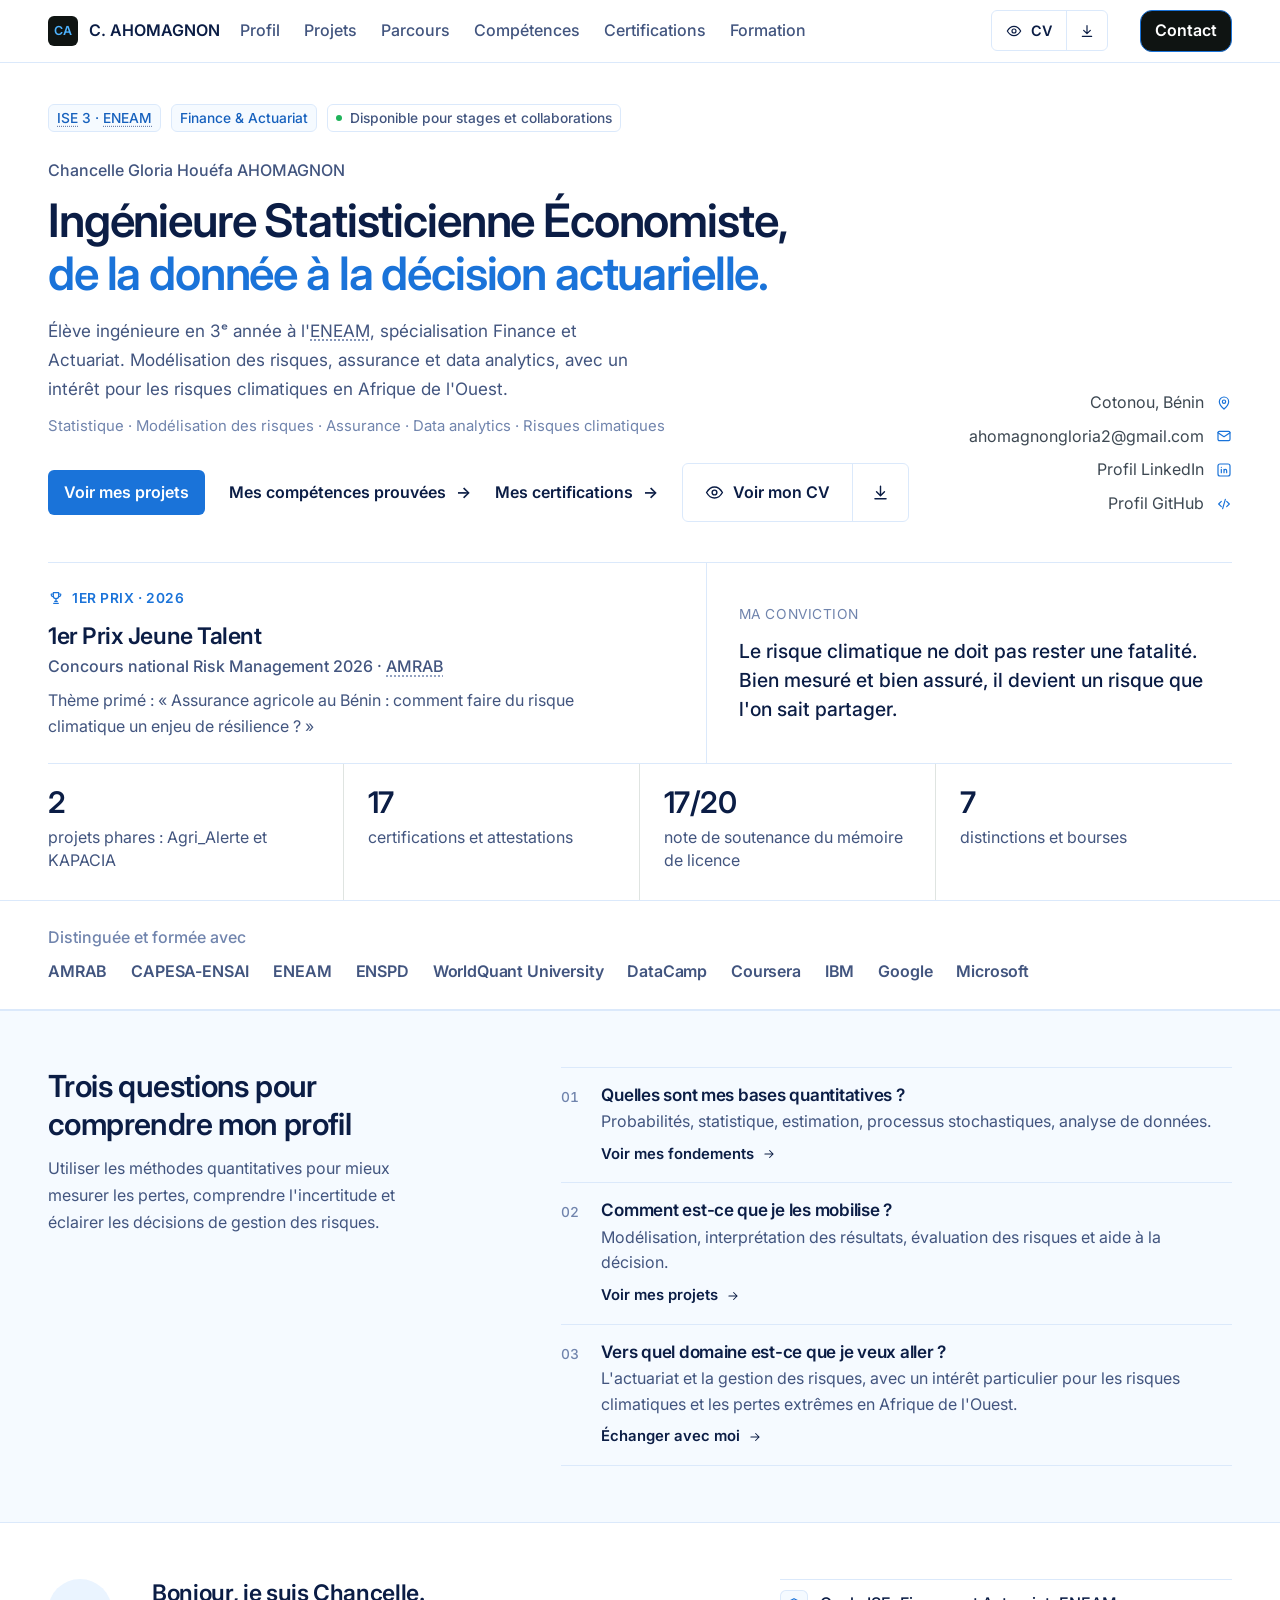
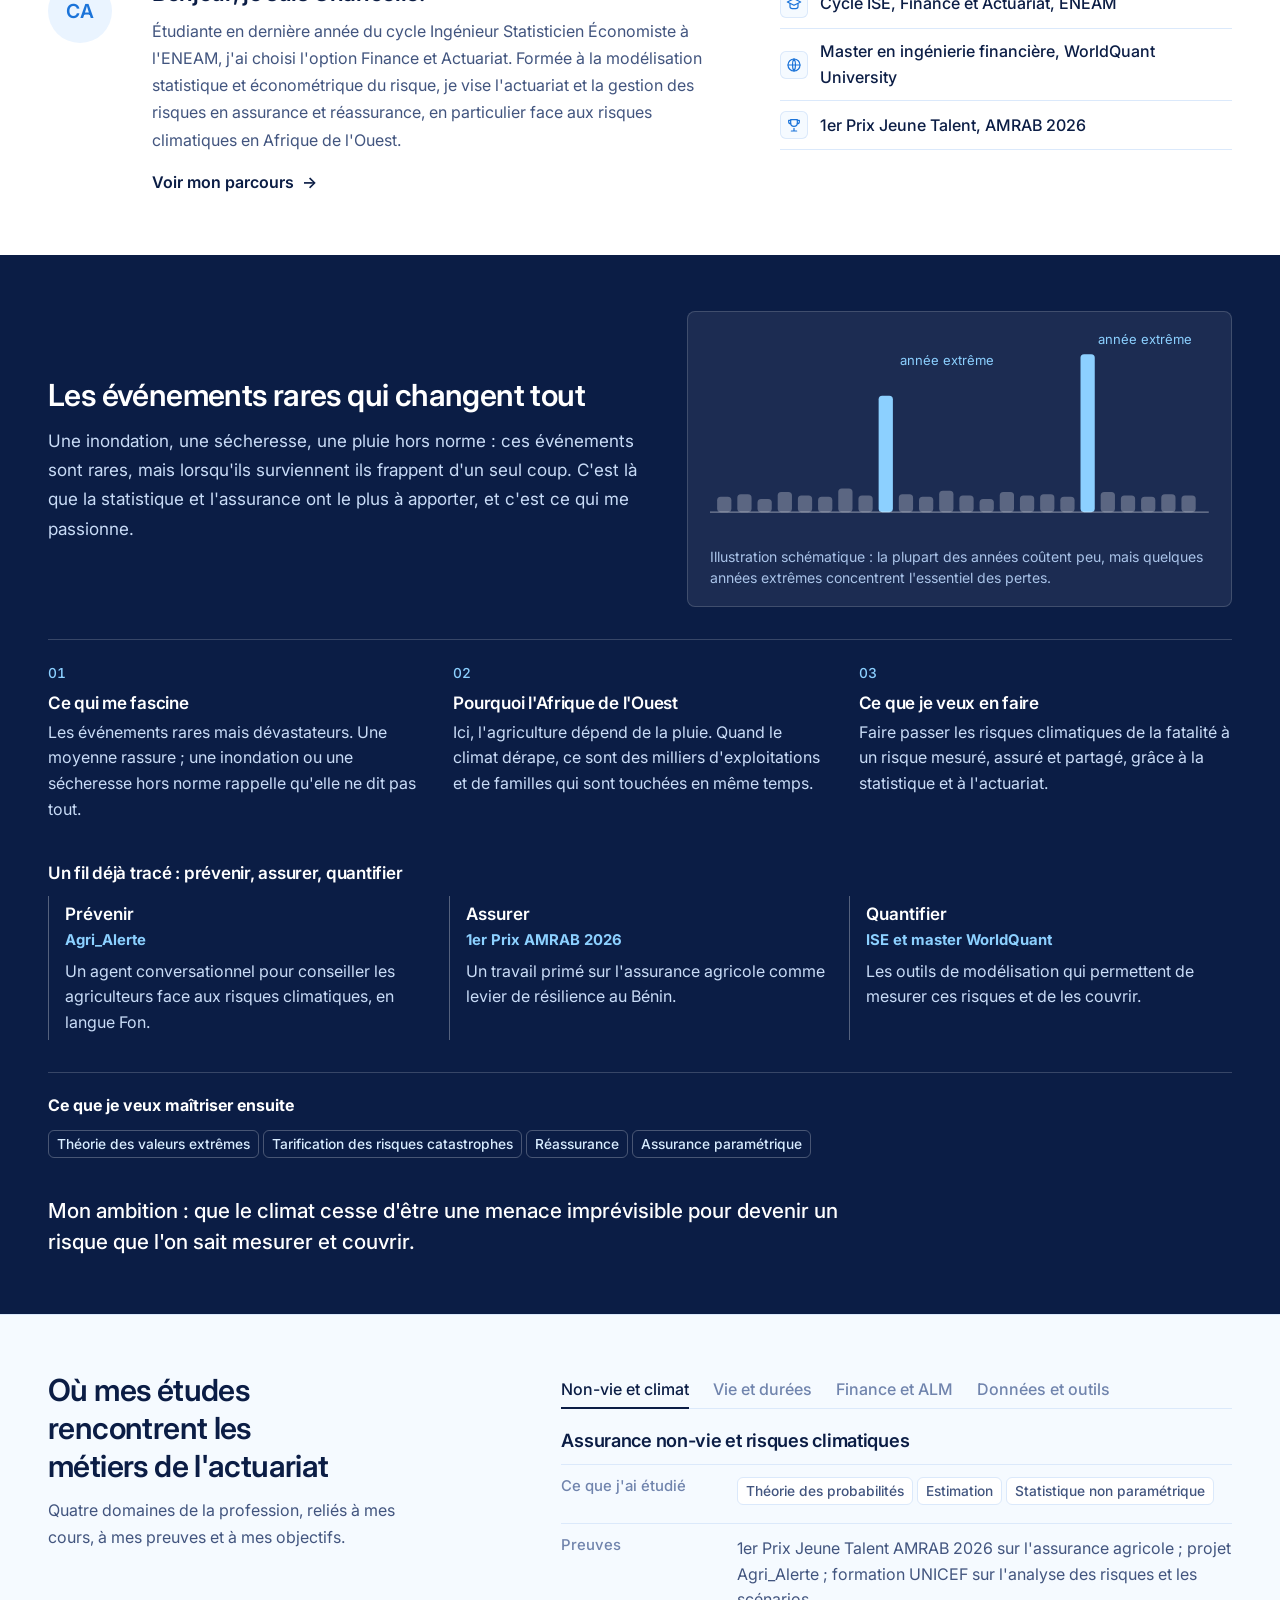
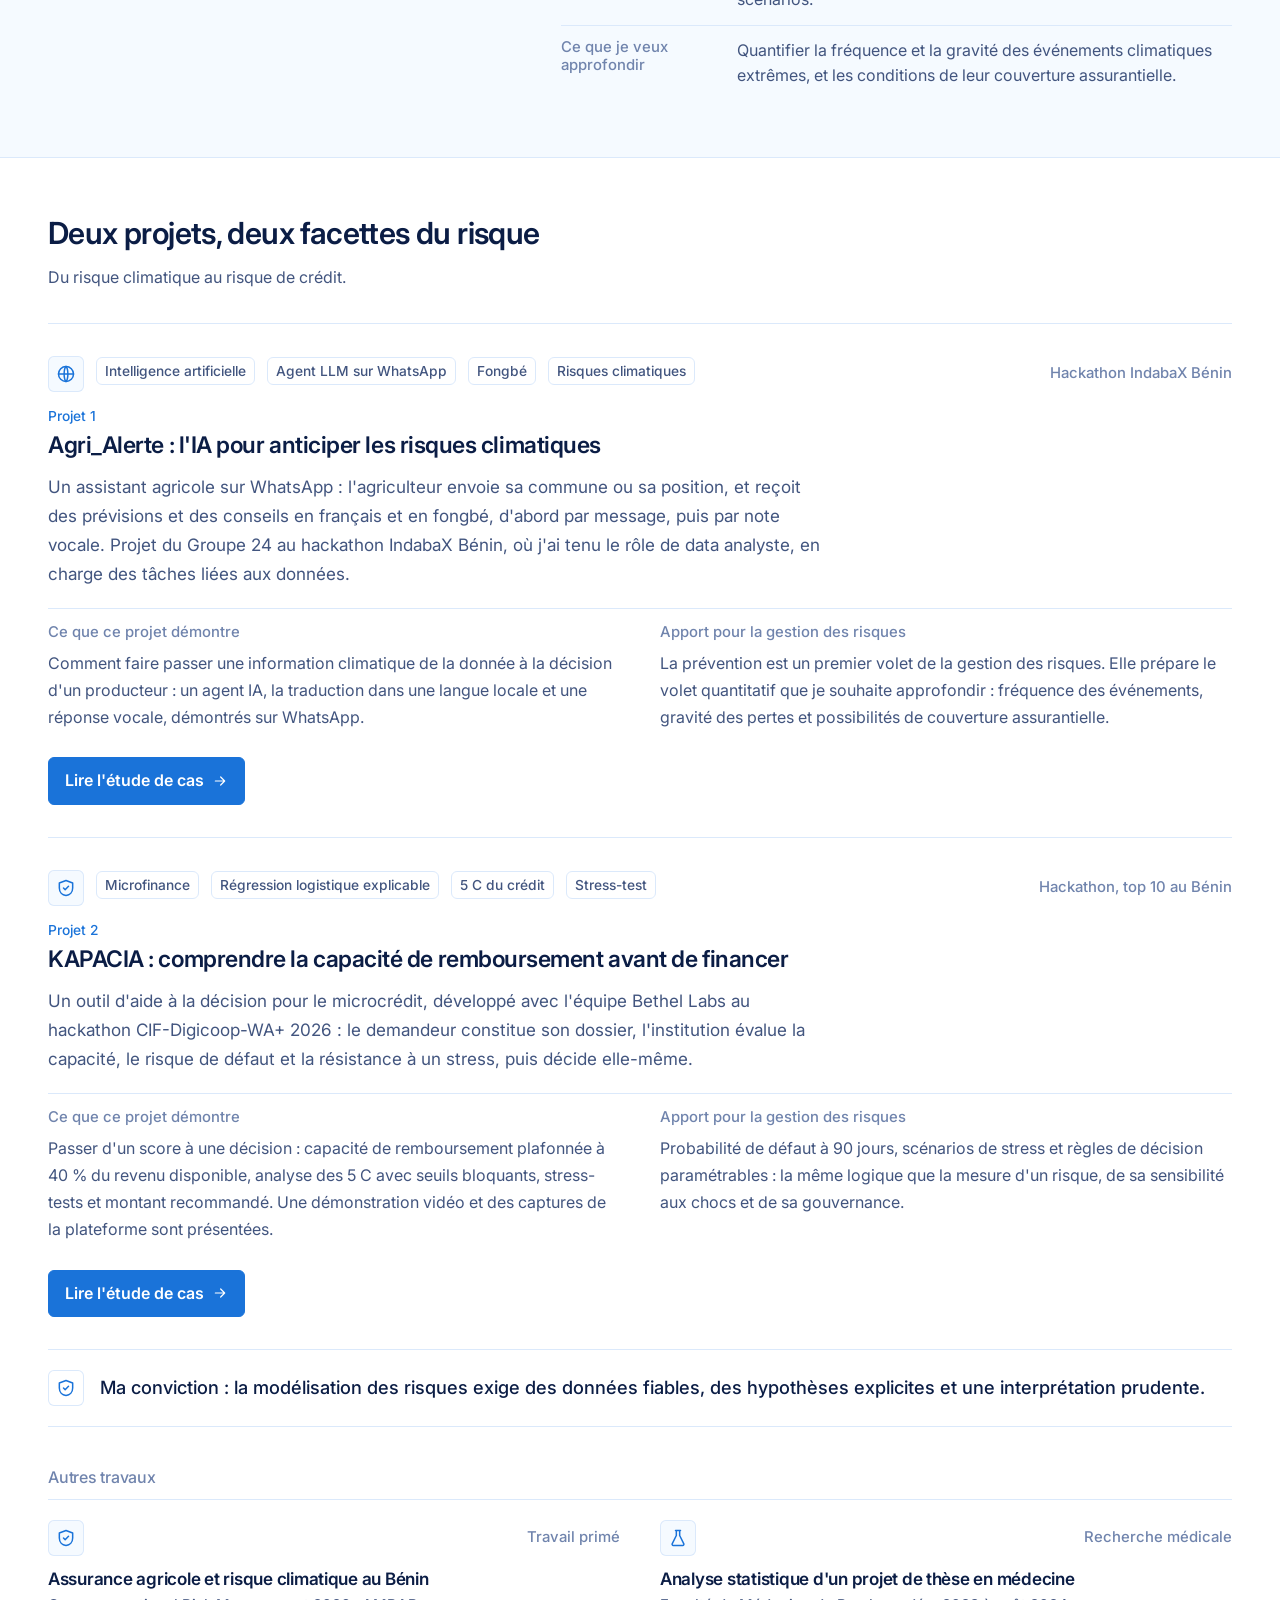
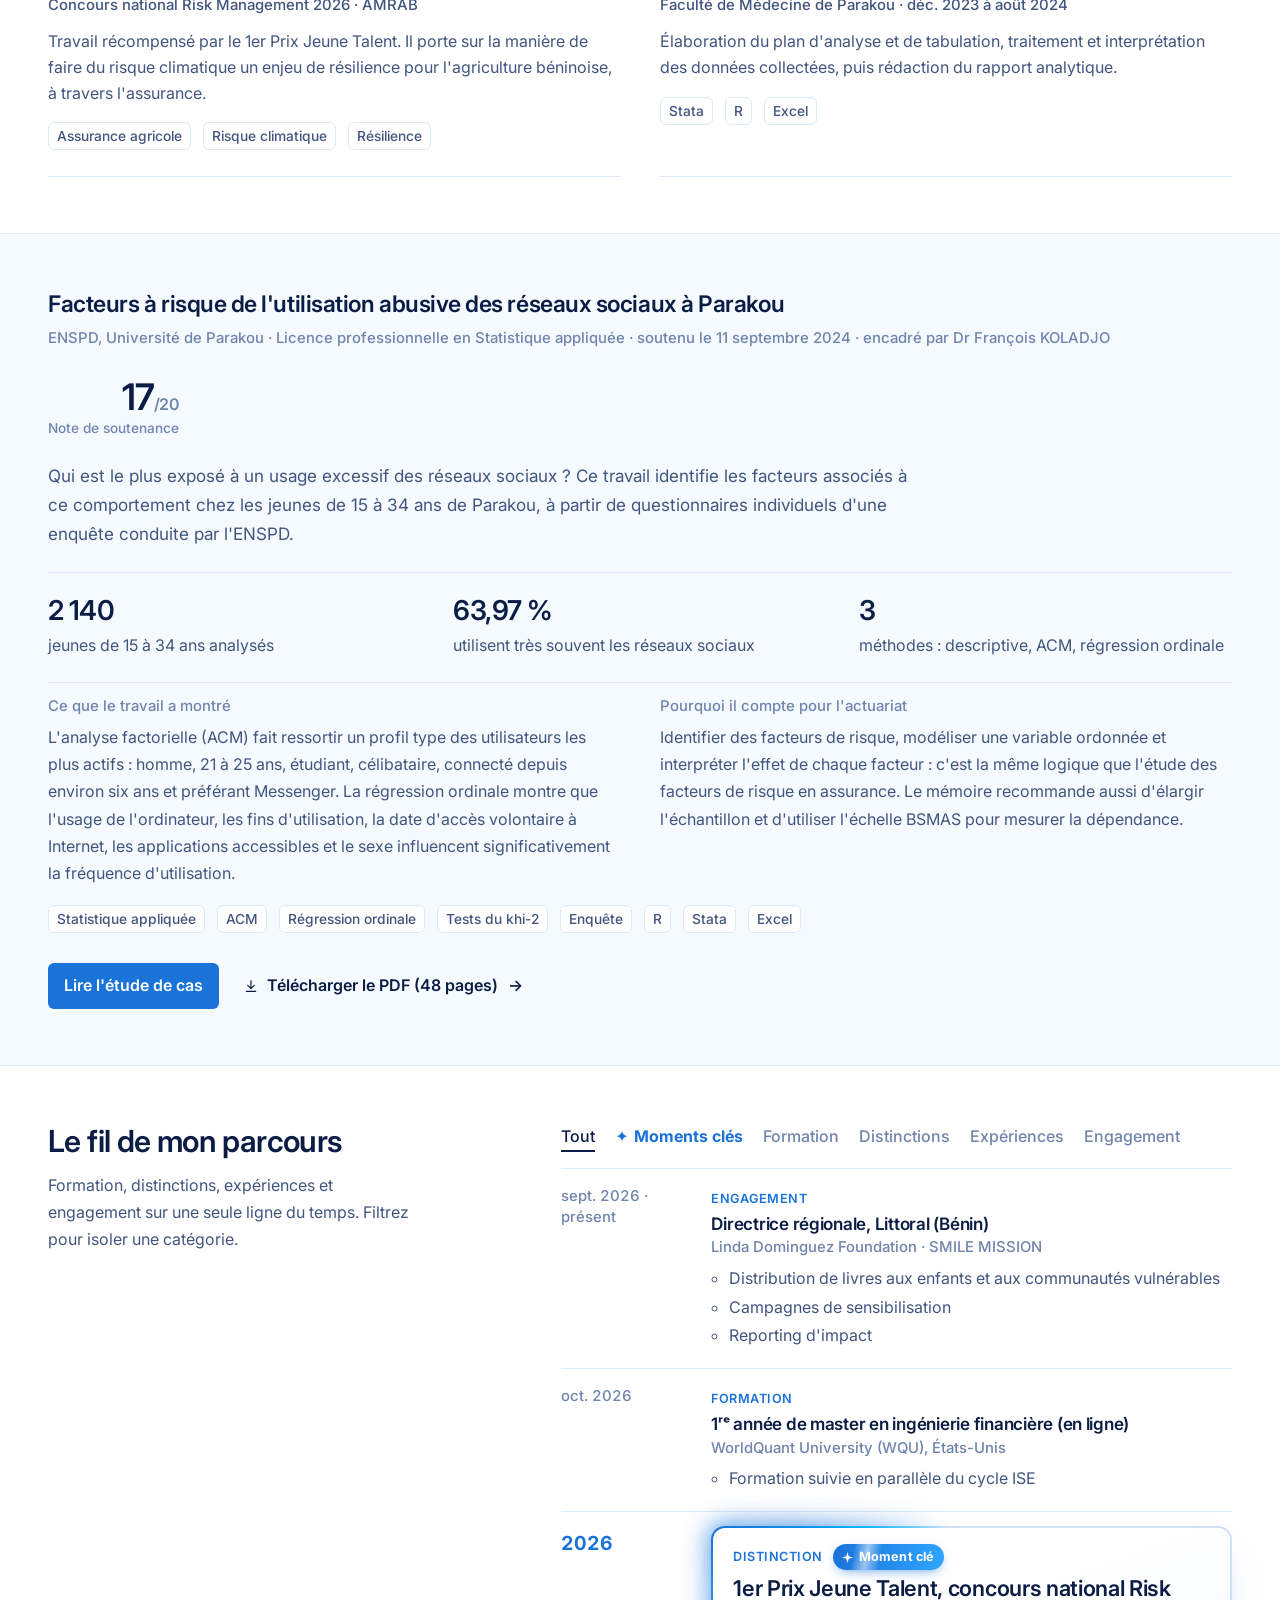
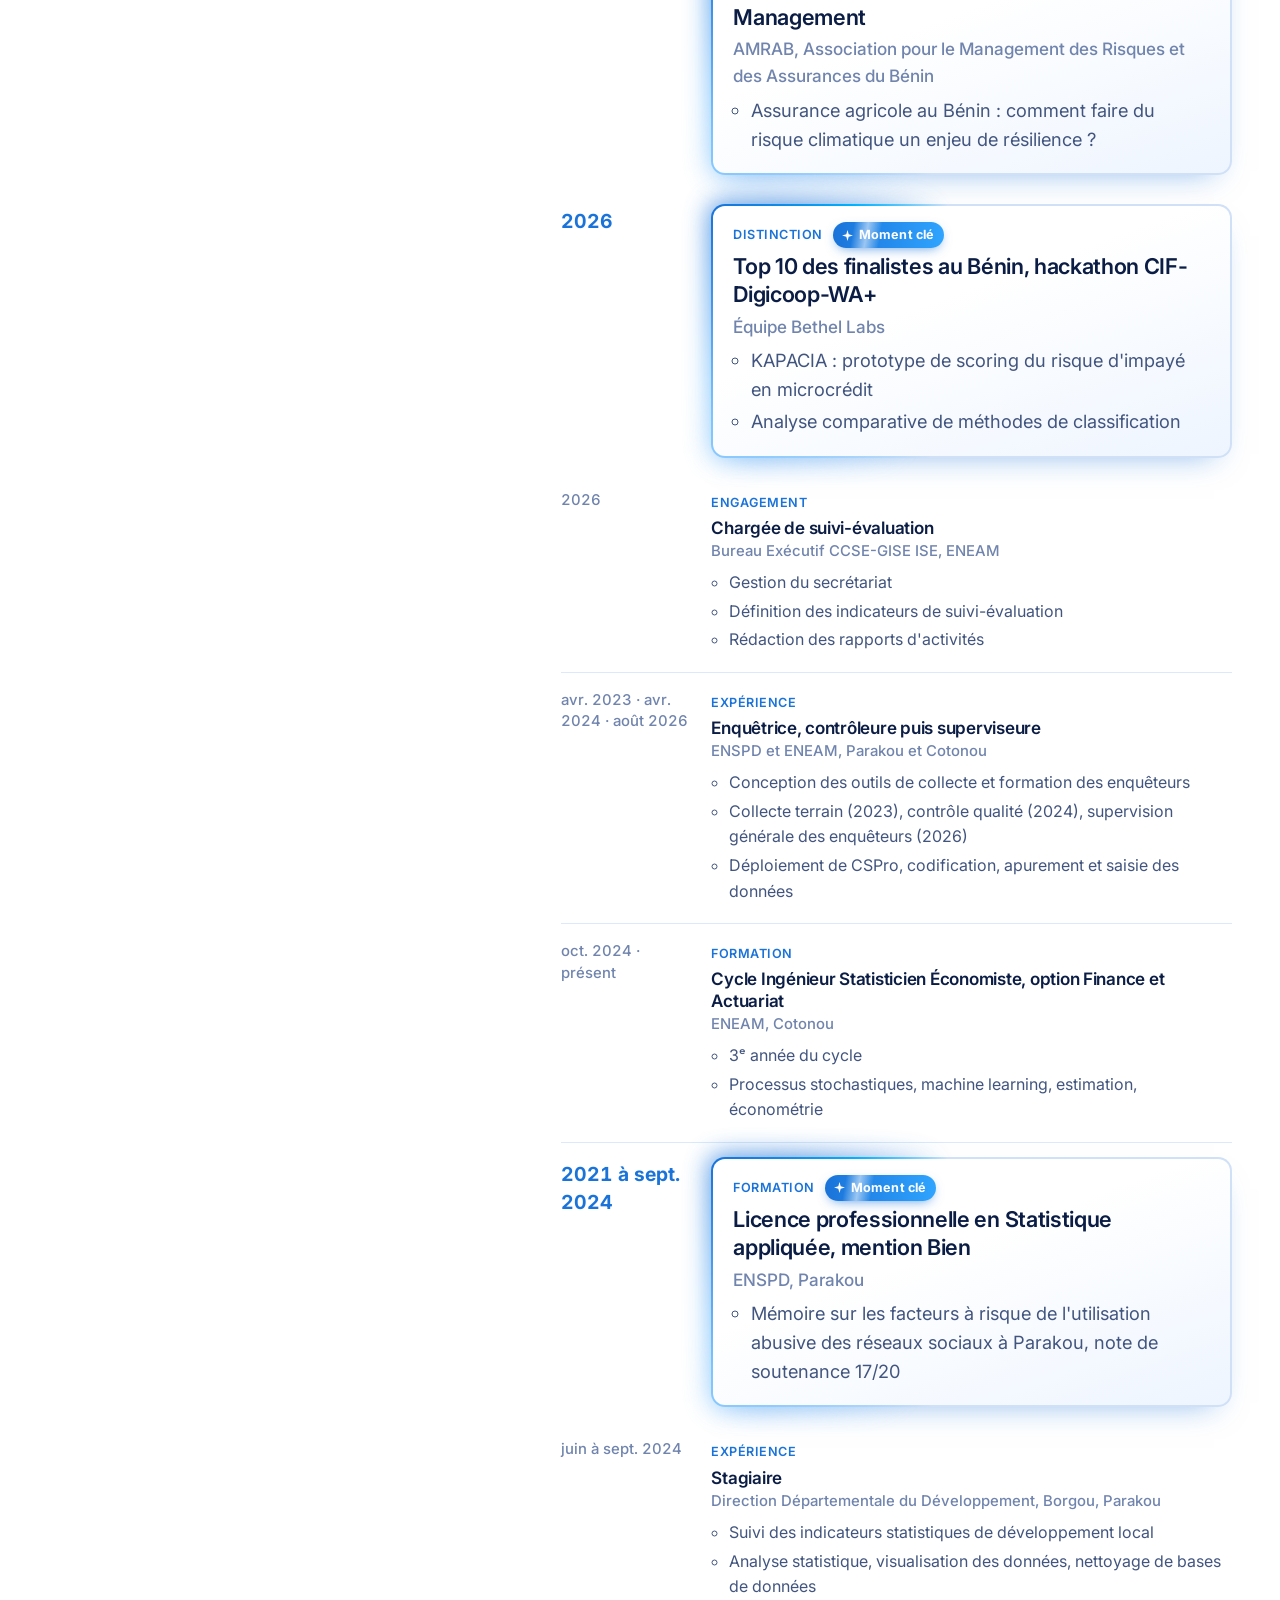
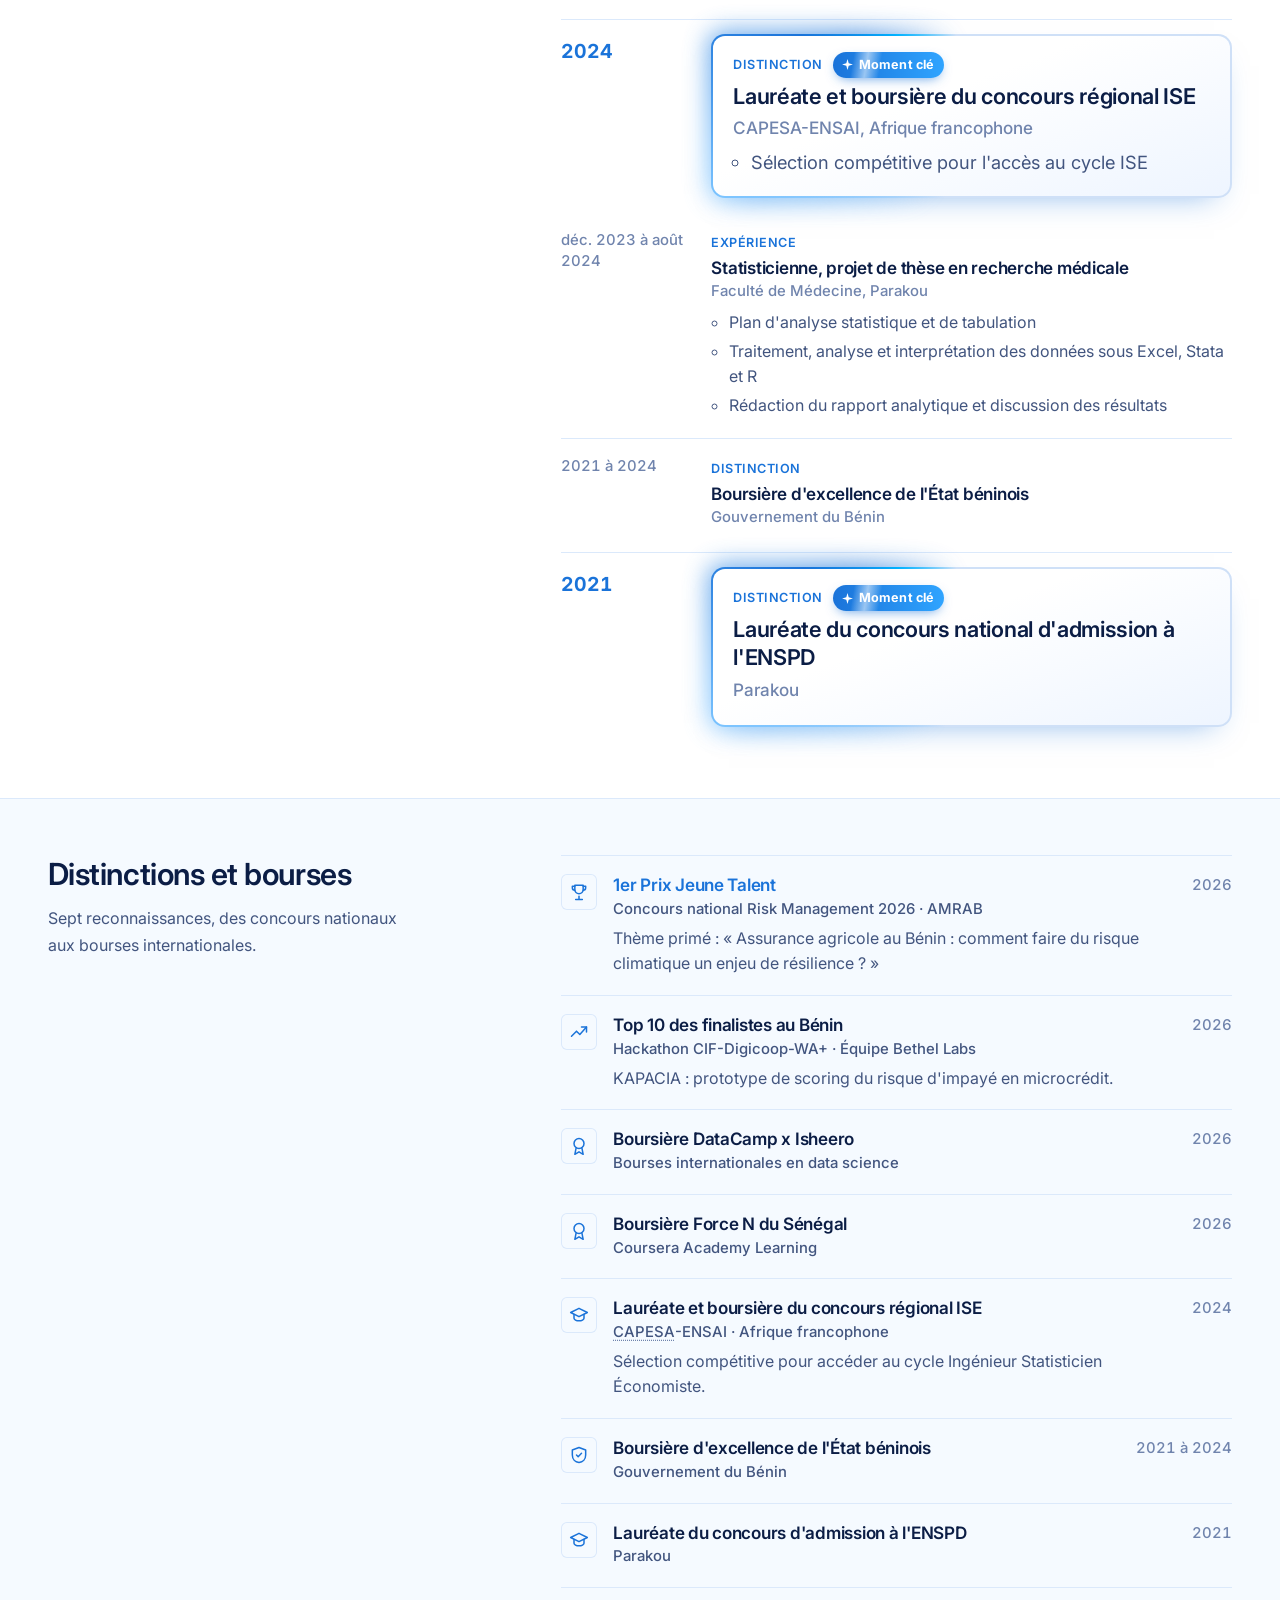
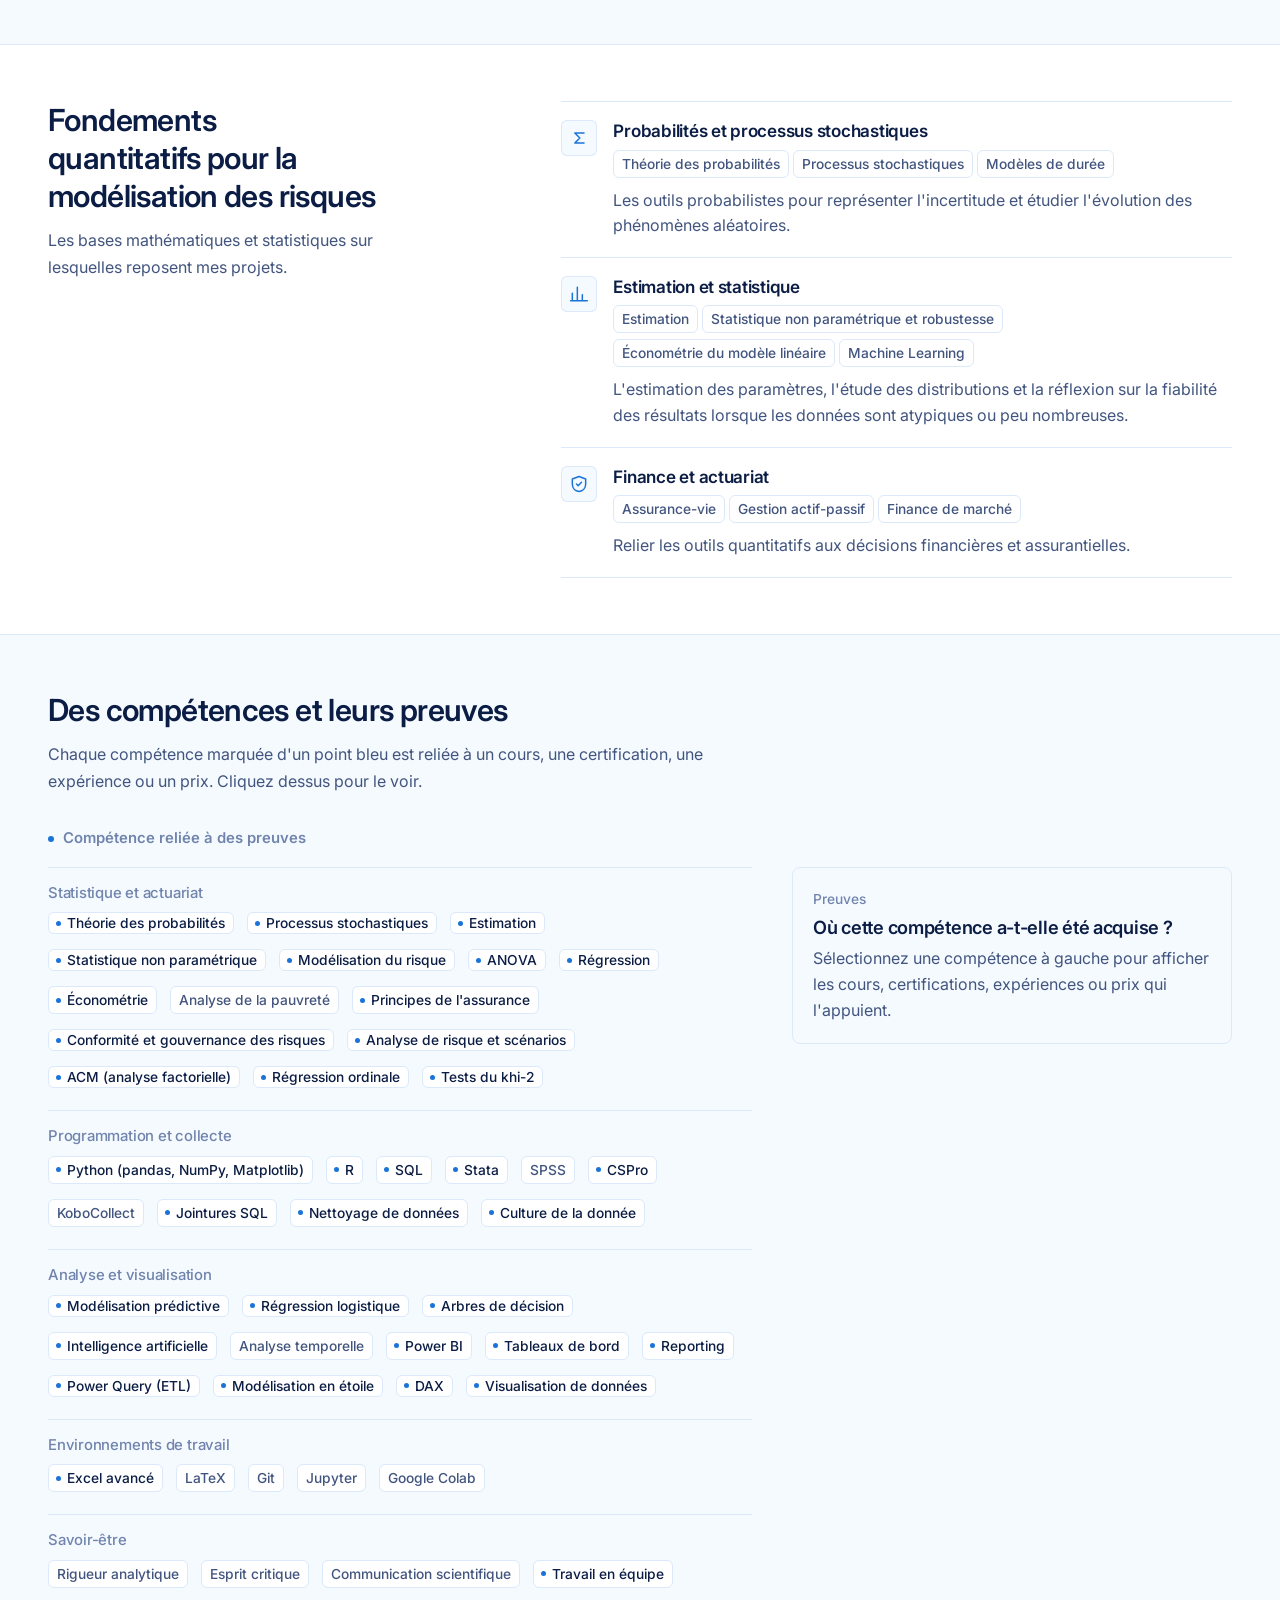
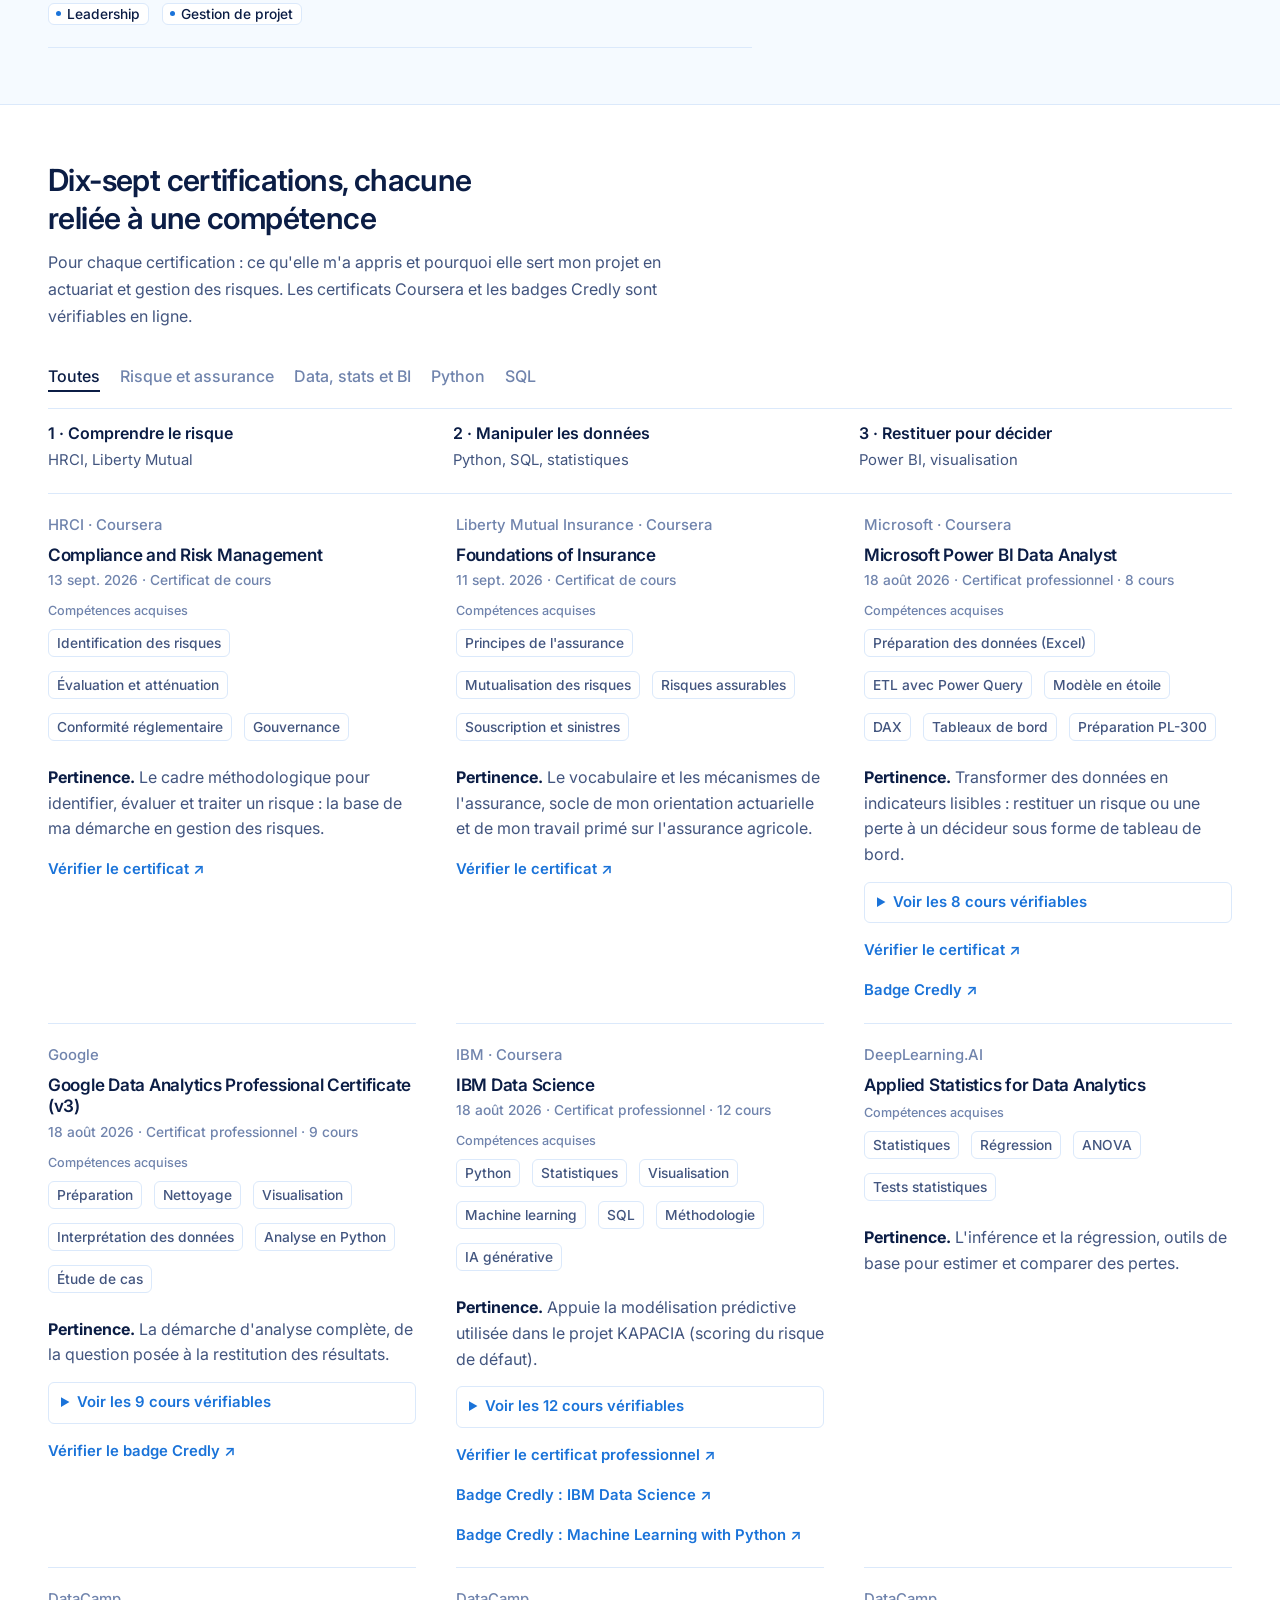
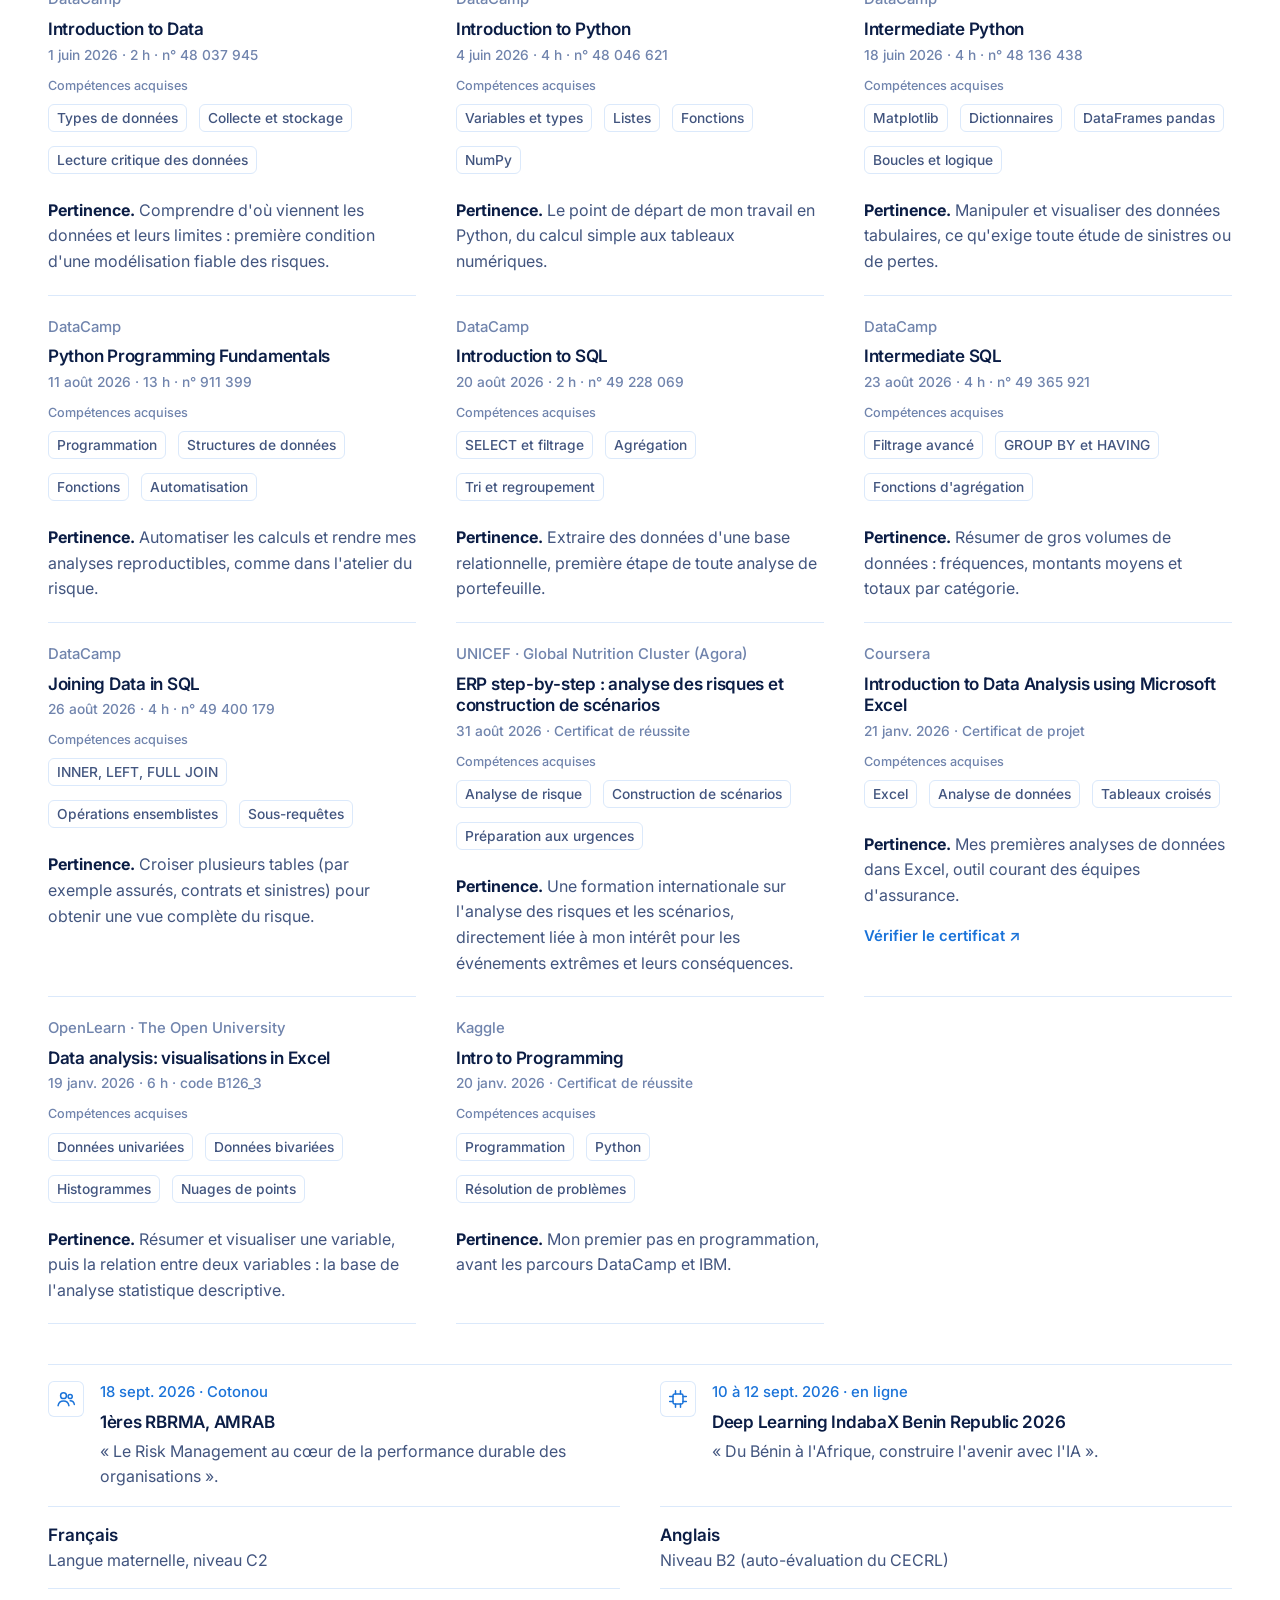
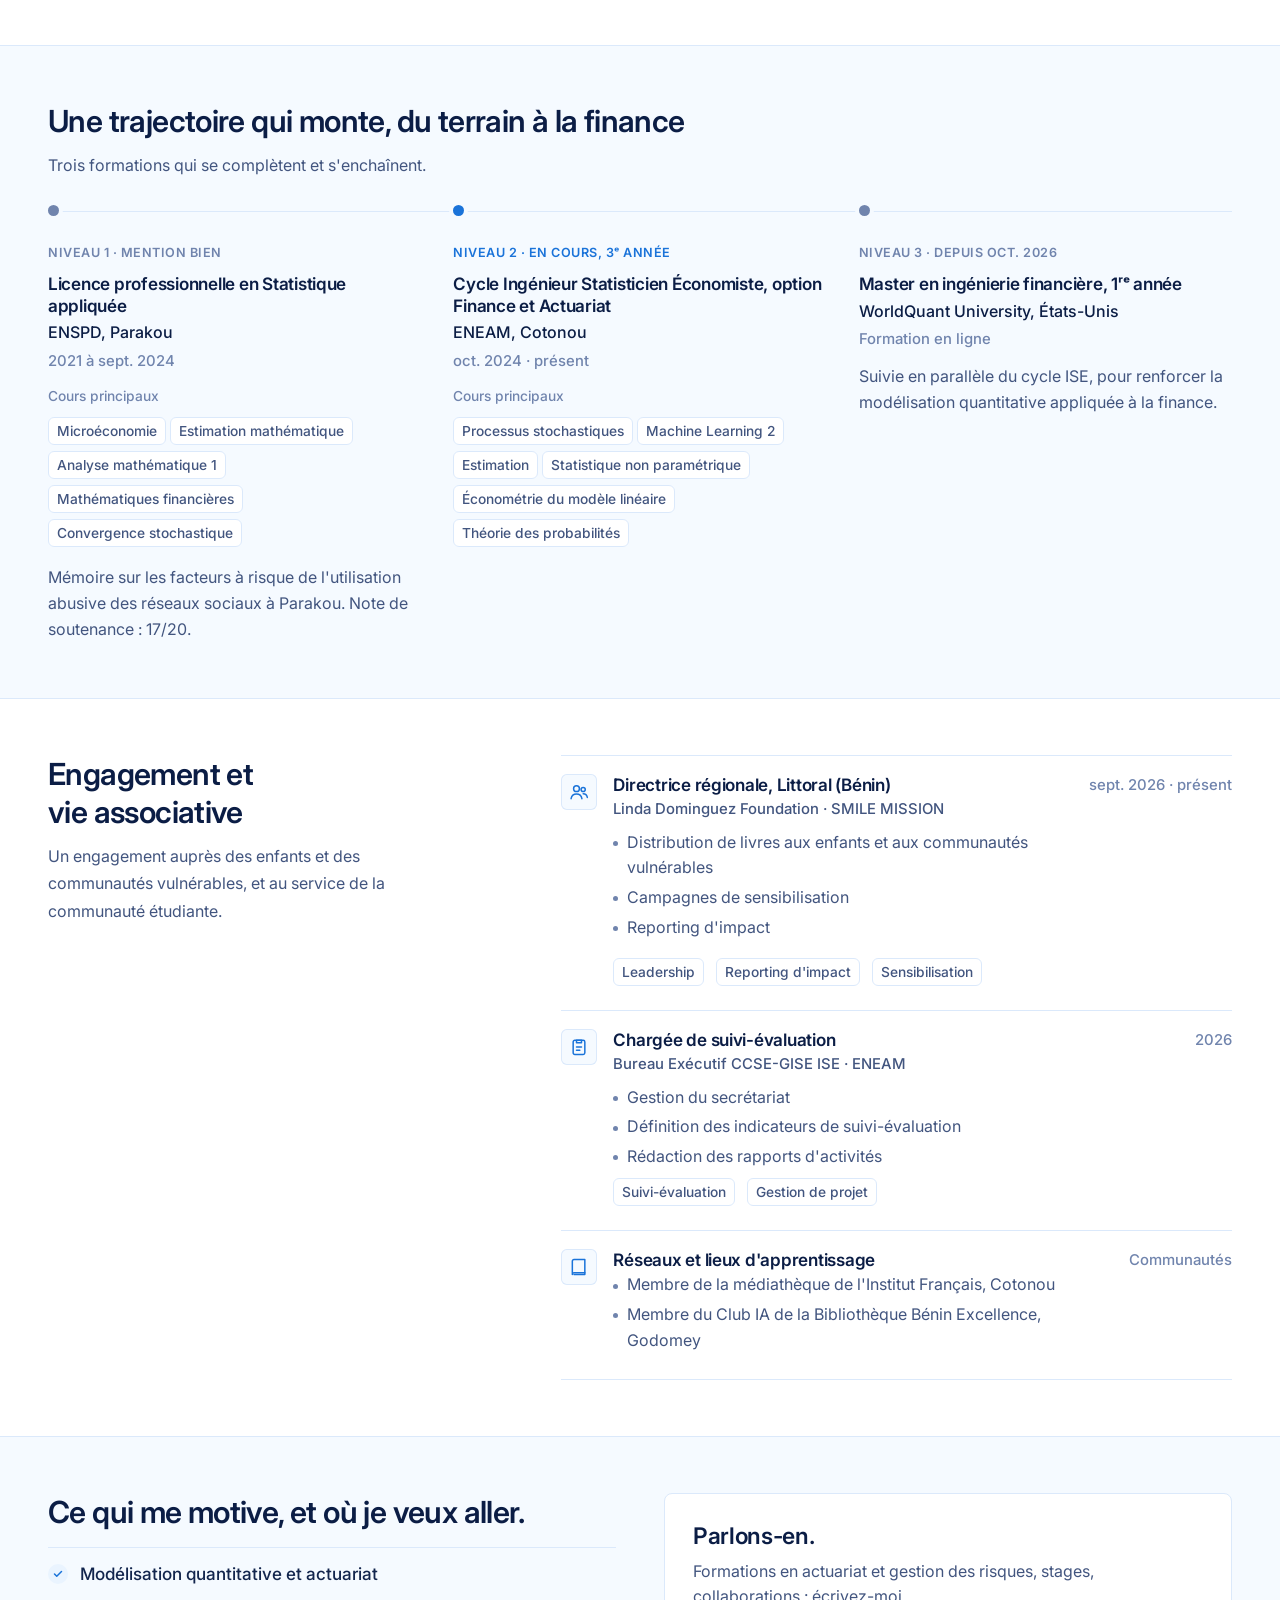
<file: index.html>
<!DOCTYPE html>
<html lang="fr">
<head>
<meta charset="UTF-8">
<meta name="viewport" content="width=device-width, initial-scale=1.0">
<title>Chancelle AHOMAGNON · Statistique, actuariat et gestion des risques</title>
<meta name="description" content="Portfolio de Chancelle Gloria Houéfa AHOMAGNON, élève ingénieure statisticienne économiste (ENEAM), option Finance et Actuariat : de la modélisation statistique à la décision face aux risques.">
<meta name="theme-color" content="#1a73d9">
<meta property="og:type" content="website">
<meta property="og:title" content="Chancelle AHOMAGNON · Statistique, actuariat et gestion des risques">
<meta property="og:description" content="Distinctions, parcours, projets et compétences d'une élève ingénieure statisticienne économiste, option Finance et Actuariat.">
<link rel="icon" href="data:image/svg+xml,%3Csvg%20xmlns='http://www.w3.org/2000/svg'%20viewBox='0%200%2032%2032'%3E%3Crect%20width='32'%20height='32'%20rx='7'%20fill='%231a73d9'/%3E%3Ctext%20x='16'%20y='23'%20text-anchor='middle'%20font-family='Segoe%20UI,system-ui,sans-serif'%20font-weight='600'%20font-size='20'%20fill='%23fff'%3EC%3C/text%3E%3C/svg%3E">
<link rel="preconnect" href="https://fonts.googleapis.com">
<link rel="preconnect" href="https://fonts.gstatic.com" crossorigin>
<link href="https://fonts.googleapis.com/css2?family=Inter:wght@400..700&family=Source+Serif+4:wght@500..800&display=swap" rel="stylesheet">
<style>
:root{
  --navy:#0b1d45;--ink:#12254d;--ink2:#42557f;--ink3:#7084ad;
  --primary:#1a73d9;--primary-d:#1560bd;--sky:#4db3ff;--sky2:#8cd0ff;--sky3:#c9e6ff;
  --pale:#eaf4ff;--pale2:#f5faff;--line:#dbe9fb;--white:#fff;
  --maxw:1180px;--font-heading:'Source Serif 4',Georgia,'Times New Roman',serif;--font-body:'Inter',system-ui,-apple-system,'Segoe UI',Roboto,sans-serif;--font-mono:ui-monospace,SFMono-Regular,Menlo,Consolas,monospace;--r:26px;--shadow:0 26px 60px -34px rgba(20,90,190,.45);
}
*{box-sizing:border-box;margin:0;padding:0;}
html{scroll-behavior:smooth;scroll-padding-top:90px;}
body{font-family:var(--font-body);font-size:17px;line-height:1.65;color:var(--ink);background:var(--white);-webkit-font-smoothing:antialiased;overflow-x:hidden;}
h1,h2,h3,h4{font-family:var(--font-heading);letter-spacing:-.025em;line-height:1.14;font-weight:800;color:var(--navy);}
a{color:inherit;text-decoration:none;}
button{font-family:inherit;cursor:pointer;}
svg{display:block;max-width:100%;}
:focus-visible{outline:3px solid var(--sky);outline-offset:3px;border-radius:10px;}
.wrap{max-width:var(--maxw);margin:0 auto;padding:0 32px;}
@media(max-width:640px){.wrap{padding:0 20px;}}
section{padding:96px 0;position:relative;}
@media(max-width:720px){section{padding:64px 0;}}
.skip{position:absolute;left:-999px;top:8px;background:#fff;padding:10px 16px;border-radius:10px;z-index:500;}
.skip:focus{left:12px;}
.progress{position:fixed;top:0;left:0;height:3px;width:0;background:linear-gradient(90deg,var(--primary),var(--sky));z-index:400;}
.bubble{width:52px;height:52px;border-radius:50%;background:var(--pale);color:var(--primary);display:grid;place-items:center;flex:0 0 auto;}
.bubble svg{width:24px;height:24px;}

.eyebrow{font-weight:700;font-size:.98rem;color:var(--primary);margin-bottom:10px;letter-spacing:.01em;}
.sec-head{max-width:700px;margin:0 auto 52px;text-align:center;}
.sec-head h2{font-size:clamp(2rem,4vw,2.9rem);}
.sec-head p{margin-top:16px;color:var(--ink2);font-size:1.12rem;}
.squig{width:96px;height:12px;color:var(--sky);margin:12px auto 0;}

.cf{position:absolute;pointer-events:none;z-index:0;}
.cf.leaf{width:30px;height:30px;border-radius:100% 0 100% 0;}
.cf.half{width:34px;height:17px;border-radius:34px 34px 0 0;}
.cf.oval{width:22px;height:11px;border-radius:50%;}
.cf.ring{width:44px;height:44px;border-radius:50%;border:5px solid var(--sky3);}

.nav{position:fixed;top:0;left:0;right:0;z-index:300;background:rgba(255,255,255,.86);backdrop-filter:blur(14px);border-bottom:1px solid var(--line);}
.nav-in{max-width:var(--maxw);margin:0 auto;padding:13px 32px;display:flex;align-items:center;justify-content:space-between;gap:20px;}
.brand{display:flex;align-items:center;gap:11px;white-space:nowrap;font-family:var(--font-heading);font-weight:800;font-size:1.05rem;color:var(--navy);}
.mark{width:38px;height:38px;border-radius:50%;background:linear-gradient(135deg,var(--primary),var(--sky));display:grid;place-items:center;color:#fff;font-size:.82rem;letter-spacing:.02em;}
.nav-links{display:flex;gap:24px;font-size:.95rem;font-weight:600;color:var(--ink2);white-space:nowrap;}
.nav-links a{position:relative;padding:4px 0;transition:color .2s;}
.nav-links a::after{content:"";position:absolute;left:0;bottom:-2px;height:2px;width:0;background:var(--primary);border-radius:2px;transition:width .25s;}
.nav-links a:hover,.nav-links a.on{color:var(--primary);}
.nav-links a:hover::after,.nav-links a.on::after{width:100%;}
.btn{display:inline-flex;align-items:center;gap:10px;padding:15px 30px;border-radius:100px;font-weight:700;font-size:1rem;border:2px solid transparent;transition:all .22s;}
.btn-main{background:var(--primary);color:#fff;box-shadow:0 14px 28px -14px rgba(26,115,217,.8);}
.btn-main:hover{background:var(--primary-d);transform:translateY(-2px);box-shadow:0 18px 34px -14px rgba(26,115,217,.9);}
.btn-white{background:#fff;color:var(--primary);}
.btn-white:hover{transform:translateY(-2px);box-shadow:0 16px 30px -14px rgba(0,0,0,.4);}
.nav .btn{padding:11px 24px;font-size:.94rem;white-space:nowrap;}
.burger{display:none;background:none;border:none;font-size:1.5rem;color:var(--navy);}
@media(max-width:1020px){
  .burger{display:block;}
  .nav-links{position:fixed;top:64px;left:0;right:0;background:#fff;flex-direction:column;gap:0;padding:8px 32px 20px;border-bottom:1px solid var(--line);transform:translateY(-130%);transition:transform .3s;}
  .nav-links.open{transform:translateY(0);}
  .nav-links a{padding:13px 0;border-bottom:1px solid var(--pale);}
  .nav .btn{display:none;}
}

.hero{padding:136px 0 76px;background:linear-gradient(180deg,#fff 0%,var(--pale2) 100%);overflow:hidden;}
.hero-grid{display:grid;grid-template-columns:1fr 1.02fr;gap:50px;align-items:center;position:relative;z-index:2;}
.hero-grid>*{min-width:0;}
@media(max-width:980px){.hero-grid{grid-template-columns:minmax(0,1fr);gap:56px;}}
.hero h1{font-size:clamp(2.6rem,5.4vw,4.2rem);line-height:1.05;margin-bottom:22px;}
.hero h1 em{font-style:normal;color:var(--primary);}
.hero .lead{font-size:1.18rem;color:var(--ink2);max-width:540px;margin-bottom:32px;}
.hero .lead b{color:var(--navy);}
.cta-row{display:flex;flex-wrap:wrap;gap:16px;align-items:center;margin-bottom:34px;}
@keyframes float{0%,100%{transform:translateY(0);}50%{transform:translateY(-9px);}}
@media(max-width:1100px){.fl.a{left:-8px;}}
@media(max-width:760px){.fl{display:none;}.hero-visual{padding:0;}.hero-visual::before{inset:-4% -4% -4% -4%;}.pchip{white-space:normal;}.lab{padding:20px 16px 18px;}.metrics{gap:8px;}.metric{padding:10px 10px;}.metric b{font-size:1.3rem;}.slider-row{gap:10px;}.slider-row label{white-space:normal;font-size:.88rem;}.cta-row{gap:12px;}}

.strip{padding:34px 0;background:var(--pale);border-block:1px solid var(--line);}
.strip p{text-align:center;font-weight:700;color:var(--ink2);margin-bottom:16px;font-size:.98rem;}
.strip-row{display:flex;flex-wrap:wrap;justify-content:center;gap:10px 34px;}
.strip-row span{font-family:var(--font-heading);font-weight:800;font-size:1.08rem;color:#4a6396;letter-spacing:-.01em;}

.expertise{background:#fff;overflow:hidden;}
.exp-grid{display:grid;grid-template-columns:repeat(3,1fr);gap:20px;position:relative;z-index:2;}
@media(max-width:940px){.exp-grid{grid-template-columns:repeat(2,1fr);}}
@media(max-width:600px){.exp-grid{grid-template-columns:1fr;}}
.exp{background:#fff;border:1px solid var(--line);border-radius:var(--r);padding:30px 28px 26px;display:flex;flex-direction:column;transition:transform .25s,box-shadow .25s,border-color .25s;}
.exp:hover{transform:translateY(-6px);box-shadow:var(--shadow);border-color:var(--sky);}
.exp .bubble{margin-bottom:18px;width:60px;height:60px;}
.exp h3{font-size:1.3rem;margin-bottom:10px;}
.exp p{color:var(--ink2);font-size:1.02rem;margin-bottom:16px;}
.more{margin-top:auto;display:inline-flex;align-items:center;gap:8px;font-weight:700;color:var(--primary);font-size:.96rem;}
.more svg{width:18px;height:18px;transition:transform .2s;}.exp:hover .more svg{transform:translateX(4px);}

.about{padding-top:0;}
.about-panel{background:linear-gradient(120deg,var(--primary) 0%,#3d9bf0 55%,var(--sky) 100%);border-radius:36px;padding:48px 52px;display:grid;grid-template-columns:auto 1.25fr 1fr;gap:44px;align-items:center;color:#fff;position:relative;overflow:hidden;box-shadow:0 40px 80px -44px rgba(26,115,217,.9);}
.about-panel::after{content:"";position:absolute;right:-90px;top:-90px;width:300px;height:300px;border-radius:50%;background:rgba(255,255,255,.08);}
@media(max-width:1000px){.about-panel{grid-template-columns:1fr;padding:38px 28px;gap:30px;}}
.mono-ring{width:168px;height:168px;position:relative;display:grid;place-items:center;}
.mono-ring i{position:absolute;border-radius:50%;border:2px solid rgba(255,255,255,.35);}
.mono-ring i:nth-child(1){inset:0;}.mono-ring i:nth-child(2){inset:14px;border-color:rgba(255,255,255,.55);}
.mono-ring b{width:104px;height:104px;border-radius:50%;background:#fff;color:var(--primary);font-family:var(--font-heading);font-size:2.1rem;font-weight:800;display:grid;place-items:center;letter-spacing:-.02em;}
.about-panel .kick{font-weight:700;color:var(--navy);font-size:.96rem;opacity:.85;margin-bottom:6px;}
.about-panel h2{color:#fff;font-size:clamp(1.9rem,3.4vw,2.6rem);margin-bottom:14px;}
.about-panel p{color:#eaf4ff;font-size:1.06rem;margin-bottom:22px;}
.hl{display:grid;gap:14px;position:relative;z-index:2;}
.hl div{display:flex;align-items:center;gap:14px;font-weight:600;font-size:1rem;}
.hl .bubble{width:44px;height:44px;background:rgba(255,255,255,.18);color:#fff;}
.hl .bubble svg{width:21px;height:21px;}

.palm{background:var(--pale2);}
.bento{display:grid;grid-template-columns:repeat(4,1fr);grid-auto-rows:minmax(168px,auto);gap:18px;}
.bt{background:#fff;border:1px solid var(--line);border-radius:var(--r);padding:26px 26px 24px;display:flex;flex-direction:column;transition:transform .25s,box-shadow .25s,border-color .25s;}
.bt:hover{transform:translateY(-5px);box-shadow:var(--shadow);border-color:var(--sky);}
.bt-top{display:flex;align-items:center;justify-content:space-between;margin-bottom:16px;}
.bt-year{font-weight:700;font-size:.9rem;color:var(--ink3);background:var(--pale2);padding:4px 12px;border-radius:100px;border:1px solid var(--line);}
.bt h3{font-size:1.2rem;margin-bottom:6px;}
.bt-org{color:var(--primary);font-weight:700;font-size:.94rem;margin-bottom:8px;}
.bt p{color:var(--ink2);font-size:.98rem;}
.b1{grid-column:1/3;grid-row:1/3;}.b2{grid-column:3/5;}.b3{grid-column:3;}.b4{grid-column:4;}.b5{grid-column:1/3;}
.bt.feature{background:linear-gradient(150deg,var(--primary),#4aa8fa);color:#fff;border:none;padding:36px 34px;justify-content:flex-end;position:relative;overflow:hidden;}
.bt.feature::before{content:"";position:absolute;right:-60px;top:-60px;width:240px;height:240px;border-radius:50%;background:rgba(255,255,255,.1);}
.bt.feature .bt-top{position:absolute;top:30px;left:34px;right:34px;margin:0;}
.bt.feature .bubble{background:rgba(255,255,255,.2);color:#fff;width:64px;height:64px;}.bt.feature .bubble svg{width:30px;height:30px;}
.bt.feature .bt-year{background:rgba(255,255,255,.2);color:#fff;border-color:transparent;}
.bt.feature h3{color:#fff;font-size:clamp(2rem,3.4vw,2.8rem);margin-bottom:10px;}
.bt.feature .bt-org{color:#d9edff;font-size:1.02rem;}
.bt.feature p{color:#fff;font-size:1.08rem;max-width:460px;}
@media(max-width:940px){
  .bento{grid-template-columns:1fr 1fr;}
  .b1{grid-column:1/3;grid-row:auto;min-height:300px;}.b2,.b5{grid-column:span 2;}.b3,.b4,.b6,.b7{grid-column:auto;}
}
@media(max-width:940px){.bt.feature{justify-content:flex-start;}.bt.feature .bt-top{position:static;margin-bottom:22px;}}
@media(max-width:560px){.bento{grid-template-columns:1fr;}.b1,.b2,.b5{grid-column:auto;}}

.form{background:#fff;overflow:hidden;}
.steps{display:grid;grid-template-columns:repeat(3,1fr);gap:22px;align-items:start;position:relative;z-index:2;}
@media(max-width:940px){.steps{grid-template-columns:1fr;align-items:stretch;}.step.s1,.step.s2,.step.s3{margin-top:0;}}
.step{background:#fff;border:1px solid var(--line);border-radius:var(--r);padding:30px 28px;position:relative;transition:transform .25s,box-shadow .25s;}
.step:hover{box-shadow:var(--shadow);}
.step.s1{margin-top:112px;}.step.s2{margin-top:56px;background:var(--pale2);border-color:var(--sky3);}.step.s3{margin-top:0;}
.step .lvl{display:inline-flex;align-items:center;gap:8px;font-weight:700;font-size:.9rem;color:var(--primary);background:var(--pale);padding:6px 14px;border-radius:100px;margin-bottom:16px;}
.step .lvl svg{width:17px;height:17px;}
.step.s2 .lvl{background:var(--primary);color:#fff;}
.step h3{font-size:1.38rem;margin-bottom:6px;}
.step .org{color:var(--primary);font-weight:700;margin-bottom:4px;}
.step .when{color:var(--ink3);font-size:.96rem;margin-bottom:18px;font-weight:600;}
.step .cap{font-size:.86rem;font-weight:700;color:var(--ink3);margin-bottom:10px;letter-spacing:.02em;text-transform:uppercase;}
.cc{display:inline-block;font-size:.9rem;font-weight:600;padding:6px 13px;border-radius:100px;background:var(--pale);color:#2a5ca8;margin:0 6px 8px 0;}
.step.s2 .cc{background:#fff;border:1px solid var(--sky3);}
.step .note{margin-top:8px;font-size:.98rem;color:var(--ink2);border-top:1px solid var(--line);padding-top:14px;}

.parc{background:var(--pale2);}
.chips-bar{display:flex;flex-wrap:wrap;gap:10px;margin-bottom:38px;justify-content:center;}
.fchip{font-size:.94rem;font-weight:700;padding:10px 20px;border-radius:100px;border:1.5px solid var(--line);background:#fff;color:var(--ink2);transition:all .2s;}
.fchip:hover{border-color:var(--primary);color:var(--primary);}
.fchip.active{background:var(--primary);border-color:var(--primary);color:#fff;}
.tl{list-style:none;position:relative;max-width:980px;margin:0 auto;}
.tl::before{content:"";position:absolute;left:176px;top:8px;bottom:8px;width:3px;border-radius:3px;background:linear-gradient(180deg,var(--sky),var(--sky3));}
.tl-item{display:grid;grid-template-columns:150px 1fr;gap:52px;padding-bottom:26px;position:relative;}
.tl-item.hidden{display:none;}
.tl-item::before{content:"";position:absolute;left:169px;top:9px;width:17px;height:17px;border-radius:50%;background:#fff;border:4px solid var(--primary);z-index:2;}
.tl-item[data-k=distinction]::before{border-color:var(--sky);background:var(--sky3);}
.tl-item[data-k=experience]::before{border-color:var(--navy);}
.tl-item[data-k=engagement]::before{border-color:var(--sky);background:#fff;}
.tl-date{text-align:right;font-weight:700;font-size:.9rem;color:var(--ink3);padding-top:5px;line-height:1.45;}
.tl-card{background:#fff;border:1px solid var(--line);border-radius:22px;padding:22px 26px;margin-left:10px;transition:transform .22s,box-shadow .22s,border-color .22s;}
.tl-card:hover{transform:translateX(5px);box-shadow:var(--shadow);border-color:var(--sky);}
.kind{display:inline-block;font-weight:700;font-size:.78rem;letter-spacing:.06em;text-transform:uppercase;color:var(--primary);background:var(--pale);padding:3px 11px;border-radius:100px;margin-bottom:9px;}
.tl-card h4{font-size:1.2rem;margin-bottom:4px;}
.tl-org{color:var(--ink3);font-size:.98rem;font-weight:600;margin-bottom:8px;}
.tl-card ul{padding-left:18px;color:var(--ink2);font-size:1rem;}
.tl-card li{margin-bottom:3px;}
@media(max-width:760px){
  .tl::before{left:8px;}
  .tl-item{grid-template-columns:1fr;gap:6px;padding-left:36px;}
  .tl-item::before{left:0;}
  .tl-date{text-align:left;padding-top:0;}
  .tl-card{margin-left:0;}
}

.projets{background:#fff;overflow:hidden;}
.proj-grid{display:grid;grid-template-columns:1fr 1fr;gap:22px;position:relative;z-index:2;}
@media(max-width:820px){.proj-grid{grid-template-columns:1fr;}}
.proj{background:linear-gradient(180deg,#fff,var(--pale2));border:1px solid var(--line);border-radius:var(--r);padding:30px 30px 26px;transition:transform .25s,box-shadow .25s,border-color .25s;}
.proj:hover{transform:translateY(-6px);box-shadow:var(--shadow);border-color:var(--sky);}
.proj-top{display:flex;align-items:center;justify-content:space-between;margin-bottom:18px;}
.proj-tag{font-weight:700;font-size:.82rem;color:var(--primary);background:var(--pale);padding:5px 14px;border-radius:100px;}
.proj h3{font-size:1.38rem;margin-bottom:8px;}
.proj-org{color:var(--primary);font-weight:700;font-size:.96rem;margin-bottom:12px;}
.proj p{color:var(--ink2);font-size:1.02rem;margin-bottom:16px;}
.tags{display:flex;flex-wrap:wrap;gap:8px;}
.tag{font-size:.86rem;font-weight:600;padding:5px 13px;border-radius:100px;background:var(--pale);color:#2a5ca8;}

.comp{background:var(--pale2);}
.legend{font-size:.96rem;color:var(--ink3);margin-bottom:22px;display:flex;align-items:center;gap:9px;justify-content:center;font-weight:600;}
.legend i{width:10px;height:10px;border-radius:50%;background:var(--primary);display:inline-block;}
.comp-layout{display:grid;grid-template-columns:1.35fr 1fr;gap:28px;align-items:start;}
@media(max-width:940px){.comp-layout{grid-template-columns:1fr;}}
.sk-groups{display:grid;gap:18px;}
.sk-group{background:#fff;border:1px solid var(--line);border-radius:var(--r);padding:24px 26px;}
.sk-group h4{font-size:1.12rem;margin-bottom:14px;}
.sk-chips{display:flex;flex-wrap:wrap;gap:9px;}
.sk{font-size:.96rem;font-weight:600;padding:8px 16px;border-radius:100px;border:1.5px solid var(--line);background:var(--pale2);color:var(--ink2);font-family:inherit;}
.sk.has{background:#fff;border-color:var(--sky);color:var(--primary);position:relative;padding-left:28px;transition:all .2s;}
.sk.has::before{content:"";position:absolute;left:12px;top:50%;width:8px;height:8px;margin-top:-4px;border-radius:50%;background:var(--primary);}
.sk.has:hover{background:var(--pale);}
.sk.has.sel{background:var(--primary);color:#fff;border-color:var(--primary);}
.sk.has.sel::before{background:#fff;}
.proof{position:sticky;top:98px;background:linear-gradient(150deg,var(--primary),#3d9bf0);color:#fff;border-radius:30px;padding:32px 30px;min-height:280px;box-shadow:0 34px 70px -40px rgba(26,115,217,.9);}
@media(max-width:940px){.proof{position:relative;top:0;}}
.proof h3{font-size:1.4rem;margin-bottom:8px;color:#fff;}
.proof .hint{color:#eaf4ff;font-size:1.02rem;}
.proof-kicker{font-weight:700;font-size:.86rem;letter-spacing:.06em;text-transform:uppercase;color:#d9edff;margin-bottom:12px;}
.proof ul{list-style:none;margin-top:18px;display:grid;gap:12px;}
.proof li{background:rgba(255,255,255,.16);border:1px solid rgba(255,255,255,.28);border-radius:16px;padding:13px 17px;font-size:1rem;}
.proof li b{display:block;font-size:.76rem;letter-spacing:.07em;text-transform:uppercase;color:#d9edff;margin-bottom:3px;}

.certs{background:#fff;}
.cert-grid{display:grid;grid-template-columns:repeat(3,1fr);gap:20px;}
@media(max-width:940px){.cert-grid{grid-template-columns:repeat(2,1fr);}}
@media(max-width:600px){.cert-grid{grid-template-columns:1fr;}}
.cert{border:1px solid var(--line);border-radius:var(--r);padding:26px 24px;background:linear-gradient(180deg,#fff,var(--pale2));display:flex;flex-direction:column;transition:transform .25s,box-shadow .25s,border-color .25s;}
.cert:hover{transform:translateY(-5px);box-shadow:var(--shadow);border-color:var(--sky);}
.cert.hidden{display:none;}
.cert-org{font-weight:700;font-size:.9rem;color:var(--primary);margin-bottom:10px;}
.cert h4{font-size:1.28rem;margin-bottom:16px;line-height:1.25;}
.cert .tags{margin-top:auto;}
.cert-link{margin-top:16px;font-weight:700;font-size:.94rem;color:var(--primary);}
.cert-link:hover{text-decoration:underline;}
.extras{margin-top:56px;display:grid;grid-template-columns:1fr 1fr;gap:20px;}
@media(max-width:820px){.extras{grid-template-columns:1fr;}}
.event{border-radius:var(--r);padding:28px;background:var(--pale);display:flex;gap:18px;align-items:flex-start;}
.event .bubble{background:#fff;}
.event .when{font-weight:700;font-size:.9rem;color:var(--primary);margin-bottom:6px;}
.event h4{font-size:1.2rem;margin-bottom:6px;}
.event p{color:var(--ink2);font-size:1rem;}
.langs{margin-top:20px;display:flex;flex-wrap:wrap;gap:16px;}
.lang{flex:1 1 260px;border:1px solid var(--line);border-radius:var(--r);padding:20px 24px;background:var(--pale2);}
.lang b{font-family:var(--font-heading);font-size:1.2rem;display:block;color:var(--navy);}
.lang span{color:var(--ink2);font-size:1rem;}
.comm{margin-top:20px;color:var(--ink2);font-size:1rem;text-align:center;}

.contact{background:linear-gradient(180deg,var(--pale2),var(--pale));overflow:hidden;}
.cta-grid{display:grid;grid-template-columns:1fr 1fr;gap:48px;align-items:center;position:relative;z-index:2;}
@media(max-width:900px){.cta-grid{grid-template-columns:1fr;gap:34px;}}
.cta-grid h2{font-size:clamp(2rem,4vw,2.9rem);margin-bottom:22px;}
.checks{list-style:none;display:grid;gap:14px;margin-bottom:6px;}
.checks li{display:flex;align-items:center;gap:13px;font-weight:600;font-size:1.06rem;color:var(--ink);}
.checks li i{width:28px;height:28px;border-radius:50%;background:var(--primary);color:#fff;display:grid;place-items:center;flex:0 0 auto;}
.checks li i svg{width:15px;height:15px;stroke-width:3;}
.cta-card{background:#fff;border-radius:32px;padding:44px 38px;text-align:center;box-shadow:0 40px 80px -44px rgba(20,90,190,.7);border:1px solid var(--line);position:relative;}
.cta-card h3{font-size:2.1rem;margin-bottom:10px;}
.cta-card p{color:var(--ink2);margin-bottom:26px;}
.mail{display:inline-flex;align-items:center;justify-content:center;gap:12px;width:100%;padding:18px 20px;border-radius:100px;background:var(--primary);color:#fff;font-weight:700;font-size:clamp(1rem,2.2vw,1.2rem);box-shadow:0 18px 34px -16px rgba(26,115,217,.9);transition:all .22s;word-break:break-all;}
.mail:hover{background:var(--primary-d);transform:translateY(-2px);}
.mail svg{width:22px;height:22px;flex:0 0 auto;}
.cta-card small{display:block;margin-top:16px;color:var(--ink3);font-weight:600;}
.future{position:absolute;z-index:3;top:-26px;right:26px;background:#fff;border-radius:20px;padding:12px 20px;box-shadow:0 22px 44px -22px rgba(20,90,190,.6);border:1px solid var(--line);font-family:var(--font-heading);font-weight:800;font-size:.98rem;color:var(--navy);animation:float 7s ease-in-out infinite;}
@media(max-width:900px){.future{display:none;}}
footer{background:#fff;color:var(--ink3);padding:26px 0;border-top:1px solid var(--line);font-size:.94rem;}
.foot{display:flex;justify-content:space-between;flex-wrap:wrap;gap:10px;font-weight:600;}


/* ajouts : fil conducteur, projets phares, fondements */
.hero h1{font-size:clamp(2.3rem,4.5vw,3.4rem);line-height:1.08;}
.fil-grid{display:grid;grid-template-columns:repeat(3,1fr);gap:20px;position:relative;z-index:2;}
@media(max-width:900px){.fil-grid{grid-template-columns:1fr;}}
.fq{background:#fff;border:1px solid var(--line);border-radius:var(--r);padding:32px 28px 26px;display:flex;flex-direction:column;transition:transform .25s,box-shadow .25s,border-color .25s;}
.fq:hover{transform:translateY(-6px);box-shadow:var(--shadow);border-color:var(--sky);}
.fnum{width:54px;height:54px;border-radius:50%;background:var(--primary);color:#fff;font-family:var(--font-heading);font-weight:800;font-size:1.5rem;display:grid;place-items:center;margin-bottom:18px;}
.fq h3{font-size:1.32rem;margin-bottom:10px;}
.fq p{color:var(--ink2);font-size:1.03rem;margin-bottom:16px;}
.feat-list{display:grid;gap:22px;position:relative;z-index:2;}
.feat{background:#fff;border:1px solid var(--line);border-radius:30px;padding:34px 36px;transition:box-shadow .25s,border-color .25s,transform .25s;}
.feat:hover{box-shadow:var(--shadow);border-color:var(--sky);}
.feat:first-child{background:linear-gradient(180deg,#fff,var(--pale2));border-color:var(--sky3);}
.feat-head{display:flex;align-items:center;gap:16px;flex-wrap:wrap;margin-bottom:18px;}
.feat-tags{display:flex;flex-wrap:wrap;gap:8px;flex:1 1 280px;}
.feat-badge{font-weight:700;font-size:.84rem;color:#fff;background:var(--primary);padding:6px 15px;border-radius:100px;white-space:nowrap;}
.feat h3{font-size:clamp(1.4rem,2.6vw,1.9rem);margin-bottom:12px;}
.feat h3 .idx{display:block;font-family:var(--font-body);font-size:.86rem;font-weight:700;color:var(--primary);letter-spacing:.06em;text-transform:uppercase;margin-bottom:6px;}
.feat-desc{color:var(--ink2);font-size:1.1rem;max-width:860px;margin-bottom:22px;}
.feat-cols{display:grid;grid-template-columns:1fr 1fr;gap:18px;margin-bottom:6px;}
@media(max-width:820px){.feat-cols{grid-template-columns:1fr;}.feat{padding:26px 22px;}}
.feat-cols>div{background:var(--pale2);border:1px solid var(--line);border-radius:20px;padding:20px 22px;}
.feat-cols h4{font-size:.92rem;color:var(--primary);margin-bottom:8px;font-family:var(--font-body);letter-spacing:.02em;font-weight:800;}
.feat-cols p{color:var(--ink2);font-size:1rem;}
.feat .btn{margin-top:20px;}
.feat .btn svg{width:18px;height:18px;}
.principle{margin:34px 0 54px;display:flex;align-items:center;gap:20px;background:var(--pale);border-radius:26px;padding:22px 28px;}
.principle p{font-family:var(--font-heading);font-weight:700;font-size:clamp(1.05rem,2vw,1.3rem);color:var(--navy);line-height:1.4;}
.principle .bubble{background:#fff;}
.subhead{font-size:1.5rem;margin-bottom:22px;}
.proj-grid.three{grid-template-columns:repeat(3,1fr);}
@media(max-width:940px){.proj-grid.three{grid-template-columns:1fr;}}
.proj-grid.three .proj h3{font-size:1.15rem;}
.found-grid{display:grid;grid-template-columns:repeat(3,1fr);gap:20px;}
@media(max-width:940px){.found-grid{grid-template-columns:1fr;}}
.fd{background:#fff;border:1px solid var(--line);border-radius:var(--r);padding:30px 28px;transition:transform .25s,box-shadow .25s,border-color .25s;}
.fd:hover{transform:translateY(-6px);box-shadow:var(--shadow);border-color:var(--sky);}
.fd .bubble{margin-bottom:16px;width:58px;height:58px;}
.fd h3{font-size:1.3rem;margin-bottom:14px;}
.fd-items{margin-bottom:12px;}
.fd p{color:var(--ink2);font-size:1.02rem;border-top:1px solid var(--line);padding-top:14px;}
.about{padding-top:72px;}
.fil{background:var(--pale2);}.projets{background:#fff;}.found{background:var(--pale);}.comp{background:var(--pale2);}
.form{background:#fff;}.parc{background:var(--pale2);}.palm{background:#fff;}.certs{background:var(--pale2);}
.contact{background:linear-gradient(180deg,#fff,var(--pale));}
@media(max-width:1200px){.nav-links{gap:16px;font-size:.9rem;}}
@media(max-width:1100px){.nav-links{gap:13px;font-size:.86rem;}.nav-in{padding:13px 20px;}}


/* engagement et vie associative */
.eng-grid{display:grid;grid-template-columns:1.15fr 1fr;grid-template-rows:auto auto;gap:20px;position:relative;z-index:2;}
@media(max-width:900px){.eng-grid{grid-template-columns:1fr;}}
.eng{background:#fff;border:1px solid var(--line);border-radius:var(--r);padding:30px 30px 26px;transition:transform .25s,box-shadow .25s,border-color .25s;}
.eng:hover{transform:translateY(-5px);box-shadow:var(--shadow);border-color:var(--sky);}
.eng.big{grid-row:1/3;background:linear-gradient(150deg,var(--primary),#4aa8fa);border:none;color:#fff;padding:38px 36px;position:relative;overflow:hidden;display:flex;flex-direction:column;}
@media(max-width:900px){.eng.big{grid-row:auto;}}
.eng.big::before{content:"";position:absolute;right:-70px;top:-70px;width:260px;height:260px;border-radius:50%;background:rgba(255,255,255,.1);}
.eng.big>*{position:relative;z-index:1;}
.eng-top{display:flex;align-items:center;justify-content:space-between;margin-bottom:18px;}
.eng-date{font-weight:700;font-size:.88rem;color:var(--ink3);background:var(--pale2);border:1px solid var(--line);padding:4px 13px;border-radius:100px;}
.eng.big .bubble{background:rgba(255,255,255,.2);color:#fff;width:64px;height:64px;}.eng.big .bubble svg{width:30px;height:30px;}
.eng.big .eng-date{background:rgba(255,255,255,.2);color:#fff;border-color:transparent;}
.eng h3{font-size:1.4rem;margin-bottom:6px;}
.eng.big h3{color:#fff;font-size:clamp(1.8rem,3vw,2.5rem);margin-bottom:10px;}
.eng-org{color:var(--primary);font-weight:700;margin-bottom:14px;}
.eng.big .eng-org{color:#d9edff;font-size:1.04rem;margin-bottom:18px;}
.eng ul{list-style:none;display:grid;gap:10px;margin-bottom:16px;}
.eng li{position:relative;padding-left:26px;color:var(--ink2);font-size:1.02rem;}
.eng li::before{content:"";position:absolute;left:0;top:.62em;width:10px;height:10px;border-radius:50%;background:var(--sky);}
.eng.big li{color:#fff;font-size:1.1rem;}
.eng.big li::before{background:#fff;}
.eng.big .tags{margin-top:auto;padding-top:10px;}
.eng.big .tag{background:rgba(255,255,255,.18);color:#fff;}
.engage{background:#fff;}
.palm{background:var(--pale2);}.certs{background:#fff;}

.reveal{opacity:0;transform:translateY(22px);transition:opacity .7s ease var(--d,0ms),transform .7s ease var(--d,0ms),box-shadow .25s,border-color .25s;}
.reveal.in{opacity:1;transform:none;}
@media(prefers-reduced-motion:reduce){
  html{scroll-behavior:auto;}
  .reveal{opacity:1;transform:none;transition:none;}
  .fl,.future{animation:none;}
}

.cert-flow{display:grid;grid-template-columns:repeat(3,1fr);gap:14px;margin-bottom:28px;}
@media(max-width:700px){.cert-flow{grid-template-columns:1fr;}}
.cert-flow div{background:var(--pale);border-radius:20px;padding:16px 20px;}
.cert-flow b{display:block;font-family:var(--font-heading);color:var(--navy);}
.cert-flow span{color:var(--ink2);font-size:.95rem;}
.cert-meta{font-size:.86rem;font-weight:600;color:var(--ink3);margin:-8px 0 14px;}
.cert-cap{font-size:.76rem;font-weight:700;letter-spacing:.06em;text-transform:uppercase;color:var(--ink3);margin-bottom:8px;}
.cert-why{margin-top:14px;padding-top:12px;border-top:1px solid var(--line);color:var(--ink2);font-size:.97rem;}
.cert-why b{color:var(--primary);}
.cert .tags{margin-top:0;}

.hero2{padding:112px 0 0;background:#f8f9f8;}
.h2-chips{display:flex;flex-wrap:wrap;gap:10px;margin:26px 0 20px;}
.hc{font-family:var(--font-body);font-size:.86rem;font-weight:500;padding:9px 18px;border-radius:100px;background:#fff;border:1px solid var(--line);color:var(--navy);}
.hc.g{background:var(--pale);border-color:transparent;color:var(--primary-d);}
.h2-grid{display:grid;grid-template-columns:1fr auto;gap:40px;align-items:end;}
.h2-grid>*{min-width:0;}
.hero2 h1{font-size:clamp(2.4rem,5.2vw,4.3rem);line-height:1.04;letter-spacing:-.035em;color:#0f1412;max-width:900px;margin-bottom:26px;}
.hero2 h1 em{font-style:normal;color:var(--primary);}
.h2-lead{font-size:1.15rem;color:#4a5560;max-width:620px;margin-bottom:30px;}
.h2-cta{display:flex;flex-wrap:wrap;gap:14px;}
.hb{display:inline-flex;align-items:center;gap:10px;padding:18px 30px;border-radius:12px;font-weight:700;background:#fff;border:1px solid #e3e7e5;color:#0f1412;transition:all .2s;}
.hb svg{width:18px;height:18px;}
.hb:hover{border-color:var(--primary);color:var(--primary);}
.hb.dark{background:#0f1412;color:#fff;border-color:#0f1412;}
.hb.dark:hover{background:var(--primary);border-color:var(--primary);color:#fff;}
.h2-contact{list-style:none;display:grid;gap:12px;text-align:right;color:#3d4852;padding-bottom:6px;}
.h2-contact li{display:flex;align-items:center;justify-content:flex-end;gap:12px;}
.h2-contact svg{width:18px;height:18px;color:var(--primary);flex:0 0 auto;}
.h2-contact a:hover{color:var(--primary);}
.h2-stats{display:grid;grid-template-columns:repeat(4,1fr);margin-top:56px;border-top:1px solid #dfe4e1;}
.h2-stats div{padding:34px 28px 36px;border-right:1px solid #dfe4e1;}
.h2-stats div:first-child{padding-left:0;}.h2-stats div:last-child{border-right:none;}
.h2-stats b{display:block;font-family:var(--font-heading);font-weight:800;font-size:clamp(2.4rem,4vw,3.4rem);line-height:1;color:var(--primary);margin-bottom:16px;letter-spacing:-.03em;}
.h2-stats sup{font-size:.45em;vertical-align:super;}
.h2-stats span{color:#6b7580;font-size:1rem;line-height:1.45;display:block;}
@media(max-width:900px){.h2-grid{grid-template-columns:1fr;gap:28px;}.h2-contact{text-align:left;}.h2-contact li{justify-content:flex-start;flex-direction:row-reverse;}.h2-stats{grid-template-columns:1fr 1fr;}.h2-stats div{border-bottom:1px solid #dfe4e1;padding:24px 18px;}.h2-stats div:nth-child(odd){padding-left:0;}.h2-stats div:nth-child(2){border-right:none;}}
@media(max-width:560px){.hb{width:100%;justify-content:center;}.h2-stats span{font-size:.92rem;}}
.nav .btn-main{background:#0f1412;box-shadow:none;border-radius:12px;}
.nav .btn-main:hover{background:var(--primary);}
.mark{border-radius:10px;background:#0f1412;color:var(--sky);}

.hero2 .wrap{position:relative;}
.h2-curve{position:absolute;right:32px;top:30px;width:min(420px,38vw);opacity:.9;}
@media(max-width:1100px){.h2-curve{display:none;}}
.about{background:#fff;padding:80px 0 0;}
.terrain{background:#fff;}
.tabs{display:flex;flex-wrap:wrap;gap:10px;justify-content:center;margin-bottom:26px;}
.tab{font-weight:700;padding:12px 22px;border-radius:12px;border:1.5px solid var(--line);background:#fff;color:var(--ink2);}
.tab:hover{border-color:var(--primary);color:var(--primary);}
.tab.on{background:#0f1412;border-color:#0f1412;color:#fff;}
.tpan{background:var(--pale2);border:1px solid var(--line);border-radius:30px;padding:34px 36px;}
.tpan h3{font-size:1.6rem;margin-bottom:22px;}
.tcols{display:grid;grid-template-columns:1.1fr 1fr 1fr;gap:18px;}
@media(max-width:900px){.tcols{grid-template-columns:1fr;}.tpan{padding:26px 22px;}}
.tcols>div{background:#fff;border:1px solid var(--line);border-radius:20px;padding:20px 22px;}
.tcols h4{font-family:var(--font-body);font-size:.84rem;letter-spacing:.06em;text-transform:uppercase;color:var(--primary);margin-bottom:10px;}
.tcols p{color:var(--ink2);font-size:1rem;}

.passion{background:var(--navy);color:#fff;overflow:hidden;}
.passion h2{color:#fff;font-size:clamp(2rem,4vw,3rem);margin-bottom:18px;}
.passion .eyebrow{color:var(--sky2);}
.p-top{display:grid;grid-template-columns:1.1fr 1fr;gap:48px;align-items:center;margin-bottom:46px;}
@media(max-width:900px){.p-top{grid-template-columns:1fr;gap:30px;}}
.p-top p{color:#c9dcf7;font-size:1.15rem;}
.pchart{background:rgba(255,255,255,.07);border:1px solid rgba(255,255,255,.16);border-radius:26px;padding:22px 22px 18px;}
.pchart figcaption{margin-top:10px;font-size:.88rem;color:#a9c3e8;line-height:1.5;}
.p-cards{display:grid;grid-template-columns:repeat(3,1fr);gap:18px;}
@media(max-width:900px){.p-cards{grid-template-columns:1fr;}}
.pc{background:#fff;color:var(--ink2);border-radius:var(--r);padding:28px 26px;}
.pc h3{font-size:1.2rem;margin-bottom:8px;}
.pn{display:grid;place-items:center;width:40px;height:40px;border-radius:50%;background:var(--primary);color:#fff;font-weight:800;margin-bottom:14px;font-family:var(--font-heading);}
.p-sub{color:#fff;font-size:1.5rem;margin:52px 0 20px;}
.p-steps{display:grid;grid-template-columns:repeat(3,1fr);gap:18px;}
@media(max-width:900px){.p-steps{grid-template-columns:1fr;}}
.ps{border-left:3px solid var(--sky);padding:4px 0 4px 20px;}
.ps b{display:block;font-family:var(--font-heading);font-size:1.3rem;color:#fff;}
.ps i{display:block;font-style:normal;font-weight:700;color:var(--sky2);margin:2px 0 6px;}
.ps span{color:#c9dcf7;}
.p-next{margin-top:40px;background:rgba(255,255,255,.07);border:1px dashed rgba(255,255,255,.35);border-radius:22px;padding:22px 26px;}
.p-next b{display:block;margin-bottom:12px;color:#fff;}
.pt{display:inline-block;margin:0 8px 8px 0;padding:7px 15px;border-radius:100px;background:rgba(140,208,255,.18);color:#d9edff;font-weight:600;font-size:.94rem;}
.p-quote{margin-top:40px;font-family:var(--font-heading);font-weight:800;font-size:clamp(1.3rem,2.6vw,1.9rem);line-height:1.3;color:#fff;max-width:820px;}

.cert-det{margin-top:14px;border:1px solid var(--line);border-radius:16px;background:#fff;}
.cert-det summary{cursor:pointer;padding:12px 16px;font-weight:700;font-size:.92rem;color:var(--primary);}
.cert-det ul{list-style:none;padding:0 12px 12px;display:grid;gap:8px;}
.cert-det a{display:block;padding:10px 12px;border-radius:12px;background:var(--pale2);}
.cert-det a:hover{background:var(--pale);}
.cert-det b{display:block;font-size:.9rem;color:var(--navy);line-height:1.3;}
.cert-det span{font-size:.8rem;color:var(--ink3);}

.memo{background:var(--pale2);}
.memo-card{background:#fff;border:1px solid var(--line);border-radius:32px;padding:40px;box-shadow:0 20px 50px -30px rgba(26,115,217,.35);}
.memo-top{display:flex;justify-content:space-between;gap:28px;align-items:flex-start;flex-wrap:wrap;}
.memo-top h2{font-size:clamp(1.6rem,3vw,2.3rem);max-width:760px;margin:8px 0 10px;}
.memo-org{color:var(--ink3);font-weight:600;}
.memo-note{background:var(--primary);color:#fff;border-radius:24px;padding:18px 28px;text-align:center;}
.memo-note b{display:block;font-family:var(--font-heading);font-size:3rem;line-height:1;}
.memo-note small{font-size:1.2rem;opacity:.85;}
.memo-note span{font-size:.85rem;font-weight:600;}
.memo-lead{margin:22px 0;font-size:1.12rem;color:var(--ink2);max-width:860px;}
.memo-figs{display:grid;grid-template-columns:repeat(3,1fr);gap:16px;margin-bottom:22px;}
@media(max-width:800px){.memo-figs,.memo-cols{grid-template-columns:1fr!important;}.memo-card{padding:26px 20px;}}
.memo-figs div{background:var(--pale);border-radius:20px;padding:18px 22px;}
.memo-figs b{display:block;font-family:var(--font-heading);font-size:2rem;color:var(--primary);}
.memo-figs span{color:var(--ink2);}
.memo-cols{display:grid;grid-template-columns:1fr 1fr;gap:18px;margin-bottom:18px;}
.memo-cols>div{border:1px solid var(--line);border-radius:20px;padding:20px 22px;}
.memo-cols h4{font-family:var(--font-body);font-size:.84rem;letter-spacing:.06em;text-transform:uppercase;color:var(--primary);margin-bottom:8px;}
.memo-cols p{color:var(--ink2);font-size:1rem;}
.memo-cta{display:flex;flex-wrap:wrap;gap:14px;margin-top:24px;}

.hc.live{background:#e8f8ee;border-color:transparent;color:#127a3e;display:inline-flex;align-items:center;gap:8px;}
.hc.live i{width:8px;height:8px;border-radius:50%;background:#1fb35a;box-shadow:0 0 0 4px rgba(31,179,90,.2);}
.h2-name{font-family:var(--font-heading);font-weight:700;font-size:1.1rem;color:var(--primary);margin-bottom:8px;}
.h2-kw{font-family:var(--font-body);font-size:.88rem;color:var(--ink3);margin:-12px 0 26px;}

.h2-prize{display:grid;grid-template-columns:1.25fr 1fr;gap:0;margin-top:44px;border-radius:30px;overflow:hidden;background:linear-gradient(135deg,#0b1f3f 0%,#12356b 100%);color:#fff;box-shadow:0 26px 60px -28px rgba(11,31,63,.65);}
.pz-main{padding:34px 38px;}
.pz-badge{display:inline-flex;align-items:center;gap:8px;background:linear-gradient(135deg,#ffd978,#f3a712);color:#3b2600;font-weight:800;font-size:.86rem;letter-spacing:.04em;text-transform:uppercase;padding:8px 16px;border-radius:100px;}
.pz-badge svg{width:18px;height:18px;}
.pz-main h2{color:#fff;font-size:clamp(1.8rem,3.4vw,2.7rem);margin:16px 0 6px;letter-spacing:-.02em;}
.pz-org{color:#ffd978;font-weight:700;margin-bottom:12px;}
.pz-theme{color:#c9dcf7;font-size:1.02rem;max-width:560px;}
.pz-conv{margin:0;padding:34px 38px;background:rgba(255,255,255,.07);border-left:1px solid rgba(255,255,255,.16);display:flex;flex-direction:column;justify-content:center;}
.pz-conv span{font-family:var(--font-body);font-size:.82rem;letter-spacing:.08em;text-transform:uppercase;color:#8cd0ff;margin-bottom:12px;}
.pz-conv p{font-family:var(--font-heading);font-weight:800;font-size:clamp(1.2rem,2.2vw,1.55rem);line-height:1.35;color:#fff;}
@media(max-width:900px){.h2-prize{grid-template-columns:1fr;}.pz-main,.pz-conv{padding:26px 22px;}.pz-conv{border-left:none;border-top:1px solid rgba(255,255,255,.16);}}

.mail.alt{background:#fff;color:var(--primary);border:2px solid var(--primary);box-shadow:none;margin-top:12px;}
.mail.alt:hover{background:var(--pale);transform:translateY(-2px);}
.foot-li{font-weight:700;color:var(--primary);}
.foot-li:hover{text-decoration:underline;}

/* typographie : titres de section équilibrés (évite un mot isolé sur la dernière ligne) */
.sec-head h2{text-wrap:balance;}

.cvbtn{display:inline-flex;align-items:stretch;border-radius:12px;overflow:hidden;border:2px solid var(--primary);background:#fff;font-weight:700;box-shadow:0 10px 24px -16px rgba(26,115,217,.7);}
.cvbtn a{display:inline-flex;align-items:center;gap:9px;padding:16px 22px;color:var(--primary);transition:background .2s,color .2s;white-space:nowrap;}
.cvbtn a svg{width:19px;height:19px;flex:0 0 auto;}
.cvbtn a:hover{background:var(--primary);color:#fff;}
.cvbtn .cv-dl{border-left:2px solid var(--primary);padding:16px 18px;}
.cvbtn.sm{border-radius:100px;box-shadow:none;border-width:1.5px;}
.cvbtn.sm a{padding:8px 14px;font-size:.9rem;}
.cvbtn.sm .cv-dl{padding:8px 12px;border-left-width:1.5px;}
.cvbtn.sm a svg{width:16px;height:16px;}
.cvbtn.full{display:flex;width:100%;border-radius:100px;margin-top:12px;}
.cvbtn.full .cv-view{flex:1;justify-content:center;padding:15px 18px;}
.cvbtn.full .cv-dl{padding:15px 22px;}
.nav .cvbtn{margin-left:auto;margin-right:12px;}
.nav-links .mob-only{display:none;}
@media(max-width:1020px){.nav .cvbtn{display:none;}.nav-links .mob-only{display:block;}}
@media(max-width:560px){.cvbtn a{padding:14px 16px;}}
</style>
<link rel="stylesheet" href="sobre.css">
<script src="animations.js" defer></script>
<noscript><style>.reveal{opacity:1;transform:none}</style></noscript>
</head>
<body>
<a class="skip" href="#main">Aller au contenu</a>
<div class="progress" aria-hidden="true"></div>

<header class="nav">
  <div class="nav-in">
    <a class="brand" href="#top" aria-label="Accueil"><span class="mark">CA</span>C. AHOMAGNON</a>
    <button class="burger" id="burger" aria-label="Ouvrir le menu" aria-expanded="false">☰</button>
    <nav class="nav-links" id="navLinks" aria-label="Navigation principale">
      <a href="#profil">Profil</a>
      <a href="#projets">Projets</a>
      <a href="#parcours">Parcours</a>
      <a href="#competences">Compétences</a>
      <a href="#certifications">Certifications</a>
      <a href="#formation">Formation</a>
      <a class="mob-only" href="CV-Chancelle-AHOMAGNON.pdf" target="_blank" rel="noopener">Mon CV (PDF)</a>
    </nav>
    <span class="cvbtn sm"><a class="cv-view" href="CV-Chancelle-AHOMAGNON.pdf" target="_blank" rel="noopener" title="Voir le CV"><svg viewBox="0 0 24 24" fill="none" stroke="currentColor" stroke-width="1.8" stroke-linecap="round" stroke-linejoin="round" aria-hidden="true"><path d="M2 12s4-7 10-7 10 7 10 7-4 7-10 7S2 12 2 12z"/><circle cx="12" cy="12" r="3"/></svg>CV</a><a class="cv-dl" href="CV-Chancelle-AHOMAGNON.pdf" download="CV-Chancelle-AHOMAGNON.pdf" aria-label="Télécharger le CV en PDF" title="Télécharger le CV (PDF)"><svg viewBox="0 0 24 24" fill="none" stroke="currentColor" stroke-width="1.8" stroke-linecap="round" stroke-linejoin="round" aria-hidden="true"><path d="M12 4v11M7 11l5 5 5-5M5 20h14"/></svg></a></span><a class="btn btn-main" href="#contact">Contact</a>
  </div>
</header>

<main id="main">
<section class="hero2" id="top">
  <div class="wrap">
    <div class="h2-chips"><span class="hc g"><abbr class="tip" tabindex="0" data-tip="Ingénieur Statisticien Économiste" aria-label="ISE, Ingénieur Statisticien Économiste">ISE</abbr> 3 · <abbr class="tip" tabindex="0" data-tip="École Nationale d'Économie Appliquée et de Management" aria-label="ENEAM, École Nationale d'Économie Appliquée et de Management">ENEAM</abbr></span><span class="hc g">Finance &amp; Actuariat</span><span class="hc live"><i></i>Disponible pour stages et collaborations</span></div>
        <div class="h2-grid">
      <div>
        <p class="h2-name">Chancelle Gloria Houéfa AHOMAGNON</p>
        <h1>Ingénieure Statisticienne Économiste, <em>de la donnée à la décision actuarielle.</em></h1>
        <p class="h2-lead">Élève ingénieure en 3ᵉ année à l'<abbr class="tip" tabindex="0" data-tip="École Nationale d'Économie Appliquée et de Management" aria-label="ENEAM, École Nationale d'Économie Appliquée et de Management">ENEAM</abbr>, spécialisation Finance et Actuariat. Modélisation des risques, assurance et data analytics, avec un intérêt pour les risques climatiques en Afrique de l'Ouest.</p>
        <p class="h2-kw">Statistique · Modélisation des risques · Assurance · Data analytics · Risques climatiques</p>
        <div class="h2-cta"><a class="hb dark" href="#projets">Voir mes projets</a><a class="hb" href="#competences">Mes compétences prouvées</a><a class="hb" href="#certifications">Mes certifications</a><span class="cvbtn"><a class="cv-view" href="CV-Chancelle-AHOMAGNON.pdf" target="_blank" rel="noopener" title="Voir le CV"><svg viewBox="0 0 24 24" fill="none" stroke="currentColor" stroke-width="1.8" stroke-linecap="round" stroke-linejoin="round" aria-hidden="true"><path d="M2 12s4-7 10-7 10 7 10 7-4 7-10 7S2 12 2 12z"/><circle cx="12" cy="12" r="3"/></svg>Voir mon CV</a><a class="cv-dl" href="CV-Chancelle-AHOMAGNON.pdf" download="CV-Chancelle-AHOMAGNON.pdf" aria-label="Télécharger le CV en PDF" title="Télécharger le CV (PDF)"><svg viewBox="0 0 24 24" fill="none" stroke="currentColor" stroke-width="1.8" stroke-linecap="round" stroke-linejoin="round" aria-hidden="true"><path d="M12 4v11M7 11l5 5 5-5M5 20h14"/></svg></a></span></div>
      </div>
      <ul class="h2-contact">
        <li>Cotonou, Bénin <svg viewBox="0 0 24 24" fill="none" stroke="currentColor" stroke-width="1.8" stroke-linecap="round" stroke-linejoin="round" aria-hidden="true"><path d="M12 21s-7-6.2-7-11a7 7 0 0 1 14 0c0 4.8-7 11-7 11z"/><circle cx="12" cy="10" r="2.5"/></svg></li>
        <li><a href="mailto:ahomagnongloria2@gmail.com">ahomagnongloria2@gmail.com</a><svg viewBox="0 0 24 24" fill="none" stroke="currentColor" stroke-width="1.8" stroke-linecap="round" stroke-linejoin="round" aria-hidden="true"><rect x="3" y="5" width="18" height="14" rx="2"/><path d="M3 7l9 6 9-6"/></svg></li>
        <li><a href="https://www.linkedin.com/in/chancelle-gloria-h-ahomagnon-92151837a/" target="_blank" rel="noopener">Profil LinkedIn</a><svg viewBox="0 0 24 24" fill="none" stroke="currentColor" stroke-width="1.8" stroke-linecap="round" stroke-linejoin="round" aria-hidden="true"><rect x="3" y="3" width="18" height="18" rx="3"/><path d="M8 11v5M8 8v.01M12 16v-5M12 13.5c0-1.6 1-2.5 2.2-2.5s1.8.9 1.8 2.5V16"/></svg></li>
        <li><a href="https://github.com/ahomagnongloria2-art" target="_blank" rel="noopener">Profil GitHub</a><svg viewBox="0 0 24 24" fill="none" stroke="currentColor" stroke-width="1.8" stroke-linecap="round" stroke-linejoin="round" aria-hidden="true"><path d="M8 8l-4 4 4 4M16 8l4 4-4 4M14 5l-4 14"/></svg></li>
      </ul>
    </div>
    <div class="h2-prize">
      <div class="pz-main"><span class="pz-badge"><svg viewBox="0 0 24 24" fill="none" stroke="currentColor" stroke-width="1.8" stroke-linecap="round" stroke-linejoin="round" aria-hidden="true"><path d="M8 4h8v5a4 4 0 0 1-8 0V4z"/><path d="M8 6H5a3 3 0 0 0 3 4M16 6h3a3 3 0 0 1-3 4"/><path d="M12 13v4M8.5 20h7M10 17h4"/></svg>1er Prix · 2026</span><h2>1er Prix Jeune Talent</h2><p class="pz-org">Concours national Risk Management 2026 · <abbr class="tip" tabindex="0" data-tip="Association pour le Management des Risques et des Assurances du Bénin" aria-label="AMRAB, Association pour le Management des Risques et des Assurances du Bénin">AMRAB</abbr></p><p class="pz-theme">Thème primé : « Assurance agricole au Bénin : comment faire du risque climatique un enjeu de résilience ? »</p></div>
      <blockquote class="pz-conv"><span>Ma conviction</span><p>Le risque climatique ne doit pas rester une fatalité. Bien mesuré et bien assuré, il devient un risque que l'on sait partager.</p></blockquote>
    </div>
    <div class="h2-stats">
      <div><b>2</b><span>projets phares : Agri_Alerte et KAPACIA</span></div>
      <div><b>17</b><span>certifications et attestations</span></div>
      <div><b>17/20</b><span>note de soutenance du mémoire de licence</span></div>
      <div><b>7</b><span>distinctions et bourses</span></div>
    </div>
  </div>
</section>



<div class="strip" aria-label="Organisations">
  <div class="wrap"><p>Distinguée et formée avec</p><div class="strip-row"><span>AMRAB</span><span>CAPESA-ENSAI</span><span>ENEAM</span><span>ENSPD</span><span>WorldQuant University</span><span>DataCamp</span><span>Coursera</span><span>IBM</span><span>Google</span><span>Microsoft</span></div></div>
</div>



<section class="fil" id="fil">
  <span class="cf leaf" style="left:6%;top:70px;background:var(--sky3)"></span>
  <span class="cf half" style="right:8%;top:90px;background:var(--sky2)"></span>
  <div class="wrap">
    <div class="sec-head reveal"><div class="eyebrow">Mon fil conducteur</div><h2>Trois questions pour comprendre mon profil</h2><svg class="squig" viewBox="0 0 120 12" aria-hidden="true"><path d="M2 8c10-8 18 5 29 0s19-6 30 0 19 6 30 0 17-4 27-3" fill="none" stroke="currentColor" stroke-width="3" stroke-linecap="round"/></svg><p>Utiliser les méthodes quantitatives pour mieux mesurer les pertes, comprendre l'incertitude et éclairer les décisions de gestion des risques.</p></div>
    <div class="fil-grid">
<a class="fq reveal" href="#fondements" style="--d:0ms"><span class="fnum">01</span><h3>Quelles sont mes bases quantitatives ?</h3><p>Probabilités, statistique, estimation, processus stochastiques, analyse de données.</p><span class="more">Voir mes fondements <svg viewBox="0 0 24 24" fill="none" stroke="currentColor" stroke-width="1.8" stroke-linecap="round" stroke-linejoin="round" aria-hidden="true"><path d="M5 12h14M13 6l6 6-6 6"/></svg></span></a>
<a class="fq reveal" href="#projets" style="--d:70ms"><span class="fnum">02</span><h3>Comment est-ce que je les mobilise ?</h3><p>Modélisation, interprétation des résultats, évaluation des risques et aide à la décision.</p><span class="more">Voir mes projets <svg viewBox="0 0 24 24" fill="none" stroke="currentColor" stroke-width="1.8" stroke-linecap="round" stroke-linejoin="round" aria-hidden="true"><path d="M5 12h14M13 6l6 6-6 6"/></svg></span></a>
<a class="fq reveal" href="#contact" style="--d:140ms"><span class="fnum">03</span><h3>Vers quel domaine est-ce que je veux aller ?</h3><p>L&#x27;actuariat et la gestion des risques, avec un intérêt particulier pour les risques climatiques et les pertes extrêmes en Afrique de l&#x27;Ouest.</p><span class="more">Échanger avec moi <svg viewBox="0 0 24 24" fill="none" stroke="currentColor" stroke-width="1.8" stroke-linecap="round" stroke-linejoin="round" aria-hidden="true"><path d="M5 12h14M13 6l6 6-6 6"/></svg></span></a>
    </div>
  </div>
</section>

<section class="about" id="profil">
  <div class="wrap">
    <div class="about-panel reveal">
      <div class="mono-ring" aria-hidden="true"><i></i><i></i><b>CA</b></div>
      <div>
        <div class="kick">Qui suis-je ?</div>
        <h2>Bonjour, je suis Chancelle.</h2>
        <p>Étudiante en dernière année du cycle Ingénieur Statisticien Économiste à l'ENEAM, j'ai choisi l'option Finance et Actuariat. Formée à la modélisation statistique et économétrique du risque, je vise l'actuariat et la gestion des risques en assurance et réassurance, en particulier face aux risques climatiques en Afrique de l'Ouest.</p>
        <a class="btn btn-white" href="#parcours">Voir mon parcours</a>
      </div>
      <div class="hl">
        <div><span class="bubble"><svg viewBox="0 0 24 24" fill="none" stroke="currentColor" stroke-width="1.8" stroke-linecap="round" stroke-linejoin="round" aria-hidden="true"><path d="M2 9l10-5 10 5-10 5L2 9z"/><path d="M6 11.5V16c0 1.5 2.7 3 6 3s6-1.5 6-3v-4.5"/></svg></span>Cycle ISE, Finance et Actuariat, ENEAM</div>
        <div><span class="bubble"><svg viewBox="0 0 24 24" fill="none" stroke="currentColor" stroke-width="1.8" stroke-linecap="round" stroke-linejoin="round" aria-hidden="true"><circle cx="12" cy="12" r="9"/><path d="M3 12h18M12 3c3 3.2 3 14.8 0 18M12 3c-3 3.2-3 14.8 0 18"/></svg></span>Master en ingénierie financière, WorldQuant University</div>
        <div><span class="bubble"><svg viewBox="0 0 24 24" fill="none" stroke="currentColor" stroke-width="1.8" stroke-linecap="round" stroke-linejoin="round" aria-hidden="true"><path d="M8 21h8M12 17v4M7 4h10v5a5 5 0 0 1-10 0V4z"/><path d="M17 5h3v2a3 3 0 0 1-3 3M7 5H4v2a3 3 0 0 0 3 3"/></svg></span>1er Prix Jeune Talent, AMRAB 2026</div>
        <div><span class="bubble"><svg viewBox="0 0 24 24" fill="none" stroke="currentColor" stroke-width="1.8" stroke-linecap="round" stroke-linejoin="round" aria-hidden="true"><circle cx="9" cy="8" r="3.5"/><path d="M2.5 20c.6-3.5 3.2-5.5 6.5-5.5s5.9 2 6.5 5.5"/><circle cx="17" cy="9" r="2.5"/><path d="M17 14c2.6 0 4.5 1.5 5 4.5"/></svg></span>Directrice régionale, SMILE MISSION</div>
      </div>
    </div>
  </div>
</section>

<section class="passion" id="passion"><div class="wrap">
<div class="p-top"><div class="reveal"><div class="eyebrow">Ma passion</div><h2>Les événements rares qui changent tout</h2><p>Une inondation, une sécheresse, une pluie hors norme : ces événements sont rares, mais lorsqu'ils surviennent ils frappent d'un seul coup. C'est là que la statistique et l'assurance ont le plus à apporter, et c'est ce qui me passionne.</p></div>
<figure class="pchart reveal"><svg viewBox="0 0 420 170" role="img" aria-label="Illustration schématique : de nombreuses années à pertes modestes et deux années extrêmes"><rect x="6" y="137" width="12" height="13" rx="3" fill="rgba(255,255,255,.28)"/><rect x="23" y="135" width="12" height="15" rx="3" fill="rgba(255,255,255,.28)"/><rect x="40" y="139" width="12" height="11" rx="3" fill="rgba(255,255,255,.28)"/><rect x="57" y="133" width="12" height="17" rx="3" fill="rgba(255,255,255,.28)"/><rect x="74" y="136" width="12" height="14" rx="3" fill="rgba(255,255,255,.28)"/><rect x="91" y="137" width="12" height="13" rx="3" fill="rgba(255,255,255,.28)"/><rect x="108" y="130" width="12" height="20" rx="3" fill="rgba(255,255,255,.28)"/><rect x="125" y="136" width="12" height="14" rx="3" fill="rgba(255,255,255,.28)"/><rect x="142" y="52" width="12" height="98" rx="3" fill="#8cd0ff"/><rect x="159" y="135" width="12" height="15" rx="3" fill="rgba(255,255,255,.28)"/><rect x="176" y="137" width="12" height="13" rx="3" fill="rgba(255,255,255,.28)"/><rect x="193" y="132" width="12" height="18" rx="3" fill="rgba(255,255,255,.28)"/><rect x="210" y="136" width="12" height="14" rx="3" fill="rgba(255,255,255,.28)"/><rect x="227" y="139" width="12" height="11" rx="3" fill="rgba(255,255,255,.28)"/><rect x="244" y="133" width="12" height="17" rx="3" fill="rgba(255,255,255,.28)"/><rect x="261" y="136" width="12" height="14" rx="3" fill="rgba(255,255,255,.28)"/><rect x="278" y="135" width="12" height="15" rx="3" fill="rgba(255,255,255,.28)"/><rect x="295" y="137" width="12" height="13" rx="3" fill="rgba(255,255,255,.28)"/><rect x="312" y="17" width="12" height="133" rx="3" fill="#8cd0ff"/><rect x="329" y="133" width="12" height="17" rx="3" fill="rgba(255,255,255,.28)"/><rect x="346" y="136" width="12" height="14" rx="3" fill="rgba(255,255,255,.28)"/><rect x="363" y="137" width="12" height="13" rx="3" fill="rgba(255,255,255,.28)"/><rect x="380" y="135" width="12" height="15" rx="3" fill="rgba(255,255,255,.28)"/><rect x="397" y="136" width="12" height="14" rx="3" fill="rgba(255,255,255,.28)"/><line x1="0" y1="150" x2="420" y2="150" stroke="rgba(255,255,255,.4)"/><text x="160" y="26" font-family="Inter,system-ui,sans-serif" font-size="11" fill="#8cd0ff">année extrême</text><text x="327" y="8" font-family="Inter,system-ui,sans-serif" font-size="11" fill="#8cd0ff">année extrême</text></svg><figcaption>Illustration schématique : la plupart des années coûtent peu, mais quelques années extrêmes concentrent l'essentiel des pertes.</figcaption></figure></div>
<div class="p-cards"><div class="pc reveal"><span class="pn">01</span><h3>Ce qui me fascine</h3><p>Les événements rares mais dévastateurs. Une moyenne rassure ; une inondation ou une sécheresse hors norme rappelle qu'elle ne dit pas tout.</p></div><div class="pc reveal"><span class="pn">02</span><h3>Pourquoi l'Afrique de l'Ouest</h3><p>Ici, l'agriculture dépend de la pluie. Quand le climat dérape, ce sont des milliers d'exploitations et de familles qui sont touchées en même temps.</p></div><div class="pc reveal"><span class="pn">03</span><h3>Ce que je veux en faire</h3><p>Faire passer les risques climatiques de la fatalité à un risque mesuré, assuré et partagé, grâce à la statistique et à l'actuariat.</p></div></div>
<h3 class="p-sub reveal">Un fil déjà tracé : prévenir, assurer, quantifier</h3>
<div class="p-steps"><div class="ps reveal"><b>Prévenir</b><i>Agri_Alerte</i><span>Un agent conversationnel pour conseiller les agriculteurs face aux risques climatiques, en langue Fon.</span></div><div class="ps reveal"><b>Assurer</b><i>1er Prix AMRAB 2026</i><span>Un travail primé sur l'assurance agricole comme levier de résilience au Bénin.</span></div><div class="ps reveal"><b>Quantifier</b><i>ISE et master WorldQuant</i><span>Les outils de modélisation qui permettent de mesurer ces risques et de les couvrir.</span></div></div>
<div class="p-next reveal"><b>Ce que je veux maîtriser ensuite</b><div><span class="pt">Théorie des valeurs extrêmes</span><span class="pt">Tarification des risques catastrophes</span><span class="pt">Réassurance</span><span class="pt">Assurance paramétrique</span></div></div>
<p class="p-quote reveal">Mon ambition : que le climat cesse d'être une menace imprévisible pour devenir un risque que l'on sait mesurer et couvrir.</p>
</div></section>

<section class="terrain" id="terrain"><div class="wrap"><div class="sec-head reveal"><div class="eyebrow">Ma carte actuarielle</div><h2>Où mes études rencontrent les métiers de l'actuariat</h2><p>Quatre domaines de la profession, reliés à mes cours, à mes preuves et à mes objectifs.</p></div><div class="tabs reveal" role="tablist" aria-label="Domaines actuariels"><button type="button" role="tab" class="tab on" data-t="0" aria-selected="true">Non-vie et climat</button><button type="button" role="tab" class="tab" data-t="1" aria-selected="false">Vie et durées</button><button type="button" role="tab" class="tab" data-t="2" aria-selected="false">Finance et ALM</button><button type="button" role="tab" class="tab" data-t="3" aria-selected="false">Données et outils</button></div><div class="tpans reveal"><div class="tpan" data-p="0"><h3>Assurance non-vie et risques climatiques</h3><div class="tcols"><div><h4>Ce que j'ai étudié</h4><div><span class="cc">Théorie des probabilités</span><span class="cc">Estimation</span><span class="cc">Statistique non paramétrique</span></div></div><div><h4>Preuves</h4><p>1er Prix Jeune Talent AMRAB 2026 sur l'assurance agricole ; projet Agri_Alerte ; formation UNICEF sur l'analyse des risques et les scénarios.</p></div><div><h4>Ce que je veux approfondir</h4><p>Quantifier la fréquence et la gravité des événements climatiques extrêmes, et les conditions de leur couverture assurantielle.</p></div></div></div><div class="tpan" data-p="1" hidden><h3>Assurance-vie et modèles de durée</h3><div class="tcols"><div><h4>Ce que j'ai étudié</h4><div><span class="cc">Assurance-vie</span><span class="cc">Modèles de durée</span><span class="cc">Théorie des probabilités</span><span class="cc">Processus stochastiques</span></div></div><div><h4>Preuves</h4><p>Certification Foundations of Insurance (Liberty Mutual) ; cours de probabilités et de processus stochastiques de l'ISE.</p></div><div><h4>Ce que je veux approfondir</h4><p>Modéliser la durée de vie et valoriser des engagements de long terme.</p></div></div></div><div class="tpan" data-p="2" hidden><h3>Finance et gestion actif-passif</h3><div class="tcols"><div><h4>Ce que j'ai étudié</h4><div><span class="cc">Gestion actif-passif</span><span class="cc">Finance de marché</span><span class="cc">Mathématiques financières</span></div></div><div><h4>Preuves</h4><p>Master en ingénierie financière, WorldQuant University (depuis oct. 2026).</p></div><div><h4>Ce que je veux approfondir</h4><p>Mettre en regard actifs et engagements, et mesurer le risque de marché d'un assureur.</p></div></div></div><div class="tpan" data-p="3" hidden><h3>Données, outils et restitution</h3><div class="tcols"><div><h4>Ce que j'ai étudié</h4><div><span class="cc">Machine Learning 2</span><span class="cc">Économétrie du modèle linéaire</span></div></div><div><h4>Preuves</h4><p>17 certifications et attestations (Python, SQL, Power BI) ; scoring de crédit KAPACIA.</p></div><div><h4>Ce que je veux approfondir</h4><p>Automatiser les analyses actuarielles et les restituer sous forme de tableaux de bord lisibles.</p></div></div></div></div></div></section>

<section class="projets" id="projets">
  <span class="cf half" style="left:7%;top:84px;background:var(--sky3)"></span>
  <span class="cf leaf" style="right:6%;top:96px;background:var(--sky2)"></span>
  <div class="wrap">
    <div class="sec-head reveal"><div class="eyebrow">Projets</div><h2>Deux projets, deux facettes du risque</h2><svg class="squig" viewBox="0 0 120 12" aria-hidden="true"><path d="M2 8c10-8 18 5 29 0s19-6 30 0 19 6 30 0 17-4 27-3" fill="none" stroke="currentColor" stroke-width="3" stroke-linecap="round"/></svg><p>Du risque climatique au risque de crédit.</p></div>
    <div class="feat-list">
<article class="feat reveal"><div class="feat-head"><span class="bubble"><svg viewBox="0 0 24 24" fill="none" stroke="currentColor" stroke-width="1.8" stroke-linecap="round" stroke-linejoin="round" aria-hidden="true"><circle cx="12" cy="12" r="9"/><path d="M3 12h18M12 3c3 3.2 3 14.8 0 18M12 3c-3 3.2-3 14.8 0 18"/></svg></span><div class="feat-tags"><span class="tag">Intelligence artificielle</span><span class="tag">Agent LLM sur WhatsApp</span><span class="tag">Fongbé</span><span class="tag">Risques climatiques</span></div><span class="feat-badge">Hackathon IndabaX Bénin</span></div><h3><span class="idx">Projet 1</span>Agri_Alerte : l'IA pour anticiper les risques climatiques</h3><p class="feat-desc">Un assistant agricole sur WhatsApp : l'agriculteur envoie sa commune ou sa position, et reçoit des prévisions et des conseils en français et en fongbé, d'abord par message, puis par note vocale. Projet du Groupe 24 au hackathon IndabaX Bénin, où j'ai tenu le rôle de data analyste, en charge des tâches liées aux données.</p><div class="feat-cols"><div><h4>Ce que ce projet démontre</h4><p>Comment faire passer une information climatique de la donnée à la décision d'un producteur : un agent IA, la traduction dans une langue locale et une réponse vocale, démontrés sur WhatsApp.</p></div><div><h4>Apport pour la gestion des risques</h4><p>La prévention est un premier volet de la gestion des risques. Elle prépare le volet quantitatif que je souhaite approfondir : fréquence des événements, gravité des pertes et possibilités de couverture assurantielle.</p></div></div><a class="btn btn-main" href="projet-agri-alerte.html">Lire l'étude de cas <svg viewBox="0 0 24 24" fill="none" stroke="currentColor" stroke-width="1.8" stroke-linecap="round" stroke-linejoin="round" aria-hidden="true"><path d="M5 12h14M13 6l6 6-6 6"/></svg></a></article>
<article class="feat reveal"><div class="feat-head"><span class="bubble"><svg viewBox="0 0 24 24" fill="none" stroke="currentColor" stroke-width="1.8" stroke-linecap="round" stroke-linejoin="round" aria-hidden="true"><path d="M12 3l8 3v6c0 5-3.5 8.5-8 9-4.5-.5-8-4-8-9V6l8-3z"/><path d="M9 12l2 2 4-4"/></svg></span><div class="feat-tags"><span class="tag">Microfinance</span><span class="tag">Régression logistique explicable</span><span class="tag">5 C du crédit</span><span class="tag">Stress-test</span></div><span class="feat-badge">Hackathon, top 10 au Bénin</span></div><h3><span class="idx">Projet 2</span>KAPACIA : comprendre la capacité de remboursement avant de financer</h3><p class="feat-desc">Un outil d'aide à la décision pour le microcrédit, développé avec l'équipe Bethel Labs au hackathon CIF-Digicoop-WA+ 2026 : le demandeur constitue son dossier, l'institution évalue la capacité, le risque de défaut et la résistance à un stress, puis décide elle-même.</p><div class="feat-cols"><div><h4>Ce que ce projet démontre</h4><p>Passer d'un score à une décision : capacité de remboursement plafonnée à 40 % du revenu disponible, analyse des 5 C avec seuils bloquants, stress-tests et montant recommandé. Une démonstration vidéo et des captures de la plateforme sont présentées.</p></div><div><h4>Apport pour la gestion des risques</h4><p>Probabilité de défaut à 90 jours, scénarios de stress et règles de décision paramétrables : la même logique que la mesure d'un risque, de sa sensibilité aux chocs et de sa gouvernance.</p></div></div><a class="btn btn-main" href="projet-kapacia.html">Lire l'étude de cas <svg viewBox="0 0 24 24" fill="none" stroke="currentColor" stroke-width="1.8" stroke-linecap="round" stroke-linejoin="round" aria-hidden="true"><path d="M5 12h14M13 6l6 6-6 6"/></svg></a></article>
    </div>
    <div class="principle reveal"><span class="bubble"><svg viewBox="0 0 24 24" fill="none" stroke="currentColor" stroke-width="1.8" stroke-linecap="round" stroke-linejoin="round" aria-hidden="true"><path d="M12 3l8 3v6c0 5-3.5 8.5-8 9-4.5-.5-8-4-8-9V6l8-3z"/><path d="M9 12l2 2 4-4"/></svg></span><p>Ma conviction : la modélisation des risques exige des données fiables, des hypothèses explicites et une interprétation prudente.</p></div>
    <h3 class="subhead reveal">Autres travaux</h3>
    <div class="proj-grid three">
<article class="proj reveal" style="--d:0ms"><div class="proj-top"><span class="bubble"><svg viewBox="0 0 24 24" fill="none" stroke="currentColor" stroke-width="1.8" stroke-linecap="round" stroke-linejoin="round" aria-hidden="true"><path d="M12 3l8 3v6c0 5-3.5 8.5-8 9-4.5-.5-8-4-8-9V6l8-3z"/><path d="M9 12l2 2 4-4"/></svg></span><span class="proj-tag">Travail primé</span></div><h3>Assurance agricole et risque climatique au Bénin</h3><div class="proj-org">Concours national Risk Management 2026 · AMRAB</div><p>Travail récompensé par le 1er Prix Jeune Talent. Il porte sur la manière de faire du risque climatique un enjeu de résilience pour l&#x27;agriculture béninoise, à travers l&#x27;assurance.</p><div class="tags"><span class="tag">Assurance agricole</span><span class="tag">Risque climatique</span><span class="tag">Résilience</span></div></article>
<article class="proj reveal" style="--d:140ms"><div class="proj-top"><span class="bubble"><svg viewBox="0 0 24 24" fill="none" stroke="currentColor" stroke-width="1.8" stroke-linecap="round" stroke-linejoin="round" aria-hidden="true"><path d="M9 3h6M10 3v6L5 19a1.5 1.5 0 0 0 1.3 2h11.4A1.5 1.5 0 0 0 19 19l-5-10V3"/></svg></span><span class="proj-tag">Recherche médicale</span></div><h3>Analyse statistique d&#x27;un projet de thèse en médecine</h3><div class="proj-org">Faculté de Médecine de Parakou · déc. 2023 à août 2024</div><p>Élaboration du plan d&#x27;analyse et de tabulation, traitement et interprétation des données collectées, puis rédaction du rapport analytique.</p><div class="tags"><span class="tag">Stata</span><span class="tag">R</span><span class="tag">Excel</span></div></article>
    </div>
  </div>
</section>

<section class="memo" id="memoire"><div class="wrap">
<div class="memo-card reveal">
<div class="memo-top"><div><div class="eyebrow">Mémoire de licence</div><h2>Facteurs à risque de l'utilisation abusive des réseaux sociaux à Parakou</h2><p class="memo-org">ENSPD, Université de Parakou · Licence professionnelle en Statistique appliquée · soutenu le 11 septembre 2024 · encadré par Dr François KOLADJO</p></div><div class="memo-note"><b>17<small>/20</small></b><span>Note de soutenance</span></div></div>
<p class="memo-lead">Qui est le plus exposé à un usage excessif des réseaux sociaux ? Ce travail identifie les facteurs associés à ce comportement chez les jeunes de 15 à 34 ans de Parakou, à partir de questionnaires individuels d'une enquête conduite par l'ENSPD.</p>
<div class="memo-figs"><div><b>2 140</b><span>jeunes de 15 à 34 ans analysés</span></div><div><b>63,97 %</b><span>utilisent très souvent les réseaux sociaux</span></div><div><b>3</b><span>méthodes : descriptive, ACM, régression ordinale</span></div></div>
<div class="memo-cols"><div><h4>Ce que le travail a montré</h4><p>L'analyse factorielle (ACM) fait ressortir un profil type des utilisateurs les plus actifs : homme, 21 à 25 ans, étudiant, célibataire, connecté depuis environ six ans et préférant Messenger. La régression ordinale montre que l'usage de l'ordinateur, les fins d'utilisation, la date d'accès volontaire à Internet, les applications accessibles et le sexe influencent significativement la fréquence d'utilisation.</p></div><div><h4>Pourquoi il compte pour l'actuariat</h4><p>Identifier des facteurs de risque, modéliser une variable ordonnée et interpréter l'effet de chaque facteur : c'est la même logique que l'étude des facteurs de risque en assurance. Le mémoire recommande aussi d'élargir l'échantillon et d'utiliser l'échelle BSMAS pour mesurer la dépendance.</p></div></div>
<div class="tags"><span class="tag">Statistique appliquée</span><span class="tag">ACM</span><span class="tag">Régression ordinale</span><span class="tag">Tests du khi-2</span><span class="tag">Enquête</span><span class="tag">R</span><span class="tag">Stata</span><span class="tag">Excel</span></div>
<div class="memo-cta"><a class="hb dark" href="projet-memoire.html">Lire l'étude de cas</a><a class="hb" href="Memoire-Licence-ENSPD-Chancelle-AHOMAGNON.pdf" target="_blank" rel="noopener"><svg viewBox="0 0 24 24" fill="none" stroke="currentColor" stroke-width="1.8" stroke-linecap="round" stroke-linejoin="round" aria-hidden="true"><path d="M12 4v11M7 11l5 5 5-5M5 20h14"/></svg>Télécharger le PDF (48 pages)</a></div>
</div></div></section>
<section class="parc" id="parcours">
  <div class="wrap">
    <div class="sec-head reveal"><div class="eyebrow">Parcours</div><h2>Le fil de mon parcours</h2><svg class="squig" viewBox="0 0 120 12" aria-hidden="true"><path d="M2 8c10-8 18 5 29 0s19-6 30 0 19 6 30 0 17-4 27-3" fill="none" stroke="currentColor" stroke-width="3" stroke-linecap="round"/></svg><p>Formation, distinctions, expériences et engagement sur une seule ligne du temps. Filtrez pour isoler une catégorie.</p></div>
    <div class="chips-bar" data-target="tl" role="group" aria-label="Filtrer le parcours"><button type="button" class="fchip active" data-f="all" aria-pressed="true">Tout</button><button type="button" class="fchip fchip-key" data-f="key" aria-pressed="false">Moments clés</button><button type="button" class="fchip" data-f="formation" aria-pressed="false">Formation</button><button type="button" class="fchip" data-f="distinction" aria-pressed="false">Distinctions</button><button type="button" class="fchip" data-f="experience" aria-pressed="false">Expériences</button><button type="button" class="fchip" data-f="engagement" aria-pressed="false">Engagement</button></div>
    <ol class="tl" id="tl">
<li class="tl-item" data-k="engagement"><div class="tl-date">sept. 2026 · présent</div><div class="tl-card k-engagement"><span class="kind">Engagement</span><h4>Directrice régionale, Littoral (Bénin)</h4><div class="tl-org">Linda Dominguez Foundation · SMILE MISSION</div><ul><li>Distribution de livres aux enfants et aux communautés vulnérables</li><li>Campagnes de sensibilisation</li><li>Reporting d&#x27;impact</li></ul></div></li>
<li class="tl-item" data-k="formation"><div class="tl-date">oct. 2026</div><div class="tl-card k-formation"><span class="kind">Formation</span><h4>1ʳᵉ année de master en ingénierie financière (en ligne)</h4><div class="tl-org">WorldQuant University (WQU), États-Unis</div><ul><li>Formation suivie en parallèle du cycle ISE</li></ul></div></li>
<li class="tl-item key" data-k="distinction"><div class="tl-date">2026</div><div class="tl-card k-distinction"><div class="kind-row"><span class="kind">Distinction</span><span class="key-badge"><svg viewBox="0 0 24 24" aria-hidden="true"><path d="M12 2l2.2 7.8L22 12l-7.8 2.2L12 22l-2.2-7.8L2 12l7.8-2.2z"/></svg>Moment clé</span></div><h4>1er Prix Jeune Talent, concours national Risk Management</h4><div class="tl-org">AMRAB, Association pour le Management des Risques et des Assurances du Bénin</div><ul><li>Assurance agricole au Bénin : comment faire du risque climatique un enjeu de résilience ?</li></ul></div></li>
<li class="tl-item key" data-k="distinction"><div class="tl-date">2026</div><div class="tl-card k-distinction"><div class="kind-row"><span class="kind">Distinction</span><span class="key-badge"><svg viewBox="0 0 24 24" aria-hidden="true"><path d="M12 2l2.2 7.8L22 12l-7.8 2.2L12 22l-2.2-7.8L2 12l7.8-2.2z"/></svg>Moment clé</span></div><h4>Top 10 des finalistes au Bénin, hackathon CIF-Digicoop-WA+</h4><div class="tl-org">Équipe Bethel Labs</div><ul><li>KAPACIA : prototype de scoring du risque d&#x27;impayé en microcrédit</li><li>Analyse comparative de méthodes de classification</li></ul></div></li>
<li class="tl-item" data-k="engagement"><div class="tl-date">2026</div><div class="tl-card k-engagement"><span class="kind">Engagement</span><h4>Chargée de suivi-évaluation</h4><div class="tl-org">Bureau Exécutif CCSE-GISE ISE, ENEAM</div><ul><li>Gestion du secrétariat</li><li>Définition des indicateurs de suivi-évaluation</li><li>Rédaction des rapports d&#x27;activités</li></ul></div></li>
<li class="tl-item" data-k="experience"><div class="tl-date">avr. 2023 · avr. 2024 · août 2026</div><div class="tl-card k-experience"><span class="kind">Expérience</span><h4>Enquêtrice, contrôleure puis superviseure</h4><div class="tl-org">ENSPD et ENEAM, Parakou et Cotonou</div><ul><li>Conception des outils de collecte et formation des enquêteurs</li><li>Collecte terrain (2023), contrôle qualité (2024), supervision générale des enquêteurs (2026)</li><li>Déploiement de CSPro, codification, apurement et saisie des données</li></ul></div></li>
<li class="tl-item" data-k="formation"><div class="tl-date">oct. 2024 · présent</div><div class="tl-card k-formation"><span class="kind">Formation</span><h4>Cycle Ingénieur Statisticien Économiste, option Finance et Actuariat</h4><div class="tl-org">ENEAM, Cotonou</div><ul><li>3ᵉ année du cycle</li><li>Processus stochastiques, machine learning, estimation, économétrie</li></ul></div></li>
<li class="tl-item key" data-k="formation"><div class="tl-date">2021 à sept. 2024</div><div class="tl-card k-formation"><div class="kind-row"><span class="kind">Formation</span><span class="key-badge"><svg viewBox="0 0 24 24" aria-hidden="true"><path d="M12 2l2.2 7.8L22 12l-7.8 2.2L12 22l-2.2-7.8L2 12l7.8-2.2z"/></svg>Moment clé</span></div><h4>Licence professionnelle en Statistique appliquée, mention Bien</h4><div class="tl-org">ENSPD, Parakou</div><ul><li>Mémoire sur les facteurs à risque de l&#x27;utilisation abusive des réseaux sociaux à Parakou, note de soutenance 17/20</li></ul></div></li>
<li class="tl-item" data-k="experience"><div class="tl-date">juin à sept. 2024</div><div class="tl-card k-experience"><span class="kind">Expérience</span><h4>Stagiaire</h4><div class="tl-org">Direction Départementale du Développement, Borgou, Parakou</div><ul><li>Suivi des indicateurs statistiques de développement local</li><li>Analyse statistique, visualisation des données, nettoyage de bases de données</li></ul></div></li>
<li class="tl-item key" data-k="distinction"><div class="tl-date">2024</div><div class="tl-card k-distinction"><div class="kind-row"><span class="kind">Distinction</span><span class="key-badge"><svg viewBox="0 0 24 24" aria-hidden="true"><path d="M12 2l2.2 7.8L22 12l-7.8 2.2L12 22l-2.2-7.8L2 12l7.8-2.2z"/></svg>Moment clé</span></div><h4>Lauréate et boursière du concours régional ISE</h4><div class="tl-org">CAPESA-ENSAI, Afrique francophone</div><ul><li>Sélection compétitive pour l&#x27;accès au cycle ISE</li></ul></div></li>
<li class="tl-item" data-k="experience"><div class="tl-date">déc. 2023 à août 2024</div><div class="tl-card k-experience"><span class="kind">Expérience</span><h4>Statisticienne, projet de thèse en recherche médicale</h4><div class="tl-org">Faculté de Médecine, Parakou</div><ul><li>Plan d&#x27;analyse statistique et de tabulation</li><li>Traitement, analyse et interprétation des données sous Excel, Stata et R</li><li>Rédaction du rapport analytique et discussion des résultats</li></ul></div></li>
<li class="tl-item" data-k="distinction"><div class="tl-date">2021 à 2024</div><div class="tl-card k-distinction"><span class="kind">Distinction</span><h4>Boursière d&#x27;excellence de l&#x27;État béninois</h4><div class="tl-org">Gouvernement du Bénin</div></div></li>
<li class="tl-item key" data-k="distinction"><div class="tl-date">2021</div><div class="tl-card k-distinction"><div class="kind-row"><span class="kind">Distinction</span><span class="key-badge"><svg viewBox="0 0 24 24" aria-hidden="true"><path d="M12 2l2.2 7.8L22 12l-7.8 2.2L12 22l-2.2-7.8L2 12l7.8-2.2z"/></svg>Moment clé</span></div><h4>Lauréate du concours national d&#x27;admission à l&#x27;ENSPD</h4><div class="tl-org">Parakou</div></div></li>
    </ol>
  </div>
</section>

<section class="palm" id="palmares">
  <div class="wrap">
    <div class="sec-head reveal"><div class="eyebrow">Palmarès</div><h2>Distinctions et bourses</h2><svg class="squig" viewBox="0 0 120 12" aria-hidden="true"><path d="M2 8c10-8 18 5 29 0s19-6 30 0 19 6 30 0 17-4 27-3" fill="none" stroke="currentColor" stroke-width="3" stroke-linecap="round"/></svg><p>Sept reconnaissances, des concours nationaux aux bourses internationales.</p></div>
    <div class="bento">
<article class="bt b1 feature reveal"><div class="bt-top"><span class="bubble"><svg viewBox="0 0 24 24" fill="none" stroke="currentColor" stroke-width="1.8" stroke-linecap="round" stroke-linejoin="round" aria-hidden="true"><path d="M8 21h8M12 17v4M7 4h10v5a5 5 0 0 1-10 0V4z"/><path d="M17 5h3v2a3 3 0 0 1-3 3M7 5H4v2a3 3 0 0 0 3 3"/></svg></span><span class="bt-year">2026</span></div><h3>1er Prix Jeune Talent</h3><div class="bt-org">Concours national Risk Management 2026 · AMRAB</div><p>Thème primé : « Assurance agricole au Bénin : comment faire du risque climatique un enjeu de résilience ? »</p></article>
<article class="bt b2 reveal"><div class="bt-top"><span class="bubble"><svg viewBox="0 0 24 24" fill="none" stroke="currentColor" stroke-width="1.8" stroke-linecap="round" stroke-linejoin="round" aria-hidden="true"><path d="M3 17l6-6 4 4 8-9"/><path d="M15 6h6v6"/></svg></span><span class="bt-year">2026</span></div><h3>Top 10 des finalistes au Bénin</h3><div class="bt-org">Hackathon CIF-Digicoop-WA+ · Équipe Bethel Labs</div><p>KAPACIA : prototype de scoring du risque d&#x27;impayé en microcrédit.</p></article>
<article class="bt b3 reveal"><div class="bt-top"><span class="bubble"><svg viewBox="0 0 24 24" fill="none" stroke="currentColor" stroke-width="1.8" stroke-linecap="round" stroke-linejoin="round" aria-hidden="true"><circle cx="12" cy="9" r="6"/><path d="M8.5 14.5L7 22l5-3 5 3-1.5-7.5"/></svg></span><span class="bt-year">2026</span></div><h3>Boursière DataCamp x Isheero</h3><div class="bt-org">Bourses internationales en data science</div></article>
<article class="bt b4 reveal"><div class="bt-top"><span class="bubble"><svg viewBox="0 0 24 24" fill="none" stroke="currentColor" stroke-width="1.8" stroke-linecap="round" stroke-linejoin="round" aria-hidden="true"><circle cx="12" cy="9" r="6"/><path d="M8.5 14.5L7 22l5-3 5 3-1.5-7.5"/></svg></span><span class="bt-year">2026</span></div><h3>Boursière Force N du Sénégal</h3><div class="bt-org">Coursera Academy Learning</div></article>
<article class="bt b5 reveal"><div class="bt-top"><span class="bubble"><svg viewBox="0 0 24 24" fill="none" stroke="currentColor" stroke-width="1.8" stroke-linecap="round" stroke-linejoin="round" aria-hidden="true"><path d="M2 9l10-5 10 5-10 5L2 9z"/><path d="M6 11.5V16c0 1.5 2.7 3 6 3s6-1.5 6-3v-4.5"/></svg></span><span class="bt-year">2024</span></div><h3>Lauréate et boursière du concours régional ISE</h3><div class="bt-org"><abbr class="tip" tabindex="0" data-tip="Centre d'Appui aux Écoles de Statistique Africaines" aria-label="CAPESA, Centre d'Appui aux Écoles de Statistique Africaines">CAPESA</abbr>-ENSAI · Afrique francophone</div><p>Sélection compétitive pour accéder au cycle Ingénieur Statisticien Économiste.</p></article>
<article class="bt b6 reveal"><div class="bt-top"><span class="bubble"><svg viewBox="0 0 24 24" fill="none" stroke="currentColor" stroke-width="1.8" stroke-linecap="round" stroke-linejoin="round" aria-hidden="true"><path d="M12 3l8 3v6c0 5-3.5 8.5-8 9-4.5-.5-8-4-8-9V6l8-3z"/><path d="M9 12l2 2 4-4"/></svg></span><span class="bt-year">2021 à 2024</span></div><h3>Boursière d&#x27;excellence de l&#x27;État béninois</h3><div class="bt-org">Gouvernement du Bénin</div></article>
<article class="bt b7 reveal"><div class="bt-top"><span class="bubble"><svg viewBox="0 0 24 24" fill="none" stroke="currentColor" stroke-width="1.8" stroke-linecap="round" stroke-linejoin="round" aria-hidden="true"><path d="M2 9l10-5 10 5-10 5L2 9z"/><path d="M6 11.5V16c0 1.5 2.7 3 6 3s6-1.5 6-3v-4.5"/></svg></span><span class="bt-year">2021</span></div><h3>Lauréate du concours d&#x27;admission à l&#x27;ENSPD</h3><div class="bt-org">Parakou</div></article>
    </div>
  </div>
</section>

<section class="found" id="fondements">
  <div class="wrap">
    <div class="sec-head reveal"><div class="eyebrow">Fondements</div><h2>Fondements quantitatifs pour la modélisation des risques</h2><svg class="squig" viewBox="0 0 120 12" aria-hidden="true"><path d="M2 8c10-8 18 5 29 0s19-6 30 0 19 6 30 0 17-4 27-3" fill="none" stroke="currentColor" stroke-width="3" stroke-linecap="round"/></svg><p>Les bases mathématiques et statistiques sur lesquelles reposent mes projets.</p></div>
    <div class="found-grid">
<article class="fd reveal" style="--d:0ms"><span class="bubble"><svg viewBox="0 0 24 24" fill="none" stroke="currentColor" stroke-width="1.8" stroke-linecap="round" stroke-linejoin="round" aria-hidden="true"><path d="M18 6H7l6 6-6 6h11"/></svg></span><h3>Probabilités et processus stochastiques</h3><div class="fd-items"><span class="cc">Théorie des probabilités</span><span class="cc">Processus stochastiques</span><span class="cc">Modèles de durée</span></div><p>Les outils probabilistes pour représenter l&#x27;incertitude et étudier l&#x27;évolution des phénomènes aléatoires.</p></article>
<article class="fd reveal" style="--d:70ms"><span class="bubble"><svg viewBox="0 0 24 24" fill="none" stroke="currentColor" stroke-width="1.8" stroke-linecap="round" stroke-linejoin="round" aria-hidden="true"><path d="M4 20V11M10 20V4M16 20v-7M22 20H2"/></svg></span><h3>Estimation et statistique</h3><div class="fd-items"><span class="cc">Estimation</span><span class="cc">Statistique non paramétrique et robustesse</span><span class="cc">Économétrie du modèle linéaire</span><span class="cc">Machine Learning</span></div><p>L&#x27;estimation des paramètres, l&#x27;étude des distributions et la réflexion sur la fiabilité des résultats lorsque les données sont atypiques ou peu nombreuses.</p></article>
<article class="fd reveal" style="--d:140ms"><span class="bubble"><svg viewBox="0 0 24 24" fill="none" stroke="currentColor" stroke-width="1.8" stroke-linecap="round" stroke-linejoin="round" aria-hidden="true"><path d="M12 3l8 3v6c0 5-3.5 8.5-8 9-4.5-.5-8-4-8-9V6l8-3z"/><path d="M9 12l2 2 4-4"/></svg></span><h3>Finance et actuariat</h3><div class="fd-items"><span class="cc">Assurance-vie</span><span class="cc">Gestion actif-passif</span><span class="cc">Finance de marché</span></div><p>Relier les outils quantitatifs aux décisions financières et assurantielles.</p></article>
    </div>
  </div>
</section>

<section class="comp" id="competences">
  <div class="wrap">
    <div class="sec-head reveal"><div class="eyebrow">Compétences</div><h2>Des compétences et leurs preuves</h2><svg class="squig" viewBox="0 0 120 12" aria-hidden="true"><path d="M2 8c10-8 18 5 29 0s19-6 30 0 19 6 30 0 17-4 27-3" fill="none" stroke="currentColor" stroke-width="3" stroke-linecap="round"/></svg><p>Chaque compétence marquée d'un point bleu est reliée à un cours, une certification, une expérience ou un prix. Cliquez dessus pour le voir.</p></div>
    <div class="legend"><i></i>Compétence reliée à des preuves</div>
    <div class="comp-layout">
      <div class="sk-groups">
<div class="sk-group reveal"><h4>Statistique et actuariat</h4><div class="sk-chips"><button type="button" class="sk has" data-name="Théorie des probabilités" data-proofs="[[&quot;Cours ISE&quot;, &quot;Théorie des probabilités&quot;]]">Théorie des probabilités</button><button type="button" class="sk has" data-name="Processus stochastiques" data-proofs="[[&quot;Cours ISE&quot;, &quot;Processus stochastiques&quot;]]">Processus stochastiques</button><button type="button" class="sk has" data-name="Estimation" data-proofs="[[&quot;Cours ISE&quot;, &quot;Estimation&quot;], [&quot;Cours ENSPD&quot;, &quot;Estimation mathématique&quot;]]">Estimation</button><button type="button" class="sk has" data-name="Statistique non paramétrique" data-proofs="[[&quot;Cours ISE&quot;, &quot;Statistique non paramétrique&quot;]]">Statistique non paramétrique</button><button type="button" class="sk has" data-name="Modélisation du risque" data-proofs="[[&quot;Prix&quot;, &quot;1er Prix Jeune Talent, concours Risk Management 2026&quot;], [&quot;Certification&quot;, &quot;Compliance and Risk Management (HRCI)&quot;], [&quot;Certification&quot;, &quot;Fondations de l&#x27;assurance (Liberty Mutual)&quot;], [&quot;Projet&quot;, &quot;KAPACIA : scoring du risque de défaut en microcrédit&quot;]]">Modélisation du risque</button><button type="button" class="sk has" data-name="ANOVA" data-proofs="[[&quot;Certification&quot;, &quot;Applied Statistics for Data Analytics (DeepLearning.AI)&quot;]]">ANOVA</button><button type="button" class="sk has" data-name="Régression" data-proofs="[[&quot;Cours ISE&quot;, &quot;Économétrie du modèle linéaire&quot;], [&quot;Certification&quot;, &quot;Applied Statistics for Data Analytics (DeepLearning.AI)&quot;]]">Régression</button><button type="button" class="sk has" data-name="Économétrie" data-proofs="[[&quot;Cours ISE&quot;, &quot;Économétrie du modèle linéaire&quot;]]">Économétrie</button><span class="sk">Analyse de la pauvreté</span><button type="button" class="sk has" data-name="Principes de l&#x27;assurance" data-proofs="[[&quot;Certification&quot;, &quot;Foundations of Insurance (Liberty Mutual)&quot;], [&quot;Prix&quot;, &quot;1er Prix Jeune Talent, assurance agricole (AMRAB 2026)&quot;]]">Principes de l&#x27;assurance</button><button type="button" class="sk has" data-name="Conformité et gouvernance des risques" data-proofs="[[&quot;Certification&quot;, &quot;Compliance and Risk Management (HRCI)&quot;]]">Conformité et gouvernance des risques</button><button type="button" class="sk has" data-name="Analyse de risque et scénarios" data-proofs="[[&quot;Certification&quot;, &quot;UNICEF : ERP step-by-step, analyse des risques et construction de scénarios&quot;], [&quot;Prix&quot;, &quot;1er Prix Jeune Talent, concours Risk Management 2026&quot;]]">Analyse de risque et scénarios</button><button type="button" class="sk has" data-name="ACM (analyse factorielle)" data-proofs="[[&quot;Mémoire&quot;, &quot;Mémoire de licence (17/20) : 2 140 jeunes enquêtés à Parakou, profil des utilisateurs les plus actifs&quot;]]">ACM (analyse factorielle)</button><button type="button" class="sk has" data-name="Régression ordinale" data-proofs="[[&quot;Mémoire&quot;, &quot;Mémoire de licence (17/20) : 2 140 jeunes enquêtés à Parakou, facteurs de la fréquence d&#x27;utilisation&quot;]]">Régression ordinale</button><button type="button" class="sk has" data-name="Tests du khi-2" data-proofs="[[&quot;Mémoire&quot;, &quot;Mémoire de licence (17/20) : 2 140 jeunes enquêtés à Parakou, tests d&#x27;indépendance&quot;]]">Tests du khi-2</button></div></div>
<div class="sk-group reveal"><h4>Programmation et collecte</h4><div class="sk-chips"><button type="button" class="sk has" data-name="Python (pandas, NumPy, Matplotlib)" data-proofs="[[&quot;Certification&quot;, &quot;Introduction to Python et Intermediate Python (DataCamp)&quot;], [&quot;Certification&quot;, &quot;Python Programming Fundamentals (DataCamp, 13 h)&quot;], [&quot;Certification&quot;, &quot;IBM : Python for Data Science, Data Analysis with Python, Data Visualization with Python&quot;], [&quot;Certification&quot;, &quot;Google : Introduction to Data Analysis Using Python&quot;], [&quot;Certification&quot;, &quot;Kaggle : Intro to Programming&quot;]]">Python (pandas, NumPy, Matplotlib)</button><button type="button" class="sk has" data-name="R" data-proofs="[[&quot;Expérience&quot;, &quot;Statisticienne, projet de thèse en recherche médicale&quot;]]">R</button><button type="button" class="sk has" data-name="SQL" data-proofs="[[&quot;Certification&quot;, &quot;Introduction, Intermediate et Joining Data in SQL (DataCamp)&quot;], [&quot;Certification&quot;, &quot;IBM : Databases and SQL for Data Science with Python&quot;]]">SQL</button><button type="button" class="sk has" data-name="Stata" data-proofs="[[&quot;Expérience&quot;, &quot;Statisticienne, projet de thèse en recherche médicale&quot;]]">Stata</button><span class="sk">SPSS</span><button type="button" class="sk has" data-name="CSPro" data-proofs="[[&quot;Expérience&quot;, &quot;Enquêtrice, contrôleure puis superviseure : déploiement de CSPro&quot;]]">CSPro</button><span class="sk">KoboCollect</span><button type="button" class="sk has" data-name="Jointures SQL" data-proofs="[[&quot;Certification&quot;, &quot;Joining Data in SQL (DataCamp) : jointures, opérations ensemblistes, sous-requêtes&quot;]]">Jointures SQL</button><button type="button" class="sk has" data-name="Nettoyage de données" data-proofs="[[&quot;Certification&quot;, &quot;Google : Process Data from Dirty to Clean&quot;], [&quot;Expérience&quot;, &quot;Stagiaire, Direction Départementale du Développement : nettoyage de bases de données&quot;]]">Nettoyage de données</button><button type="button" class="sk has" data-name="Culture de la donnée" data-proofs="[[&quot;Certification&quot;, &quot;Introduction to Data (DataCamp)&quot;], [&quot;Certification&quot;, &quot;Google Data Analytics : Foundations, Ask Questions, Prepare Data&quot;]]">Culture de la donnée</button></div></div>
<div class="sk-group reveal"><h4>Analyse et visualisation</h4><div class="sk-chips"><button type="button" class="sk has" data-name="Modélisation prédictive" data-proofs="[[&quot;Cours ISE&quot;, &quot;Machine Learning 2&quot;], [&quot;Projet&quot;, &quot;KAPACIA : scoring du risque de défaut en microcrédit&quot;], [&quot;Certification&quot;, &quot;IBM : Machine Learning with Python et Applied Data Science Capstone&quot;]]">Modélisation prédictive</button><button type="button" class="sk has" data-name="Régression logistique" data-proofs="[[&quot;Projet&quot;, &quot;KAPACIA : scoring du risque de défaut en microcrédit&quot;]]">Régression logistique</button><button type="button" class="sk has" data-name="Arbres de décision" data-proofs="[[&quot;Projet&quot;, &quot;KAPACIA : scoring du risque de défaut en microcrédit&quot;]]">Arbres de décision</button><button type="button" class="sk has" data-name="Intelligence artificielle" data-proofs="[[&quot;Projet&quot;, &quot;Agri_Alerte : agent conversationnel de conseils agricoles climatiques, en langue Fon&quot;], [&quot;Événement&quot;, &quot;Deep Learning IndabaX Benin Republic 2026&quot;], [&quot;Certification&quot;, &quot;IBM : Generative AI, Elevate Your Data Science Career&quot;]]">Intelligence artificielle</button><span class="sk">Analyse temporelle</span><button type="button" class="sk has" data-name="Power BI" data-proofs="[[&quot;Certification&quot;, &quot;Microsoft Power BI Data Analyst (Coursera, 18 août 2026) : 8 cours vérifiables&quot;], [&quot;Certification&quot;, &quot;Microsoft PL-300 Exam Preparation and Practice&quot;]]">Power BI</button><button type="button" class="sk has" data-name="Tableaux de bord" data-proofs="[[&quot;Certification&quot;, &quot;Data Analysis and Visualization with Power BI&quot;], [&quot;Certification&quot;, &quot;Creative Designing in Power BI : conception de rapports&quot;], [&quot;Certification&quot;, &quot;Deploy and Maintain Power BI Assets and Capstone project&quot;]]">Tableaux de bord</button><button type="button" class="sk has" data-name="Reporting" data-proofs="[[&quot;Engagement&quot;, &quot;Chargée de suivi-évaluation, CCSE-GISE : rapports d&#x27;activités&quot;], [&quot;Engagement&quot;, &quot;Directrice régionale, SMILE MISSION : reporting d&#x27;impact&quot;]]">Reporting</button><button type="button" class="sk has" data-name="Power Query (ETL)" data-proofs="[[&quot;Certification&quot;, &quot;Extract, Transform and Load Data in Power BI&quot;]]">Power Query (ETL)</button><button type="button" class="sk has" data-name="Modélisation en étoile" data-proofs="[[&quot;Certification&quot;, &quot;Data Modeling in Power BI&quot;]]">Modélisation en étoile</button><button type="button" class="sk has" data-name="DAX" data-proofs="[[&quot;Certification&quot;, &quot;Data Modeling in Power BI : calculs en DAX&quot;]]">DAX</button><button type="button" class="sk has" data-name="Visualisation de données" data-proofs="[[&quot;Certification&quot;, &quot;Google : Share Data Through the Art of Visualization&quot;], [&quot;Certification&quot;, &quot;IBM : Data Visualization with Python&quot;], [&quot;Certification&quot;, &quot;OpenLearn : visualisations dans Excel&quot;], [&quot;Certification&quot;, &quot;Microsoft Power BI Data Analyst&quot;]]">Visualisation de données</button></div></div>
<div class="sk-group reveal"><h4>Environnements de travail</h4><div class="sk-chips"><button type="button" class="sk has" data-name="Excel avancé" data-proofs="[[&quot;Expérience&quot;, &quot;Statisticienne, projet de thèse en recherche médicale&quot;], [&quot;Certification&quot;, &quot;Preparing Data for Analysis with Microsoft Excel (Microsoft)&quot;], [&quot;Certification&quot;, &quot;Introduction to Data Analysis using Microsoft Excel (Coursera)&quot;], [&quot;Certification&quot;, &quot;Data analysis: visualisations in Excel (OpenLearn, 6 h)&quot;]]">Excel avancé</button><span class="sk">LaTeX</span><span class="sk">Git</span><span class="sk">Jupyter</span><span class="sk">Google Colab</span></div></div>
<div class="sk-group reveal"><h4>Savoir-être</h4><div class="sk-chips"><span class="sk">Rigueur analytique</span><span class="sk">Esprit critique</span><span class="sk">Communication scientifique</span><button type="button" class="sk has" data-name="Travail en équipe" data-proofs="[[&quot;Hackathon&quot;, &quot;Équipe Bethel Labs, KAPACIA, top 10 des finalistes au Bénin&quot;]]">Travail en équipe</button><button type="button" class="sk has" data-name="Leadership" data-proofs="[[&quot;Engagement&quot;, &quot;Directrice régionale, SMILE MISSION&quot;], [&quot;Expérience&quot;, &quot;Supervision générale des enquêteurs (2026)&quot;]]">Leadership</button><button type="button" class="sk has" data-name="Gestion de projet" data-proofs="[[&quot;Engagement&quot;, &quot;Chargée de suivi-évaluation : définition des indicateurs&quot;]]">Gestion de projet</button></div></div>
      </div>
      <aside class="proof" id="proof" aria-live="polite"><div class="proof-kicker">Preuves</div><h3>Où cette compétence a-t-elle été acquise ?</h3><p class="hint">Sélectionnez une compétence à gauche pour afficher les cours, certifications, expériences ou prix qui l'appuient.</p></aside>
    </div>
  </div>
</section>

<section class="certs" id="certifications">
  <div class="wrap">
    <div class="sec-head reveal"><div class="eyebrow">Certifications</div><h2>Dix-sept certifications, chacune reliée à une compétence</h2><svg class="squig" viewBox="0 0 120 12" aria-hidden="true"><path d="M2 8c10-8 18 5 29 0s19-6 30 0 19 6 30 0 17-4 27-3" fill="none" stroke="currentColor" stroke-width="3" stroke-linecap="round"/></svg><p>Pour chaque certification : ce qu'elle m'a appris et pourquoi elle sert mon projet en actuariat et gestion des risques. Les certificats Coursera et les badges Credly sont vérifiables en ligne.</p></div>
    <div class="chips-bar" data-target="certGrid" role="group" aria-label="Filtrer les certifications"><button type="button" class="fchip active" data-f="all" aria-pressed="true">Toutes</button><button type="button" class="fchip" data-f="risk" aria-pressed="false">Risque et assurance</button><button type="button" class="fchip" data-f="bi" aria-pressed="false">Data, stats et BI</button><button type="button" class="fchip" data-f="py" aria-pressed="false">Python</button><button type="button" class="fchip" data-f="sql" aria-pressed="false">SQL</button></div>
    <div class="cert-flow reveal"><div><b>1 · Comprendre le risque</b><span>HRCI, Liberty Mutual</span></div><div><b>2 · Manipuler les données</b><span>Python, SQL, statistiques</span></div><div><b>3 · Restituer pour décider</b><span>Power BI, visualisation</span></div></div>
    <div class="cert-grid" id="certGrid">
<article class="cert reveal" data-cat="risk"><div class="cert-org">HRCI · Coursera</div><h4>Compliance and Risk Management</h4><div class="cert-meta">13 sept. 2026 · Certificat de cours</div><div class="cert-cap">Compétences acquises</div><div class="tags"><span class="tag">Identification des risques</span><span class="tag">Évaluation et atténuation</span><span class="tag">Conformité réglementaire</span><span class="tag">Gouvernance</span></div><p class="cert-why"><b>Pertinence.</b> Le cadre méthodologique pour identifier, évaluer et traiter un risque : la base de ma démarche en gestion des risques.</p><a class="cert-link" href="https://coursera.org/verify/UXF7LSJTN9Q5" target="_blank" rel="noopener">Vérifier le certificat ↗</a></article>
<article class="cert reveal" data-cat="risk"><div class="cert-org">Liberty Mutual Insurance · Coursera</div><h4>Foundations of Insurance</h4><div class="cert-meta">11 sept. 2026 · Certificat de cours</div><div class="cert-cap">Compétences acquises</div><div class="tags"><span class="tag">Principes de l&#x27;assurance</span><span class="tag">Mutualisation des risques</span><span class="tag">Risques assurables</span><span class="tag">Souscription et sinistres</span></div><p class="cert-why"><b>Pertinence.</b> Le vocabulaire et les mécanismes de l&#x27;assurance, socle de mon orientation actuarielle et de mon travail primé sur l&#x27;assurance agricole.</p><a class="cert-link" href="https://coursera.org/verify/GKAWQ1GYZGWX" target="_blank" rel="noopener">Vérifier le certificat ↗</a></article>
<article class="cert reveal" data-cat="bi"><div class="cert-org">Microsoft · Coursera</div><h4>Microsoft Power BI Data Analyst</h4><div class="cert-meta">18 août 2026 · Certificat professionnel · 8 cours</div><div class="cert-cap">Compétences acquises</div><div class="tags"><span class="tag">Préparation des données (Excel)</span><span class="tag">ETL avec Power Query</span><span class="tag">Modèle en étoile</span><span class="tag">DAX</span><span class="tag">Tableaux de bord</span><span class="tag">Préparation PL-300</span></div><p class="cert-why"><b>Pertinence.</b> Transformer des données en indicateurs lisibles : restituer un risque ou une perte à un décideur sous forme de tableau de bord.</p><details class="cert-det"><summary>Voir les 8 cours vérifiables</summary><ul><li><a href="https://coursera.org/verify/KYBUIH4NH3ED" target="_blank" rel="noopener"><b>Preparing Data for Analysis with Microsoft Excel</b><span>Préparer et nettoyer les données dans Excel · 17 août 2026</span></a></li><li><a href="https://coursera.org/verify/92ER039CQCVW" target="_blank" rel="noopener"><b>Harnessing the Power of Data with Power BI</b><span>Concepts clés de Power BI et rôle de l&#x27;analyste · 18 août 2026</span></a></li><li><a href="https://coursera.org/verify/AJSWQRC7IKHL" target="_blank" rel="noopener"><b>Extract, Transform and Load Data in Power BI</b><span>Importer et transformer les données avec Power Query · 18 août 2026</span></a></li><li><a href="https://coursera.org/verify/JYLGSHHJ588E" target="_blank" rel="noopener"><b>Data Modeling in Power BI</b><span>Modèle en étoile, relations et calculs DAX · 18 août 2026</span></a></li><li><a href="https://coursera.org/verify/5FWKMRAQKX63" target="_blank" rel="noopener"><b>Data Analysis and Visualization with Power BI</b><span>Analyser les données et construire des visuels · 18 août 2026</span></a></li><li><a href="https://coursera.org/verify/KMJQYPIJX2AY" target="_blank" rel="noopener"><b>Creative Designing in Power BI</b><span>Concevoir des rapports clairs et soignés · 18 août 2026</span></a></li><li><a href="https://coursera.org/verify/55P2RMEZ679J" target="_blank" rel="noopener"><b>Deploy and Maintain Power BI Assets and Capstone project</b><span>Publier, maintenir et projet de synthèse (Capstone) · 18 août 2026</span></a></li><li><a href="https://coursera.org/verify/VOFF2TDSWLWJ" target="_blank" rel="noopener"><b>Microsoft PL-300 Exam Preparation and Practice</b><span>Préparation à l&#x27;examen PL-300 · 18 août 2026</span></a></li></ul></details><a class="cert-link" href="https://coursera.org/verify/professional-cert/RZWT9JJBAZHR" target="_blank" rel="noopener">Vérifier le certificat ↗</a><a class="cert-link" href="https://www.credly.com/go/u5FY8EtE" target="_blank" rel="noopener">Badge Credly ↗</a></article>
<article class="cert reveal" data-cat="bi"><div class="cert-org">Google</div><h4>Google Data Analytics Professional Certificate (v3)</h4><div class="cert-meta">18 août 2026 · Certificat professionnel · 9 cours</div><div class="cert-cap">Compétences acquises</div><div class="tags"><span class="tag">Préparation</span><span class="tag">Nettoyage</span><span class="tag">Visualisation</span><span class="tag">Interprétation des données</span><span class="tag">Analyse en Python</span><span class="tag">Étude de cas</span></div><p class="cert-why"><b>Pertinence.</b> La démarche d&#x27;analyse complète, de la question posée à la restitution des résultats.</p><details class="cert-det"><summary>Voir les 9 cours vérifiables</summary><ul><li><a href="https://coursera.org/verify/52BGE1GLY5IY" target="_blank" rel="noopener"><b>Foundations: Data, Data, Everywhere</b><span>Cycle de l&#x27;analyse de données et rôle de l&#x27;analyste · 13 août 2026</span></a></li><li><a href="https://coursera.org/verify/MDF6A49KB8V4" target="_blank" rel="noopener"><b>Ask Questions to Make Data-Driven Decisions</b><span>Poser les bonnes questions et cadrer un problème · 14 août 2026</span></a></li><li><a href="https://coursera.org/verify/TDXW6Q8YPND5" target="_blank" rel="noopener"><b>Prepare Data for Exploration</b><span>Sources, formats et intégrité des données · 14 août 2026</span></a></li><li><a href="https://coursera.org/verify/XNR4PGTSIAXL" target="_blank" rel="noopener"><b>Process Data from Dirty to Clean</b><span>Nettoyer et valider les données · 14 août 2026</span></a></li><li><a href="https://coursera.org/verify/AZP69QVRTRNK" target="_blank" rel="noopener"><b>Analyze Data to Answer Questions</b><span>Agréger, trier et analyser pour répondre à une question · 14 août 2026</span></a></li><li><a href="https://coursera.org/verify/ZOJ81Q38UFQB" target="_blank" rel="noopener"><b>Share Data Through the Art of Visualization</b><span>Visualiser et présenter les résultats · 14 août 2026</span></a></li><li><a href="https://coursera.org/verify/PDNNKIB7QLBQ" target="_blank" rel="noopener"><b>Introduction to Data Analysis Using Python</b><span>Analyser des données avec Python · 14 août 2026</span></a></li><li><a href="https://coursera.org/verify/CIKVX3C5P6LQ" target="_blank" rel="noopener"><b>Google Data Analytics Capstone: Complete a Case Study</b><span>Étude de cas de bout en bout · 14 août 2026</span></a></li><li><a href="https://coursera.org/verify/3OVD9DGSKXSS" target="_blank" rel="noopener"><b>Accelerate Your Job Search with AI</b><span>Utiliser l&#x27;IA pour sa recherche d&#x27;emploi · 14 août 2026</span></a></li></ul></details><a class="cert-link" href="https://www.credly.com/go/Sf035P0T" target="_blank" rel="noopener">Vérifier le badge Credly ↗</a></article>
<article class="cert reveal" data-cat="bi"><div class="cert-org">IBM · Coursera</div><h4>IBM Data Science</h4><div class="cert-meta">18 août 2026 · Certificat professionnel · 12 cours</div><div class="cert-cap">Compétences acquises</div><div class="tags"><span class="tag">Python</span><span class="tag">Statistiques</span><span class="tag">Visualisation</span><span class="tag">Machine learning</span><span class="tag">SQL</span><span class="tag">Méthodologie</span><span class="tag">IA générative</span></div><p class="cert-why"><b>Pertinence.</b> Appuie la modélisation prédictive utilisée dans le projet KAPACIA (scoring du risque de défaut).</p><details class="cert-det"><summary>Voir les 12 cours vérifiables</summary><ul><li><a href="https://coursera.org/verify/5ZIFKE3US106" target="_blank" rel="noopener"><b>What is Data Science?</b><span>Panorama du métier et du cycle de la science des données · 16 août 2026</span></a></li><li><a href="https://coursera.org/verify/54JS6XV8FYQK" target="_blank" rel="noopener"><b>Tools for Data Science</b><span>Jupyter, notebooks et outils de l&#x27;analyste · 17 août 2026</span></a></li><li><a href="https://coursera.org/verify/0MG1KJJG06MI" target="_blank" rel="noopener"><b>Data Science Methodology</b><span>Démarche structurée, du problème au déploiement · 17 août 2026</span></a></li><li><a href="https://coursera.org/verify/VTVY74ME0HAE" target="_blank" rel="noopener"><b>Python for Data Science, AI &amp; Development</b><span>Python, structures de données, fichiers et API · 17 août 2026</span></a></li><li><a href="https://coursera.org/verify/52KDJOR7V0PX" target="_blank" rel="noopener"><b>Python Project for Data Science</b><span>Projet appliqué en Python · 17 août 2026</span></a></li><li><a href="https://coursera.org/verify/LKQAJ7E7GRZA" target="_blank" rel="noopener"><b>Databases and SQL for Data Science with Python</b><span>Bases relationnelles et requêtes SQL depuis Python · 17 août 2026</span></a></li><li><a href="https://coursera.org/verify/JRA5WPV5O1B9" target="_blank" rel="noopener"><b>Data Analysis with Python</b><span>Préparer, explorer et analyser des données · 17 août 2026</span></a></li><li><a href="https://coursera.org/verify/LS21GNYO2854" target="_blank" rel="noopener"><b>Data Visualization with Python</b><span>Visualiser les résultats avec Python · 17 août 2026</span></a></li><li><a href="https://coursera.org/verify/GK4R38Q3EK1D" target="_blank" rel="noopener"><b>Machine Learning with Python</b><span>Modèles d&#x27;apprentissage supervisé et non supervisé · 17 août 2026</span></a></li><li><a href="https://coursera.org/verify/1O4XG6RNF6OK" target="_blank" rel="noopener"><b>Applied Data Science Capstone</b><span>Projet de synthèse de bout en bout · 18 août 2026</span></a></li><li><a href="https://coursera.org/verify/7LIPEYGGMJMU" target="_blank" rel="noopener"><b>Generative AI: Elevate Your Data Science Career</b><span>Usages de l&#x27;IA générative en science des données · 18 août 2026</span></a></li><li><a href="https://coursera.org/verify/PMQ67HG5GPDE" target="_blank" rel="noopener"><b>Data Scientist Career Guide and Interview Preparation</b><span>Préparer sa carrière et ses entretiens · 18 août 2026</span></a></li></ul></details><a class="cert-link" href="https://coursera.org/verify/professional-cert/SDKAMPDGAF22" target="_blank" rel="noopener">Vérifier le certificat professionnel ↗</a><a class="cert-link" href="https://www.credly.com/badges/54ea831e-e5b9-4409-bdf1-1b5fd1f7a6b0" target="_blank" rel="noopener">Badge Credly : IBM Data Science ↗</a><a class="cert-link" href="https://www.credly.com/badges/0b83b6a5-e990-4dd8-8d25-403b13269ae7" target="_blank" rel="noopener">Badge Credly : Machine Learning with Python ↗</a></article>
<article class="cert reveal" data-cat="bi"><div class="cert-org">DeepLearning.AI</div><h4>Applied Statistics for Data Analytics</h4><div class="cert-cap">Compétences acquises</div><div class="tags"><span class="tag">Statistiques</span><span class="tag">Régression</span><span class="tag">ANOVA</span><span class="tag">Tests statistiques</span></div><p class="cert-why"><b>Pertinence.</b> L&#x27;inférence et la régression, outils de base pour estimer et comparer des pertes.</p></article>
<article class="cert reveal" data-cat="bi"><div class="cert-org">DataCamp</div><h4>Introduction to Data</h4><div class="cert-meta">1 juin 2026 · 2 h · n° 48 037 945</div><div class="cert-cap">Compétences acquises</div><div class="tags"><span class="tag">Types de données</span><span class="tag">Collecte et stockage</span><span class="tag">Lecture critique des données</span></div><p class="cert-why"><b>Pertinence.</b> Comprendre d&#x27;où viennent les données et leurs limites : première condition d&#x27;une modélisation fiable des risques.</p></article>
<article class="cert reveal" data-cat="py"><div class="cert-org">DataCamp</div><h4>Introduction to Python</h4><div class="cert-meta">4 juin 2026 · 4 h · n° 48 046 621</div><div class="cert-cap">Compétences acquises</div><div class="tags"><span class="tag">Variables et types</span><span class="tag">Listes</span><span class="tag">Fonctions</span><span class="tag">NumPy</span></div><p class="cert-why"><b>Pertinence.</b> Le point de départ de mon travail en Python, du calcul simple aux tableaux numériques.</p></article>
<article class="cert reveal" data-cat="py"><div class="cert-org">DataCamp</div><h4>Intermediate Python</h4><div class="cert-meta">18 juin 2026 · 4 h · n° 48 136 438</div><div class="cert-cap">Compétences acquises</div><div class="tags"><span class="tag">Matplotlib</span><span class="tag">Dictionnaires</span><span class="tag">DataFrames pandas</span><span class="tag">Boucles et logique</span></div><p class="cert-why"><b>Pertinence.</b> Manipuler et visualiser des données tabulaires, ce qu&#x27;exige toute étude de sinistres ou de pertes.</p></article>
<article class="cert reveal" data-cat="py"><div class="cert-org">DataCamp</div><h4>Python Programming Fundamentals</h4><div class="cert-meta">11 août 2026 · 13 h · n° 911 399</div><div class="cert-cap">Compétences acquises</div><div class="tags"><span class="tag">Programmation</span><span class="tag">Structures de données</span><span class="tag">Fonctions</span><span class="tag">Automatisation</span></div><p class="cert-why"><b>Pertinence.</b> Automatiser les calculs et rendre mes analyses reproductibles, comme dans l&#x27;atelier du risque.</p></article>
<article class="cert reveal" data-cat="sql"><div class="cert-org">DataCamp</div><h4>Introduction to SQL</h4><div class="cert-meta">20 août 2026 · 2 h · n° 49 228 069</div><div class="cert-cap">Compétences acquises</div><div class="tags"><span class="tag">SELECT et filtrage</span><span class="tag">Agrégation</span><span class="tag">Tri et regroupement</span></div><p class="cert-why"><b>Pertinence.</b> Extraire des données d&#x27;une base relationnelle, première étape de toute analyse de portefeuille.</p></article>
<article class="cert reveal" data-cat="sql"><div class="cert-org">DataCamp</div><h4>Intermediate SQL</h4><div class="cert-meta">23 août 2026 · 4 h · n° 49 365 921</div><div class="cert-cap">Compétences acquises</div><div class="tags"><span class="tag">Filtrage avancé</span><span class="tag">GROUP BY et HAVING</span><span class="tag">Fonctions d&#x27;agrégation</span></div><p class="cert-why"><b>Pertinence.</b> Résumer de gros volumes de données : fréquences, montants moyens et totaux par catégorie.</p></article>
<article class="cert reveal" data-cat="sql"><div class="cert-org">DataCamp</div><h4>Joining Data in SQL</h4><div class="cert-meta">26 août 2026 · 4 h · n° 49 400 179</div><div class="cert-cap">Compétences acquises</div><div class="tags"><span class="tag">INNER, LEFT, FULL JOIN</span><span class="tag">Opérations ensemblistes</span><span class="tag">Sous-requêtes</span></div><p class="cert-why"><b>Pertinence.</b> Croiser plusieurs tables (par exemple assurés, contrats et sinistres) pour obtenir une vue complète du risque.</p></article>
<article class="cert reveal" data-cat="risk"><div class="cert-org">UNICEF · Global Nutrition Cluster (Agora)</div><h4>ERP step-by-step : analyse des risques et construction de scénarios</h4><div class="cert-meta">31 août 2026 · Certificat de réussite</div><div class="cert-cap">Compétences acquises</div><div class="tags"><span class="tag">Analyse de risque</span><span class="tag">Construction de scénarios</span><span class="tag">Préparation aux urgences</span></div><p class="cert-why"><b>Pertinence.</b> Une formation internationale sur l&#x27;analyse des risques et les scénarios, directement liée à mon intérêt pour les événements extrêmes et leurs conséquences.</p></article>
<article class="cert reveal" data-cat="bi"><div class="cert-org">Coursera</div><h4>Introduction to Data Analysis using Microsoft Excel</h4><div class="cert-meta">21 janv. 2026 · Certificat de projet</div><div class="cert-cap">Compétences acquises</div><div class="tags"><span class="tag">Excel</span><span class="tag">Analyse de données</span><span class="tag">Tableaux croisés</span></div><p class="cert-why"><b>Pertinence.</b> Mes premières analyses de données dans Excel, outil courant des équipes d&#x27;assurance.</p><a class="cert-link" href="https://coursera.org/verify/MO0NOL2G0GJ9" target="_blank" rel="noopener">Vérifier le certificat ↗</a></article>
<article class="cert reveal" data-cat="bi"><div class="cert-org">OpenLearn · The Open University</div><h4>Data analysis: visualisations in Excel</h4><div class="cert-meta">19 janv. 2026 · 6 h · code B126_3</div><div class="cert-cap">Compétences acquises</div><div class="tags"><span class="tag">Données univariées</span><span class="tag">Données bivariées</span><span class="tag">Histogrammes</span><span class="tag">Nuages de points</span></div><p class="cert-why"><b>Pertinence.</b> Résumer et visualiser une variable, puis la relation entre deux variables : la base de l&#x27;analyse statistique descriptive.</p></article>
<article class="cert reveal" data-cat="py"><div class="cert-org">Kaggle</div><h4>Intro to Programming</h4><div class="cert-meta">20 janv. 2026 · Certificat de réussite</div><div class="cert-cap">Compétences acquises</div><div class="tags"><span class="tag">Programmation</span><span class="tag">Python</span><span class="tag">Résolution de problèmes</span></div><p class="cert-why"><b>Pertinence.</b> Mon premier pas en programmation, avant les parcours DataCamp et IBM.</p></article>
    </div>
    <div class="extras">
      <div class="event reveal"><span class="bubble"><svg viewBox="0 0 24 24" fill="none" stroke="currentColor" stroke-width="1.8" stroke-linecap="round" stroke-linejoin="round" aria-hidden="true"><circle cx="9" cy="8" r="3.5"/><path d="M2.5 20c.6-3.5 3.2-5.5 6.5-5.5s5.9 2 6.5 5.5"/><circle cx="17" cy="9" r="2.5"/><path d="M17 14c2.6 0 4.5 1.5 5 4.5"/></svg></span><div><div class="when">18 sept. 2026 · Cotonou</div><h4>1ères RBRMA, AMRAB</h4><p>« Le Risk Management au cœur de la performance durable des organisations ».</p></div></div>
      <div class="event reveal"><span class="bubble"><svg viewBox="0 0 24 24" fill="none" stroke="currentColor" stroke-width="1.8" stroke-linecap="round" stroke-linejoin="round" aria-hidden="true"><rect x="6" y="6" width="12" height="12" rx="2"/><path d="M9 2v4M15 2v4M9 18v4M15 18v4M2 9h4M2 15h4M18 9h4M18 15h4"/></svg></span><div><div class="when">10 à 12 sept. 2026 · en ligne</div><h4>Deep Learning IndabaX Benin Republic 2026</h4><p>« Du Bénin à l'Afrique, construire l'avenir avec l'IA ».</p></div></div>
    </div>
    <div class="langs">
      <div class="lang reveal"><b>Français</b><span>Langue maternelle, niveau C2</span></div>
      <div class="lang reveal"><b>Anglais</b><span>Niveau B2 (auto-évaluation du CECRL)</span></div>
    </div>
  </div>
</section>

<section class="form" id="formation">
  <span class="cf ring" style="left:4%;top:80px"></span>
  <div class="wrap">
    <div class="sec-head reveal"><div class="eyebrow">Formation</div><h2>Une trajectoire qui monte, du terrain à la finance</h2><svg class="squig" viewBox="0 0 120 12" aria-hidden="true"><path d="M2 8c10-8 18 5 29 0s19-6 30 0 19 6 30 0 17-4 27-3" fill="none" stroke="currentColor" stroke-width="3" stroke-linecap="round"/></svg><p>Trois formations qui se complètent et s'enchaînent.</p></div>
    <div class="steps">
      <article class="step s1 reveal">
        <span class="lvl"><svg viewBox="0 0 24 24" fill="none" stroke="currentColor" stroke-width="1.8" stroke-linecap="round" stroke-linejoin="round" aria-hidden="true"><path d="M4 5a2 2 0 0 1 2-2h13v16H6a2 2 0 0 0-2 2V5z"/><path d="M19 19v2H6"/></svg> Niveau 1 · Mention Bien</span>
        <h3>Licence professionnelle en Statistique appliquée</h3>
        <div class="org">ENSPD, Parakou</div>
        <div class="when">2021 à sept. 2024</div>
        <div class="cap">Cours principaux</div>
        <div><span class="cc">Microéconomie</span><span class="cc">Estimation mathématique</span><span class="cc">Analyse mathématique 1</span><span class="cc">Mathématiques financières</span><span class="cc">Convergence stochastique</span></div>
        <div class="note">Mémoire sur les facteurs à risque de l'utilisation abusive des réseaux sociaux à Parakou. Note de soutenance : 17/20.</div>
      </article>
      <article class="step s2 reveal" style="--d:90ms">
        <span class="lvl"><svg viewBox="0 0 24 24" fill="none" stroke="currentColor" stroke-width="1.8" stroke-linecap="round" stroke-linejoin="round" aria-hidden="true"><path d="M2 9l10-5 10 5-10 5L2 9z"/><path d="M6 11.5V16c0 1.5 2.7 3 6 3s6-1.5 6-3v-4.5"/></svg> Niveau 2 · En cours, 3ᵉ année</span>
        <h3>Cycle Ingénieur Statisticien Économiste, option Finance et Actuariat</h3>
        <div class="org">ENEAM, Cotonou</div>
        <div class="when">oct. 2024 · présent</div>
        <div class="cap">Cours principaux</div>
        <div><span class="cc">Processus stochastiques</span><span class="cc">Machine Learning 2</span><span class="cc">Estimation</span><span class="cc">Statistique non paramétrique</span><span class="cc">Économétrie du modèle linéaire</span><span class="cc">Théorie des probabilités</span></div>
      </article>
      <article class="step s3 reveal" style="--d:180ms">
        <span class="lvl"><svg viewBox="0 0 24 24" fill="none" stroke="currentColor" stroke-width="1.8" stroke-linecap="round" stroke-linejoin="round" aria-hidden="true"><circle cx="12" cy="12" r="9"/><path d="M3 12h18M12 3c3 3.2 3 14.8 0 18M12 3c-3 3.2-3 14.8 0 18"/></svg> Niveau 3 · Depuis oct. 2026</span>
        <h3>Master en ingénierie financière, 1ʳᵉ année</h3>
        <div class="org">WorldQuant University, États-Unis</div>
        <div class="when">Formation en ligne</div>
        <div class="note" style="border:none;padding-top:0">Suivie en parallèle du cycle ISE, pour renforcer la modélisation quantitative appliquée à la finance.</div>
      </article>
    </div>
  </div>
</section>

<section class="engage" id="engagement">
  <span class="cf ring" style="right:4%;top:70px"></span>
  <span class="cf leaf" style="left:5%;bottom:80px;background:var(--sky3)"></span>
  <div class="wrap">
    <div class="sec-head reveal"><div class="eyebrow">Engagement</div><h2>Engagement et vie associative</h2><svg class="squig" viewBox="0 0 120 12" aria-hidden="true"><path d="M2 8c10-8 18 5 29 0s19-6 30 0 19 6 30 0 17-4 27-3" fill="none" stroke="currentColor" stroke-width="3" stroke-linecap="round"/></svg><p>Un engagement auprès des enfants et des communautés vulnérables, et au service de la communauté étudiante.</p></div>
    <div class="eng-grid">
      <article class="eng big reveal">
        <div class="eng-top"><span class="bubble"><svg viewBox="0 0 24 24" fill="none" stroke="currentColor" stroke-width="1.8" stroke-linecap="round" stroke-linejoin="round" aria-hidden="true"><circle cx="9" cy="8" r="3.5"/><path d="M2.5 20c.6-3.5 3.2-5.5 6.5-5.5s5.9 2 6.5 5.5"/><circle cx="17" cy="9" r="2.5"/><path d="M17 14c2.6 0 4.5 1.5 5 4.5"/></svg></span><span class="eng-date">sept. 2026 · présent</span></div>
        <h3>Directrice régionale, Littoral (Bénin)</h3>
        <div class="eng-org">Linda Dominguez Foundation · SMILE MISSION</div>
        <ul>
          <li>Distribution de livres aux enfants et aux communautés vulnérables</li>
          <li>Campagnes de sensibilisation</li>
          <li>Reporting d'impact</li>
        </ul>
        <div class="tags"><span class="tag">Leadership</span><span class="tag">Reporting d'impact</span><span class="tag">Sensibilisation</span></div>
      </article>
      <article class="eng reveal" style="--d:90ms">
        <div class="eng-top"><span class="bubble"><svg viewBox="0 0 24 24" fill="none" stroke="currentColor" stroke-width="1.8" stroke-linecap="round" stroke-linejoin="round" aria-hidden="true"><rect x="5" y="4" width="14" height="17" rx="2"/><path d="M9 4h6v3H9zM9 12h6M9 16h4"/></svg></span><span class="eng-date">2026</span></div>
        <h3>Chargée de suivi-évaluation</h3>
        <div class="eng-org">Bureau Exécutif CCSE-GISE ISE · ENEAM</div>
        <ul>
          <li>Gestion du secrétariat</li>
          <li>Définition des indicateurs de suivi-évaluation</li>
          <li>Rédaction des rapports d'activités</li>
        </ul>
        <div class="tags"><span class="tag">Suivi-évaluation</span><span class="tag">Gestion de projet</span></div>
      </article>
      <article class="eng reveal" style="--d:180ms">
        <div class="eng-top"><span class="bubble"><svg viewBox="0 0 24 24" fill="none" stroke="currentColor" stroke-width="1.8" stroke-linecap="round" stroke-linejoin="round" aria-hidden="true"><path d="M4 5a2 2 0 0 1 2-2h13v16H6a2 2 0 0 0-2 2V5z"/><path d="M19 19v2H6"/></svg></span><span class="eng-date">Communautés</span></div>
        <h3>Réseaux et lieux d'apprentissage</h3>
        <ul>
          <li>Membre de la médiathèque de l'Institut Français, Cotonou</li>
          <li>Membre du Club IA de la Bibliothèque Bénin Excellence, Godomey</li>
        </ul>
      </article>
    </div>
  </div>
</section>

<section class="contact" id="contact">
  <span class="cf leaf" style="left:3%;top:60px;background:var(--sky2)"></span>
  <span class="cf ring" style="right:4%;bottom:70px"></span>
  <div class="wrap cta-grid">
    <div class="reveal">
      <div class="eyebrow">Contact</div>
      <h2>Ce qui me motive, et où je veux aller.</h2>
      <ul class="checks">
        <li><i><svg viewBox="0 0 24 24" fill="none" stroke="currentColor" stroke-width="1.8" stroke-linecap="round" stroke-linejoin="round" aria-hidden="true"><path d="M5 12l4.5 4.5L19 7"/></svg></i>Modélisation quantitative et actuariat</li>
        <li><i><svg viewBox="0 0 24 24" fill="none" stroke="currentColor" stroke-width="1.8" stroke-linecap="round" stroke-linejoin="round" aria-hidden="true"><path d="M5 12l4.5 4.5L19 7"/></svg></i>Évaluation des risques extrêmes</li>
        <li><i><svg viewBox="0 0 24 24" fill="none" stroke="currentColor" stroke-width="1.8" stroke-linecap="round" stroke-linejoin="round" aria-hidden="true"><path d="M5 12l4.5 4.5L19 7"/></svg></i>Assurance et réassurance</li>
        <li><i><svg viewBox="0 0 24 24" fill="none" stroke="currentColor" stroke-width="1.8" stroke-linecap="round" stroke-linejoin="round" aria-hidden="true"><path d="M5 12l4.5 4.5L19 7"/></svg></i>Risques climatiques en Afrique de l'Ouest</li>
      </ul>
    </div>
    <div class="cta-card reveal" style="--d:120ms">
      <div class="future">Mesurer pour mieux décider.</div>
      <h3>Parlons-en.</h3>
      <p>Formations en actuariat et gestion des risques, stages, collaborations : écrivez-moi.</p>
      <a class="mail" href="mailto:ahomagnongloria2@gmail.com"><svg viewBox="0 0 24 24" fill="none" stroke="currentColor" stroke-width="1.8" stroke-linecap="round" stroke-linejoin="round" aria-hidden="true"><rect x="3" y="5" width="18" height="14" rx="2"/><path d="M3 7l9 6 9-6"/></svg>ahomagnongloria2@gmail.com</a>
      <span class="cvbtn full"><a class="cv-view" href="CV-Chancelle-AHOMAGNON.pdf" target="_blank" rel="noopener" title="Voir le CV"><svg viewBox="0 0 24 24" fill="none" stroke="currentColor" stroke-width="1.8" stroke-linecap="round" stroke-linejoin="round" aria-hidden="true"><path d="M2 12s4-7 10-7 10 7 10 7-4 7-10 7S2 12 2 12z"/><circle cx="12" cy="12" r="3"/></svg>Voir mon CV</a><a class="cv-dl" href="CV-Chancelle-AHOMAGNON.pdf" download="CV-Chancelle-AHOMAGNON.pdf" aria-label="Télécharger le CV en PDF" title="Télécharger le CV (PDF)"><svg viewBox="0 0 24 24" fill="none" stroke="currentColor" stroke-width="1.8" stroke-linecap="round" stroke-linejoin="round" aria-hidden="true"><path d="M12 4v11M7 11l5 5 5-5M5 20h14"/></svg>Télécharger</a></span>
      <a class="mail alt" href="https://www.linkedin.com/in/chancelle-gloria-h-ahomagnon-92151837a/" target="_blank" rel="noopener"><svg viewBox="0 0 24 24" fill="none" stroke="currentColor" stroke-width="1.8" stroke-linecap="round" stroke-linejoin="round" aria-hidden="true"><rect x="3" y="3" width="18" height="18" rx="3"/><path d="M8 11v5M8 8v.01M12 16v-5M12 13.5c0-1.6 1-2.5 2.2-2.5s1.8.9 1.8 2.5V16"/></svg>Profil LinkedIn</a>
      <a class="mail alt" href="https://github.com/ahomagnongloria2-art" target="_blank" rel="noopener"><svg viewBox="0 0 24 24" fill="none" stroke="currentColor" stroke-width="1.8" stroke-linecap="round" stroke-linejoin="round" aria-hidden="true"><path d="M8 8l-4 4 4 4M16 8l4 4-4 4M14 5l-4 14"/></svg>Profil GitHub</a>
      <small>Ouverte aux échanges sur ces sujets.</small>
    </div>
  </div>
</section>
</main>

<footer><div class="wrap foot"><span>© 2026 Chancelle Gloria Houéfa AHOMAGNON</span><span>Statistique, actuariat et gestion des risques</span><a class="foot-li" href="CV-Chancelle-AHOMAGNON.pdf" target="_blank" rel="noopener">CV</a><a class="foot-li" href="https://www.linkedin.com/in/chancelle-gloria-h-ahomagnon-92151837a/" target="_blank" rel="noopener">LinkedIn</a><a class="foot-li" href="https://github.com/ahomagnongloria2-art" target="_blank" rel="noopener">GitHub</a></div></footer>
<script>
(function(){
  var $=function(s,c){return (c||document).querySelector(s);}, $$=function(s,c){return Array.prototype.slice.call((c||document).querySelectorAll(s));};
  var reduce = window.matchMedia && window.matchMedia('(prefers-reduced-motion: reduce)').matches;
  var prog=$('.progress');
  function onScroll(){var h=document.documentElement;var p=h.scrollTop/(h.scrollHeight-h.clientHeight||1);prog.style.width=(p*100)+'%';}
  window.addEventListener('scroll',onScroll,{passive:true});onScroll();
  var burger=$('#burger'),links=$('#navLinks');
  burger.addEventListener('click',function(){var o=links.classList.toggle('open');burger.setAttribute('aria-expanded',o?'true':'false');});
  $$('#navLinks a').forEach(function(a){a.addEventListener('click',function(){links.classList.remove('open');burger.setAttribute('aria-expanded','false');});});
  var spy=new IntersectionObserver(function(es){es.forEach(function(en){if(en.isIntersecting){var sid=en.target.id==='parcours'?'formation':en.target.id;$$('#navLinks a').forEach(function(a){a.classList.toggle('on',a.getAttribute('href')==='#'+sid);});}});},{rootMargin:'-45% 0px -50% 0px'});
  $$('main section[id]').forEach(function(s){spy.observe(s);});
  var io=new IntersectionObserver(function(es){es.forEach(function(en){if(en.isIntersecting){en.target.classList.add('in');io.unobserve(en.target);}});},{threshold:.1});
  $$('.reveal').forEach(function(el){io.observe(el);});

  $$('.chips-bar').forEach(function(bar){
    var grid=document.getElementById(bar.dataset.target);var btns=$$('.fchip',bar);
    btns.forEach(function(b){b.addEventListener('click',function(){
      btns.forEach(function(x){x.classList.remove('active');x.setAttribute('aria-pressed','false');});
      b.classList.add('active');b.setAttribute('aria-pressed','true');
      var f=b.dataset.f;
      $$('[data-k],[data-cat]',grid).forEach(function(it){var v=it.dataset.k||it.dataset.cat;it.classList.toggle('hidden',!(f==='all'||v===f||(f==='key'&&it.classList.contains('key'))));});
    });});
  });

  var panel=$('#proof'),sel=null;
  function esc(s){return String(s).replace(/[&<>"]/g,function(c){return {'&':'&amp;','<':'&lt;','>':'&gt;','"':'&quot;'}[c];});}
  $$('.sk.has').forEach(function(b){b.addEventListener('click',function(){
    if(sel)sel.classList.remove('sel');sel=b;b.classList.add('sel');
    var pr=JSON.parse(b.dataset.proofs);
    panel.innerHTML='<div class="proof-kicker">Preuves</div><h3>'+esc(b.dataset.name)+'</h3><ul>'+pr.map(function(p){return '<li><b>'+esc(p[0])+'</b>'+esc(p[1])+'</li>';}).join('')+'</ul>';
    if(window.matchMedia('(max-width:940px)').matches){panel.scrollIntoView({behavior:reduce?'auto':'smooth',block:'nearest'});}
  });});

  
})();
</script>
<script>
(function(){var t=[].slice.call(document.querySelectorAll('.tab')),p=[].slice.call(document.querySelectorAll('.tpan'));
t.forEach(function(b){b.addEventListener('click',function(){t.forEach(function(x){x.classList.toggle('on',x===b);x.setAttribute('aria-selected',x===b);});p.forEach(function(q){q.hidden=q.dataset.p!==b.dataset.t;});});});})();
</script>
</body>
</html>
</file>
<file: sobre.css>
/* Ligne sobre inspirée d'ISE-ENEAM : titres semibold alignés à gauche, sections en 4 + 7 colonnes,
   listes à filets numérotées, petites tuiles d'icône, boutons rounded-md. Couleurs d'origine conservées.
   Chargé après le style intégré de chaque page. */

:root{
  --font-heading:'Inter',system-ui,-apple-system,'Segoe UI',Roboto,sans-serif;
  --r:8px;
  --shadow:none;
  --maxw:1280px;
}

/* Base : 1rem = 14px, comme le text-sm d'ISE */
html{font-size:87.5%;scroll-padding-top:72px;}
body{font-size:14px;line-height:1.6;}
/* Sur ordinateur, tout un peu plus grand, proche de la taille d'origine */
@media(min-width:1024px){html{font-size:100%;}body{font-size:16px;}}
/* (titres agrandis plus bas, après leurs règles de base) */
h1,h2,h3,h4{font-family:var(--font-heading);font-weight:600;letter-spacing:-.015em;line-height:1.25;}
.wrap{padding:0 48px;}
@media(max-width:1024px){.wrap{padding:0 32px;}}
@media(max-width:640px){.wrap{padding:0 24px;}}
section{padding:56px 0;border-top:1px solid var(--line);}
@media(max-width:720px){section{padding:48px 0;}}

/* Décor retiré */
.progress,.cf,.squig,.future,.eyebrow,.kick,.h2-curve{display:none!important;}
.reveal{opacity:1!important;transform:none!important;transition:none!important;}

/* Boutons et liens */
.btn,.hb,.btn-main,.btn-white{border-radius:6px;box-shadow:none;transform:none!important;padding:10px 16px;font-size:1rem;font-weight:600;gap:8px;border-width:1px;}
.btn-main,.hb.dark{background:var(--primary);border-color:var(--primary);color:#fff;}
.btn-main:hover,.hb.dark:hover{background:var(--primary-d);border-color:var(--primary-d);box-shadow:none;}
.btn svg,.hb svg{width:16px!important;height:16px!important;}
.hb{background:none;border:0;padding:10px 0;color:var(--navy);}
.hb:not(.dark)::after{content:"→";margin-left:2px;}
.hb:hover{color:var(--primary);text-decoration:underline;text-underline-offset:4px;}
.hb.dark{padding:10px 16px;}
.btn-white{background:none;border:0;padding:0;color:var(--navy);}
.btn-white::after{content:" →";}
.btn-white:hover{text-decoration:underline;text-underline-offset:4px;}
.more{font-weight:600;color:var(--navy);font-size:1rem;}
.more svg{width:14px;height:14px;}
.cvbtn,.cvbtn.sm,.cvbtn.full{border-radius:6px;border:1px solid var(--line);box-shadow:none;background:#fff;font-weight:600;}
.cvbtn a{color:var(--navy);}
.cvbtn .cv-dl{border-left:1px solid var(--line)!important;}
.cvbtn a:hover{background:var(--pale2);color:var(--primary);}

/* Étiquettes : petites, rectangulaires */
.tag,.cc,.hc,.sk,.pt,.pj-chip{border-radius:6px;font-size:.86rem;font-weight:500;padding:2px 8px;background:#fff;border:1px solid var(--line);color:var(--ink2);margin:0 4px 6px 0;}
.hc.g{background:var(--pale2);color:var(--primary-d);border-color:var(--line);}
.hc.live{background:#fff;border-color:var(--line);color:var(--ink2);}
.hc.live i{box-shadow:none;width:6px;height:6px;}

/* Tuiles d'icône (remplacent les gros ronds) */
.bubble{width:36px!important;height:36px!important;border-radius:6px;background:var(--pale2);color:var(--primary);box-shadow:inset 0 0 0 1px var(--line);}
.bubble svg{width:20px!important;height:20px!important;}

/* En-têtes de section : à gauche, sans ornement */
.sec-head{text-align:left;margin:0 0 32px;max-width:42rem;}
.sec-head h2,.cta-grid h2,.passion h2{font-size:1.43rem;letter-spacing:-.02em;}
@media(min-width:1024px){.sec-head h2,.cta-grid h2,.passion h2{font-size:1.9rem;}}
.sec-head p{margin-top:12px;font-size:1rem;color:var(--ink2);line-height:1.7;}
.subhead{font-size:1rem;font-weight:500;color:var(--ink3);margin:40px 0 12px;}
.chips-bar,.tabs,.legend{justify-content:flex-start;}

/* Sections en 4 + 7 colonnes sur grand écran */
@media(min-width:1024px){
  .fil .wrap,.terrain .wrap,.parc .wrap,.palm .wrap,.found .wrap,.engage .wrap{display:grid;grid-template-columns:repeat(12,minmax(0,1fr));column-gap:48px;}
  .fil .wrap>*,.terrain .wrap>*,.parc .wrap>*,.palm .wrap>*,.found .wrap>*,.engage .wrap>*{grid-column:6/span 7;}
  .fil .sec-head,.terrain .sec-head,.parc .sec-head,.palm .sec-head,.found .sec-head,.engage .sec-head{grid-column:1/span 4;grid-row:1/span 20;margin:0;position:sticky;top:96px;align-self:start;}
}

/* Alternance des fonds */
.fil,.passion+.terrain,.memo,.palm,.comp,.form,.contact{background:var(--pale2);}
.about,.terrain,.projets,.parc,.found,.certs,.engage{background:#fff;}

/* Barre de navigation */
.nav{background:rgba(255,255,255,.95);border-bottom:1px solid var(--line);}
.nav-in{max-width:var(--maxw);padding:10px 48px;}
.brand{font-family:var(--font-heading);font-weight:600;font-size:1rem;}
.mark{width:30px;height:30px;border-radius:6px;font-size:.78rem;}
.nav-links{font-size:1rem;font-weight:500;}
.nav-links a::after{height:1px;}
.nav .btn{padding:7px 14px;font-size:1rem;}
@media(max-width:1100px){.nav-in{padding:10px 24px;}}

/* Ouverture */
.hero2{padding:104px 0 0;background:#fff;border-top:0;}
.h2-chips{margin:0 0 20px;gap:6px;}
.h2-name{font-family:var(--font-heading);font-weight:500;font-size:1rem;color:var(--ink2);margin-bottom:10px;}
.hero2 h1{font-size:clamp(1.9rem,3.6vw,3.1rem);line-height:1.15;letter-spacing:-.025em;font-weight:600;color:var(--navy);max-width:920px;margin-bottom:16px;text-wrap:balance;}
.h2-lead{font-size:1.07rem;line-height:1.7;max-width:600px;margin-bottom:24px;color:var(--ink2);}
.h2-kw{font-size:.93rem;margin:-12px 0 24px;}
.h2-cta{gap:8px 24px;align-items:center;}
.h2-contact{gap:8px;font-size:1rem;}
.h2-contact svg{width:16px;height:16px;}
/* Prix et conviction : une rangée à filets, sans dégradé ni badge doré */
.h2-prize{background:none;color:var(--ink);box-shadow:none;border-radius:0;border-top:1px solid var(--line);border-bottom:1px solid var(--line);margin-top:40px;}
.pz-main{padding:24px 32px 24px 0;}
.pz-badge{background:none;color:var(--primary);padding:0;font-size:.86rem;font-weight:600;letter-spacing:.04em;}
.pz-badge svg{width:16px;height:16px;}
.pz-main h2{color:var(--navy);font-size:1.43rem;margin:8px 0 4px;}
.pz-org{color:var(--ink2);font-weight:500;margin-bottom:8px;}
.pz-theme{color:var(--ink2);font-size:1rem;}
.pz-conv{background:none;border-left:1px solid var(--line);padding:24px 0 24px 32px;}
.pz-conv span{color:var(--ink3);font-size:.86rem;letter-spacing:.04em;}
.pz-conv p{color:var(--navy);font-family:var(--font-heading);font-weight:500;font-size:1.21rem;line-height:1.5;}
@media(max-width:900px){.h2-prize{grid-template-columns:1fr;}.pz-main{padding:20px 0;}.pz-conv{border-left:0;border-top:1px solid var(--line);padding:20px 0;}}
.h2-stats{margin-top:0;border-top:0;}
.h2-stats div{padding:24px 24px 28px;}
.h2-stats b{font-family:var(--font-heading);font-weight:600;font-size:1.86rem;color:var(--navy);margin-bottom:8px;letter-spacing:-.02em;}
.h2-stats span{font-size:1rem;color:var(--ink2);}

/* Bandeau des organisations */
.strip{background:#fff;padding:24px 0;border-block:1px solid var(--line);}
.strip .wrap{display:flex;flex-wrap:wrap;align-items:baseline;gap:8px 32px;}
.strip p{text-align:left;font-weight:500;font-size:1rem;color:var(--ink3);margin:0;}
.strip-row{justify-content:flex-start;gap:6px 24px;}
.strip-row span{font-family:var(--font-heading);font-weight:600;font-size:1rem;color:var(--ink2);}

/* Liste numérotée à filets : fil conducteur */
.fil-grid{display:block;border-top:1px solid var(--line);}
.fq{display:grid;grid-template-columns:40px minmax(0,1fr);column-gap:0;padding:16px 0;background:none;border:0;border-bottom:1px solid var(--line);border-radius:0;}
.fq:hover{transform:none;box-shadow:none;}
.fnum,.pn{width:auto;height:auto;background:none;border-radius:0;display:block;font-family:var(--font-heading);font-size:.86rem;font-weight:500;color:var(--ink3);font-variant-numeric:tabular-nums;margin:2px 0 0;grid-row:1/span 3;}
.fq h3{font-size:1.07rem;margin-bottom:4px;}
.fq p{font-size:1rem;margin-bottom:8px;}
.fq .more{font-size:.93rem;}
.fq:hover .more{color:var(--primary);}

/* Profil : rangée à filets façon « direction de la formation » */
.about{padding:56px 0;}
.about-panel{background:none;color:var(--ink);box-shadow:none;border-radius:0;padding:0;grid-template-columns:64px minmax(0,1.3fr) minmax(0,1fr);gap:24px 40px;align-items:start;}
.about-panel::after{display:none;}
.mono-ring{width:64px;height:64px;}
.mono-ring i{display:none;}
.mono-ring b{width:64px;height:64px;font-size:1.21rem;font-family:var(--font-heading);font-weight:600;background:var(--pale);color:var(--primary);}
.about-panel h2{color:var(--navy);font-size:1.43rem;margin-bottom:10px;}
.about-panel p{color:var(--ink2);font-size:1rem;line-height:1.7;margin-bottom:16px;}
.hl{gap:0;border-top:1px solid var(--line);}
.hl div{gap:12px;padding:10px 0;border-bottom:1px solid var(--line);font-weight:500;font-size:1rem;color:var(--navy);}
.hl .bubble{width:28px!important;height:28px!important;background:var(--pale2);color:var(--primary);}
.hl .bubble svg{width:16px!important;height:16px!important;}
@media(max-width:1000px){.about-panel{grid-template-columns:1fr;}}

/* Passion : bande marine conservée, contenu à plat */
.passion{border-top:0;}
.passion h2{margin-bottom:12px;}
.p-top{gap:40px;margin-bottom:32px;}
.p-top p{font-size:1.07rem;line-height:1.7;}
.pchart{border-radius:8px;}
.p-cards{gap:0 32px;border-top:1px solid rgba(255,255,255,.18);}
.pc{background:none;color:#c9dcf7;border-radius:0;padding:20px 0 0;}
.pc h3{color:#fff;font-size:1.07rem;margin-bottom:6px;}
.pn{color:var(--sky2);margin-bottom:8px;}
.p-sub{font-size:1.07rem;margin:40px 0 12px;}
.ps{border-left:1px solid rgba(255,255,255,.3);padding-left:16px;}
.ps b{font-family:var(--font-heading);font-size:1.07rem;font-weight:600;}
.ps i{font-size:.93rem;}
.p-next{background:none;border:0;border-top:1px solid rgba(255,255,255,.18);border-radius:0;padding:20px 0 0;margin-top:32px;}
.pt{background:none;color:#d9edff;border-color:rgba(255,255,255,.25);}
.p-quote{font-weight:500;font-size:1.29rem;line-height:1.5;margin-top:32px;}

/* Carte actuarielle */
.tabs{gap:24px;margin-bottom:0;border-bottom:1px solid var(--line);}
.tab{border:0;border-bottom:2px solid transparent;border-radius:0;background:none;padding:8px 0;font-weight:500;font-size:1rem;color:var(--ink3);margin-bottom:-1px;}
.tab:hover{color:var(--navy);border-color:transparent;}
.tab.on{background:none;color:var(--navy);border-color:var(--navy);}
.tpan{background:none;border:0;border-radius:0;padding:20px 0 0;}
.tpan h3{font-size:1.14rem;margin-bottom:12px;}
.tcols{gap:0;grid-template-columns:1fr;}
.tcols>div{background:none;border:0;border-top:1px solid var(--line);border-radius:0;padding:12px 0;display:grid;grid-template-columns:160px minmax(0,1fr);gap:16px;}
.tcols h4{font-family:var(--font-heading);font-size:.93rem;font-weight:500;letter-spacing:0;text-transform:none;color:var(--ink3);margin:0;}
.tcols p{font-size:1rem;}
@media(max-width:640px){.tcols>div{grid-template-columns:1fr;gap:4px;}}

/* Projets */
.feat-list{gap:0;border-top:1px solid var(--line);}
.feat,.feat:first-child{background:none;border:0;border-bottom:1px solid var(--line);border-radius:0;padding:32px 0;}
.feat:hover{box-shadow:none;}
.feat-head{gap:12px;margin-bottom:16px;}
.feat-badge{background:none;color:var(--ink3);padding:0;font-size:.93rem;font-weight:500;}
.feat h3{font-size:1.43rem;letter-spacing:-.02em;}
.feat h3 .idx{font-family:var(--font-heading);font-size:.86rem;font-weight:500;letter-spacing:0;text-transform:none;color:var(--primary);}
.feat-desc{font-size:1.07rem;line-height:1.7;margin-bottom:20px;max-width:780px;}
.feat-cols{gap:0 40px;border-top:1px solid var(--line);}
.feat-cols>div{background:none;border:0;border-radius:0;padding:14px 0 0;}
.feat-cols h4{font-family:var(--font-heading);font-size:.93rem;font-weight:500;letter-spacing:0;color:var(--ink3);}
.feat-cols p{font-size:1rem;line-height:1.7;}
.principle{background:none;border-radius:0;border-bottom:1px solid var(--line);padding:20px 0;margin:0 0 40px;gap:16px;}
.principle p{font-family:var(--font-heading);font-weight:500;font-size:1.14rem;}
.proj-grid,.proj-grid.three{grid-template-columns:repeat(2,minmax(0,1fr));gap:0 40px;border-top:1px solid var(--line);}
@media(max-width:820px){.proj-grid,.proj-grid.three{grid-template-columns:1fr;}}
.proj{background:none;border:0;border-bottom:1px solid var(--line);border-radius:0;padding:20px 0;}
.proj:hover{transform:none;box-shadow:none;}
.proj-top{margin-bottom:12px;}
.proj-tag{background:none;padding:0;color:var(--ink3);font-weight:500;font-size:.93rem;}
.proj h3,.proj-grid.three .proj h3{font-size:1.07rem;margin-bottom:4px;}
.proj-org{color:var(--ink2);font-weight:500;font-size:.93rem;}
.proj p{font-size:1rem;}

/* Mémoire */
.memo-card{background:none;border:0;border-radius:0;padding:0;box-shadow:none;}
.memo-top h2{font-size:1.43rem;letter-spacing:-.02em;margin:0 0 8px;}
.memo-org{font-weight:500;font-size:.93rem;}
.memo-note{background:none;color:var(--navy);border-radius:0;padding:0;text-align:right;}
.memo-note b{font-family:var(--font-heading);font-weight:600;font-size:2.29rem;letter-spacing:-.02em;}
.memo-note small{font-size:1rem;color:var(--ink3);opacity:1;}
.memo-note span{font-weight:500;color:var(--ink3);}
.memo-lead{font-size:1.07rem;line-height:1.7;margin:20px 0 24px;}
.memo-figs{gap:0 32px;border-top:1px solid var(--line);margin-bottom:24px;}
.memo-figs div{background:none;border-radius:0;padding:16px 0 0;}
.memo-figs b{font-family:var(--font-heading);font-weight:600;font-size:1.71rem;color:var(--navy);letter-spacing:-.02em;}
.memo-cols{gap:0 40px;border-top:1px solid var(--line);}
.memo-cols>div{border:0;border-radius:0;padding:14px 0 0;}
.memo-cols h4{font-family:var(--font-heading);font-size:.93rem;font-weight:500;letter-spacing:0;text-transform:none;color:var(--ink3);}
.memo-cols p{line-height:1.7;}
.memo-cta{gap:8px 24px;align-items:center;}

/* Parcours */
.chips-bar{gap:4px 20px;margin-bottom:16px;}
.fchip{border:0;border-bottom:2px solid transparent;border-radius:0;background:none;padding:4px 0;font-weight:500;font-size:1rem;color:var(--ink3);}
.fchip:hover{color:var(--navy);border-color:transparent;}
.fchip.active{background:none;color:var(--navy);border-color:var(--navy);}
.tl{max-width:none;border-top:1px solid var(--line);}
.tl::before{display:none;}
.tl-item{grid-template-columns:130px minmax(0,1fr);gap:20px;padding:16px 0;border-bottom:1px solid var(--line);}
.tl-item::before{left:-1px;top:23px;width:7px;height:7px;border-width:0;background:var(--ink3);display:none;}
.tl-date{text-align:left;font-weight:500;font-size:.93rem;padding-top:1px;font-variant-numeric:tabular-nums;}
.tl-card{background:none;border:0;border-radius:0;padding:0;margin:0;}
.tl-card:hover{transform:none;box-shadow:none;}
.kind{background:none;padding:0;color:var(--primary);font-size:.79rem;font-weight:600;letter-spacing:.04em;margin-bottom:4px;}
.tl-card h4{font-size:1.07rem;margin-bottom:2px;}
.tl-org{font-weight:500;font-size:.93rem;margin-bottom:6px;}
.tl-card ul{font-size:1rem;}
@media(max-width:760px){.tl-item{grid-template-columns:1fr;gap:2px;padding-left:0;}}

/* Distinctions et fondements : liste à filets avec tuile d'icône */
.bento,.found-grid{display:block;border-top:1px solid var(--line);}
.bt,.bt.feature,.fd{display:grid;grid-template-columns:36px minmax(0,1fr) auto;column-gap:16px;align-items:start;padding:18px 0;background:none;color:var(--ink);border:0;border-bottom:1px solid var(--line);border-radius:0;min-height:0;}
.bt:hover,.fd:hover{transform:none;box-shadow:none;}
.bt.feature::before{display:none;}
.bt-top,.bt.feature .bt-top{display:contents;position:static;}
.bt .bubble,.bt.feature .bubble{grid-column:1;grid-row:1/span 3;background:var(--pale2);color:var(--primary);}
.bt-year,.bt.feature .bt-year{grid-column:3;grid-row:1;background:none;border:0;padding:0;color:var(--ink3);font-weight:500;font-size:.93rem;font-variant-numeric:tabular-nums;white-space:nowrap;}
.bt h3,.bt.feature h3{grid-column:2;color:var(--navy);font-size:1.07rem;margin:0 0 2px;}
.bt-org,.bt.feature .bt-org{grid-column:2;color:var(--ink2);font-size:.93rem;font-weight:500;margin:0;}
.bt p,.bt.feature p{grid-column:2;color:var(--ink2);font-size:1rem;margin-top:4px;max-width:none;}
.bt.feature h3{color:var(--primary);}
.fd .bubble{grid-column:1;grid-row:1/span 3;margin:0;}
.fd h3{grid-column:2/span 2;font-size:1.07rem;margin-bottom:8px;}
.fd-items{grid-column:2/span 2;margin-bottom:4px;}
.fd p{grid-column:2/span 2;border-top:0;padding-top:0;font-size:1rem;}

/* Compétences */
.legend{font-size:.93rem;margin-bottom:16px;}
.legend i{width:6px;height:6px;}
.comp-layout{gap:40px;grid-template-columns:minmax(0,1.6fr) minmax(0,1fr);}
@media(max-width:940px){.comp-layout{grid-template-columns:1fr;}}
.sk-groups{gap:0;border-top:1px solid var(--line);}
.sk-group{background:none;border:0;border-bottom:1px solid var(--line);border-radius:0;padding:16px 0;}
.sk-group h4{font-size:.93rem;font-weight:500;color:var(--ink3);margin-bottom:10px;}
.sk.has{padding-left:18px;color:var(--navy);border-color:var(--line);}
.sk.has::before{left:7px;width:5px;height:5px;margin-top:-2.5px;}
.sk.has:hover{background:var(--pale2);border-color:var(--sky);}
.sk.has.sel{background:var(--primary);border-color:var(--primary);color:#fff;}
.proof{background:var(--pale2);color:var(--ink);border:1px solid var(--line);border-radius:8px;box-shadow:none;padding:20px;min-height:0;}
.proof h3{color:var(--navy);font-size:1.14rem;}
.proof .hint{color:var(--ink2);font-size:1rem;}
.proof-kicker{color:var(--ink3);font-size:.86rem;font-weight:500;letter-spacing:0;text-transform:none;margin-bottom:6px;}
.proof ul{gap:0;margin-top:12px;border-top:1px solid var(--line);}
.proof li{background:none;border:0;border-bottom:1px solid var(--line);border-radius:0;padding:10px 0;font-size:1rem;}
.proof li b{color:var(--primary);font-size:.79rem;letter-spacing:.04em;}

/* Certifications */
.cert-flow{gap:0 32px;border-top:1px solid var(--line);margin-bottom:8px;}
.cert-flow div{background:none;border-radius:0;padding:12px 0;}
.cert-flow b{font-family:var(--font-heading);font-weight:600;font-size:1rem;}
.cert-flow span{font-size:.93rem;}
.cert-grid{gap:0 40px;border-top:1px solid var(--line);}
.cert{background:none;border:0;border-bottom:1px solid var(--line);border-radius:0;padding:20px 0;}
.cert:hover{transform:none;box-shadow:none;}
.cert-org{color:var(--ink3);font-weight:500;font-size:.93rem;margin-bottom:6px;}
.cert h4{font-size:1.07rem;margin-bottom:8px;}
.cert-meta{font-size:.86rem;font-weight:500;margin:-4px 0 10px;}
.cert-cap{font-size:.79rem;font-weight:500;letter-spacing:0;text-transform:none;}
.cert-why{border-top:0;padding-top:4px;font-size:1rem;}
.cert-why b{color:var(--navy);}
.cert-link{font-weight:600;font-size:.93rem;}
.cert-det{border-radius:6px;}
.cert-det summary{font-weight:600;font-size:.93rem;padding:8px 12px;}
.cert-det a{border-radius:6px;}
.extras{margin-top:40px;gap:0 40px;border-top:1px solid var(--line);}
.event{background:none;border-radius:0;border-bottom:1px solid var(--line);padding:16px 0;gap:16px;}
.event .when{font-weight:500;font-size:.93rem;}
.event h4{font-size:1.07rem;}
.event p{font-size:1rem;}
.langs{gap:0 40px;margin-top:0;}
.lang{background:none;border:0;border-bottom:1px solid var(--line);border-radius:0;padding:14px 0;}
.lang b{font-family:var(--font-heading);font-weight:600;font-size:1.07rem;}
.lang span{font-size:1rem;}

/* Formation : frise à points sur un filet, comme les jalons d'ISE */
.steps{gap:32px;border-top:1px solid var(--line);margin-top:8px;}
.step,.step.s2{background:none;border:0;border-radius:0;padding:28px 0 0;margin-top:0!important;}
.step:hover{box-shadow:none;}
.step::before{content:"";position:absolute;left:0;top:-6px;width:11px;height:11px;border-radius:50%;background:var(--ink3);box-shadow:0 0 0 4px var(--pale2);}
.step.s2::before{background:var(--primary);}
.step .lvl,.step.s2 .lvl{background:none;color:var(--ink3);padding:0;font-size:.79rem;font-weight:600;letter-spacing:.04em;text-transform:uppercase;margin-bottom:10px;border-radius:0;}
.step.s2 .lvl{color:var(--primary);}
.step .lvl svg{display:none;}
.step h3{font-size:1.07rem;margin-bottom:4px;}
.step .org{color:var(--navy);font-weight:500;}
.step .when{font-size:.93rem;font-weight:500;margin-bottom:12px;}
.step .cap{font-size:.86rem;font-weight:500;letter-spacing:0;text-transform:none;}
.step.s2 .cc{border-color:var(--line);}
.step .note{font-size:1rem;border-top:0;padding-top:4px;}
@media(max-width:940px){.steps{border-top:0;border-left:1px solid var(--line);padding-left:24px;gap:28px;}.step{padding-top:0;}.step::before{left:-30px;top:4px;}}

/* Engagement */
.eng-grid{display:block;border-top:1px solid var(--line);}
.eng,.eng.big{display:grid;grid-template-columns:36px minmax(0,1fr) auto;column-gap:16px;background:none;color:var(--ink);border:0;border-bottom:1px solid var(--line);border-radius:0;padding:18px 0;}
.eng:hover{transform:none;box-shadow:none;}
.eng.big::before{display:none;}
.eng-top{display:contents;}
.eng .bubble,.eng.big .bubble{grid-column:1;grid-row:1/span 4;background:var(--pale2);color:var(--primary);}
.eng-date,.eng.big .eng-date{grid-column:3;grid-row:1;background:none;border:0;padding:0;color:var(--ink3);font-weight:500;font-size:.93rem;}
.eng h3,.eng.big h3{grid-column:2;color:var(--navy);font-size:1.07rem;margin:0 0 2px;}
.eng-org,.eng.big .eng-org{grid-column:2;color:var(--ink2);font-weight:500;font-size:.93rem;margin-bottom:8px;}
.eng ul,.eng .tags{grid-column:2;}
.eng ul{gap:4px;margin-bottom:8px;}
.eng li,.eng.big li{color:var(--ink2);font-size:1rem;padding-left:14px;}
.eng li::before,.eng.big li::before{width:5px;height:5px;top:.7em;background:var(--ink3);}
.eng.big .tag{background:#fff;color:var(--ink2);}

/* Contact */
.cta-grid{gap:48px;align-items:start;}
.cta-grid h2{margin-bottom:16px;}
.checks{gap:0;border-top:1px solid var(--line);}
.checks li{font-weight:500;font-size:1.07rem;padding:12px 0;border-bottom:1px solid var(--line);gap:12px;}
.checks li i{width:20px;height:20px;background:var(--pale);color:var(--primary);}
.checks li i svg{width:12px;height:12px;}
.cta-card{background:#fff;border:1px solid var(--line);border-radius:8px;box-shadow:none;padding:28px;text-align:left;}
.cta-card h3{font-size:1.43rem;margin-bottom:8px;}
.cta-card p{font-size:1rem;margin-bottom:20px;}
.mail{border-radius:6px;box-shadow:none;padding:12px 16px;font-size:1.07rem;font-weight:600;justify-content:flex-start;}
.mail:hover{transform:none;}
.mail svg{width:18px;height:18px;}
.mail.alt{border:1px solid var(--line);color:var(--navy);margin-top:8px;}
.mail.alt:hover{background:var(--pale2);transform:none;}
.cvbtn.full{margin-top:8px;}
.cta-card small{text-align:left;font-weight:500;}
footer{font-size:.93rem;}
.foot{font-weight:500;}
.foot-li{font-weight:600;}

/* ---------- Animations et composants (voir animations.js) ---------- */
@keyframes pop{from{opacity:0;transform:translateY(6px);}to{opacity:1;transform:none;}}
@keyframes pulse{0%{box-shadow:0 0 0 0 rgba(31,179,90,.45);}70%,100%{box-shadow:0 0 0 6px rgba(31,179,90,0);}}
:root{--ease:cubic-bezier(.2,.7,.2,1);}

/* Apparition au défilement (uniquement si le script tourne) */
.anim .reveal,.anim .rise{transition:opacity .6s var(--ease) var(--d,0ms),transform .6s var(--ease) var(--d,0ms)!important;}
.anim .reveal:not(.in),.anim .rise:not(.in){opacity:0!important;transform:translateY(10px)!important;}
.anim .pop{animation:pop .45s var(--ease) both;}

/* Ouverture : entrée en douceur au chargement */
.anim .h2-chips,.anim .h2-name,.anim .hero2 h1,.anim .h2-lead,.anim .h2-kw,.anim .h2-cta,.anim .h2-contact,.anim .h2-prize{animation:pop .7s var(--ease) both;}
.anim .h2-name{animation-delay:60ms;}.anim .hero2 h1{animation-delay:120ms;}.anim .h2-lead{animation-delay:200ms;}
.anim .h2-kw{animation-delay:250ms;}.anim .h2-cta{animation-delay:300ms;}.anim .h2-contact{animation-delay:360ms;}.anim .h2-prize{animation-delay:420ms;}
.hc.live i{animation:pulse 2.4s ease-out infinite;}

/* Graphique : barres qui poussent depuis l'axe, puis étiquettes */
.anim .pchart rect{transform:scaleY(.04);transform-box:fill-box;transform-origin:50% 100%;transition:transform .8s var(--ease);}
.anim .pchart.in rect{transform:none;}
.anim .pchart text{opacity:0;transition:opacity .5s ease 1.1s;}
.anim .pchart.in text{opacity:1;}

/* Frise de formation : le filet se trace, les points apparaissent */
@media(min-width:941px){
  .steps{border-top:0;position:relative;}
  .steps::after{content:"";position:absolute;left:0;right:0;top:0;height:1px;background:var(--line);}
  .anim .steps::after{transform:scaleX(0);transform-origin:0 50%;transition:transform 1.1s var(--ease);}
  .anim .steps.in::after{transform:none;}
  .step::before{z-index:1;}
  .anim .step::before{transform:scale(0);transition:transform .45s cubic-bezier(.3,1.6,.5,1);}
  .anim .steps.in .step::before{transform:none;}
  .anim .steps.in .s1::before{transition-delay:.15s;}.anim .steps.in .s2::before{transition-delay:.5s;}.anim .steps.in .s3::before{transition-delay:.85s;}
}

/* Soulignement glissant des onglets et filtres */
.tabs,.chips-bar{position:relative;}
.has-ind .tab.on,.has-ind .fchip.active{border-color:transparent;}
.ind{position:absolute;left:0;top:-2px;height:2px;background:var(--navy);pointer-events:none;transition:transform .35s var(--ease),width .35s var(--ease);}

/* Survol : micro-déplacements, comme sur ISE */
.more svg,.btn svg,.cert-link,.mail svg{transition:transform .2s var(--ease);}
.fq:hover .more svg,.btn:hover svg{transform:translateX(3px);}
.hb:not(.dark)::after,.btn-white::after{display:inline-block;transition:transform .2s var(--ease);}
.hb:not(.dark):hover::after,.btn-white:hover::after{transform:translateX(3px);}
.fq h3,.bt h3,.eng h3,.fd h3,.tl-card h4{transition:color .2s;}
.fq:hover h3,.bt:hover h3,.eng:hover h3,.fd:hover h3,.tl-item:hover .tl-card h4{color:var(--primary);}
.bubble{transition:background-color .2s,color .2s;}
.bt:hover .bubble,.fd:hover .bubble,.eng:hover .bubble{background:var(--pale);}
.tag,.cc,.sk{transition:border-color .2s,background-color .2s,color .2s;}
.nav{transition:box-shadow .3s;}
.nav.scrolled{box-shadow:0 1px 0 var(--line);}

/* Info-bulles sur les sigles (repris du tooltip « help » d'ISE) */
.tip{position:relative;text-decoration:underline dotted var(--ink3);text-underline-offset:3px;cursor:help;}
.tip::after{content:attr(data-tip);position:absolute;left:50%;bottom:calc(100% + 8px);z-index:50;width:max-content;max-width:240px;padding:6px 10px;border-radius:6px;background:var(--navy);color:#fff;font-size:12px;font-weight:500;line-height:1.4;letter-spacing:0;text-transform:none;text-align:left;white-space:normal;opacity:0;pointer-events:none;transform:translate(-50%,4px);transition:opacity .15s,transform .15s var(--ease);}
.tip:hover::after,.tip:focus-visible::after{opacity:1;transform:translate(-50%,0);}

/* Copier l'adresse */
.copy{display:inline-flex;align-items:center;gap:6px;margin-top:8px;padding:6px 10px;border:1px solid var(--line);border-radius:6px;background:#fff;font-size:.93rem;font-weight:500;color:var(--ink2);transition:color .2s,border-color .2s,background-color .2s;}
.copy:hover{color:var(--navy);border-color:var(--sky);}
.copy.done{color:#127a3e;border-color:#b7e4c7;background:#f0faf3;}

/* Retour en haut */
.to-top{position:fixed;right:20px;bottom:20px;z-index:200;width:38px;height:38px;display:grid;place-items:center;border-radius:6px;border:1px solid var(--line);background:#fff;color:var(--navy);opacity:0;pointer-events:none;transform:translateY(8px);transition:opacity .25s,transform .25s var(--ease),border-color .2s;}
.to-top svg{width:16px;height:16px;}
.to-top.show{opacity:1;pointer-events:auto;transform:none;}
.to-top:hover{border-color:var(--sky);color:var(--primary);}

/* Moments clés du parcours : bordure lumineuse qui tourne et étoile qui scintille */
@property --ang{syntax:'<angle>';inherits:false;initial-value:0deg;}
@keyframes beam{to{--ang:360deg;}}
@keyframes twinkle{0%,100%{transform:rotate(0) scale(1);}50%{transform:rotate(90deg) scale(.8);}}
.tl-item.key{border-bottom-color:transparent;}
.tl-item.key .tl-date{color:var(--navy);font-weight:600;}
.tl-item.key .tl-card{position:relative;padding:14px 18px;margin:-2px 0;border:1.5px solid transparent;border-radius:10px;
  background:linear-gradient(#fff,#fff) padding-box,conic-gradient(from var(--ang),var(--line) 0 62%,var(--sky) 76%,var(--primary) 86%,var(--line) 96%) border-box;}
.anim .tl-item.key .tl-card{animation:beam 5s linear infinite;}
.tl-item.key:nth-child(2n) .tl-card{animation-delay:-2.5s;}
.kind-row{display:flex;align-items:center;flex-wrap:wrap;gap:10px;margin-bottom:4px;}
.kind-row .kind{margin:0;}
.key-badge{display:inline-flex;align-items:center;gap:5px;padding:2px 8px 2px 6px;border-radius:100px;background:var(--pale);color:var(--primary);font-size:.79rem;font-weight:600;}
.key-badge svg{width:12px;height:12px;fill:currentColor;}
.anim .key-badge svg{animation:twinkle 2.8s ease-in-out infinite;}
.tl-item.key .tl-date{font-size:1.07rem;}
.tl-item.key .tl-card h4{font-size:1.36rem;line-height:1.3;margin-bottom:4px;}
.tl-item.key .tl-org{font-size:1.07rem;}
.tl-item.key .tl-card ul{font-size:1.14rem;}
.tl-item.key .tl-card{padding:18px 22px;}
.fchip-key::before{content:"✦";margin-right:5px;color:var(--primary);}

/* Version plus éclatante : halo bleu, fond teinté, badge plein avec reflet */
@keyframes shine{0%,60%{background-position:-120% 0;}100%{background-position:220% 0;}}
@keyframes glow{0%,100%{opacity:.55;}50%{opacity:.95;}}
.tl-item.key .tl-date{color:var(--primary);font-weight:700;font-size:1.21rem;}
.tl-item.key .tl-card{isolation:isolate;border:0;border-radius:14px;background:none;box-shadow:0 14px 30px -18px rgba(26,115,217,.55);animation:none!important;}
.tl-item.key .tl-card::before,.tl-item.key .tl-card::after{content:"";position:absolute;border-radius:inherit;}
.tl-item.key .tl-card::before{inset:-3px;z-index:-2;
  background:conic-gradient(from var(--ang),transparent 0 58%,#7cc4ff 72%,var(--primary) 84%,transparent 96%);filter:blur(12px);opacity:.75;}
.tl-item.key .tl-card::after{inset:0;z-index:-1;border:2px solid transparent;
  background:linear-gradient(160deg,#fff 40%,#eef5ff) padding-box,conic-gradient(from var(--ang),#cfe0f7 0 55%,#7cc4ff 70%,var(--primary) 82%,#00b2ff 88%,#cfe0f7 97%) border-box;}
.anim .tl-item.key .tl-card::before{animation:beam 5s linear infinite,glow 2.5s ease-in-out infinite;}
.anim .tl-item.key .tl-card::after{animation:beam 5s linear infinite;}
.tl-item.key:nth-child(2n) .tl-card::before{animation-delay:-2.5s,0s;}
.tl-item.key:nth-child(2n) .tl-card::after{animation-delay:-2.5s;}
.tl-item.key .tl-card h4{color:var(--navy);}
.key-badge{padding:3px 10px 3px 8px;color:#fff;font-weight:700;letter-spacing:.01em;
  background:linear-gradient(100deg,transparent 30%,rgba(255,255,255,.55) 50%,transparent 70%) no-repeat,linear-gradient(90deg,var(--primary),#2fa4ff);
  background-size:60% 100%,100% 100%;box-shadow:0 4px 12px -4px rgba(26,115,217,.7);}
.key-badge svg{width:13px;height:13px;}
.anim .key-badge{animation:shine 3.2s ease-in-out infinite;}
.fchip-key{color:var(--primary);font-weight:700;}

/* Mobile : rien ne doit dépasser la largeur de l'écran */
html,body{overflow-x:clip;}
@media(max-width:900px){
  .cta-grid{grid-template-columns:minmax(0,1fr);}
  .cta-card{padding:22px;}
  .mail{min-width:0;overflow-wrap:anywhere;}
  .cvbtn.full{flex-wrap:wrap;}
}
/* Sur mobile, l'info-bulle n'existe qu'au toucher et s'affiche en bas de l'écran */
@media(max-width:900px){
  .tip::after{display:none;}
  .tip:hover::after,.tip:focus::after{display:block;position:fixed;left:16px;right:16px;bottom:16px;width:auto;max-width:none;padding:10px 14px;font-size:13px;opacity:1;transform:none;}
}

@media(prefers-reduced-motion:reduce){.hc.live i{animation:none;}.ind,.to-top,.tip::after{transition:none;}}
</file>
